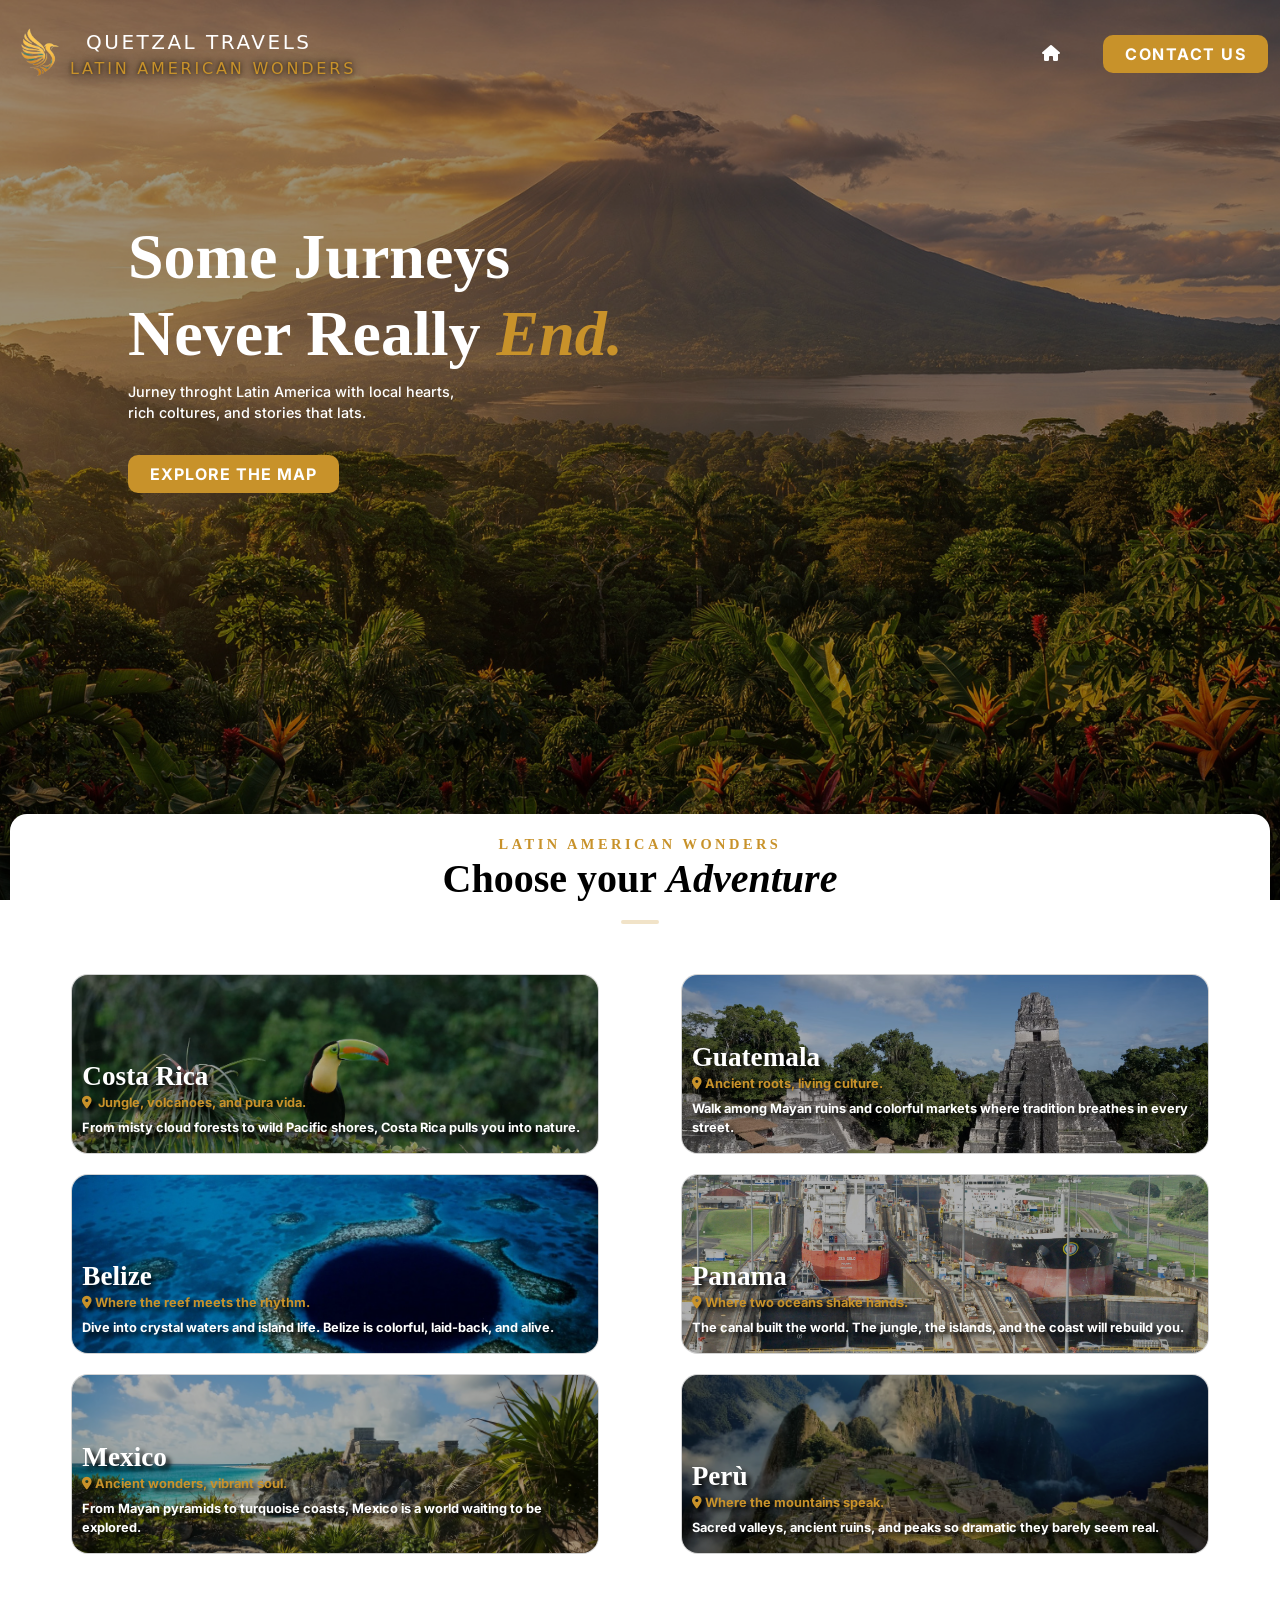
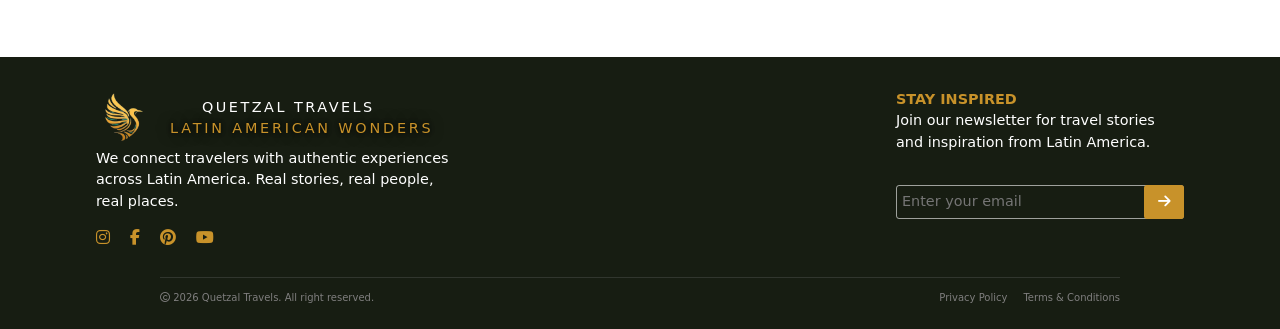
<file: index.html>
<!DOCTYPE html>
<html>

<head>
    <meta charset="UTF-8">
    <meta name="viewport" content="width=device-width, initial-scale=1.0">
    <title>Quetzal Travels</title>
    <link rel="stylesheet" href="css/styles.css">
    <link href="https://cdn.jsdelivr.net/npm/bootstrap@5.3.8/dist/css/bootstrap.min.css" rel="stylesheet"
        integrity="sha384-sRIl4kxILFvY47J16cr9ZwB07vP4J8+LH7qKQnuqkuIAvNWLzeN8tE5YBujZqJLB" crossorigin="anonymous">
    <link rel="stylesheet" href="https://cdnjs.cloudflare.com/ajax/libs/font-awesome/6.5.0/css/all.min.css">
</head>
</head>
<!-- Start Hero of Hero-Section -->
<section class="Hero-Section">
    <img src="images/Immagine Principale.jpg" alt="Immagine di background" class="BackImage">

    <div class="Oscurante">
    </div>

    <div class="Hero">
        <nav class="navbar navbar-expand-lg">
            <div class="container-fluid">

                <img src="images/Logo.png" alt="Logo" class="Logo">

                <div class="InterFont">
                    <p class="navbar-brand ms-3  m-0 p-0 text-white">QUETZAL TRAVELS</p>
                    <p class="text-center m-0 GoldText Shadow">LATIN AMERICAN WONDERS</p>
                </div>

                <div class="d-flex ms-auto">
                    <div class="d-flex align-items-center me-4 NavOptions">
                        <a href="#"><i class="fa-solid fa-house"></i></a>
                    </div>

                    <button class="navbar-toggler" type="button" data-bs-toggle="collapse"
                        data-bs-target="#navbarSupportedContent" aria-controls="navbarSupportedContent"
                        aria-expanded="false" aria-label="Toggle navigation">
                        <span class="navbar-toggler-icon"></span>
                    </button>

                    <div class="collapse navbar-collapse" id="navbarSupportedContent">
                        <button class="ContactButton"
                            onclick="alert('Non ho un agenzia, sono in terza superiore prof.\n(però sò le basi di javascript.)')">CONTACT
                            US</button>
                    </div>
                </div>
            </div>
        </nav>

        <div class="OverText">
            <h1>Some Jurneys <br> Never Really <i class="GoldText">End.</i> </h1>
            <p>Jurney throght Latin America with local hearts, <br> rich coltures, and stories that lats.</p>
            <a href="pages/Explore.html"><button class="ExploreButton">EXPLORE THE MAP</button></a>
        </div>
    </div>
</section>

<!--Start of Main Section-->
<section>
    <div class="Main">
        <div class="MainText">
            <p class="GoldText PlayfairFont">LATIN AMERICAN WONDERS</p>
            <h2>Choose your <i>Adventure</i></h2>
            <hr class="line GoldText">
        </div>

        <div class="grid-container">
            <div class="card item">
                <a href="pages/CostaRica.html">
                    <div class="Oscurante2">
                    </div>
                </a>
                <div class="OverCard">
                    <h5>Costa Rica</h5>
                    <p class="GoldText"> <i class="fa-solid fa-location-dot"> </i> Jungle, volcanoes, and pura vida.
                    </p>
                    <p>From misty cloud forests to wild Pacific shores, Costa Rica pulls you into nature.</p>
                </div>
                <img src="images/Costa Rica card index.jpeg" alt="Costa Rica" class="w-100 h-100">
            </div>

            <div class="card item">
                <a href="pages/Guatemala.html">
                    <div class="Oscurante2">
                    </div>
                </a>

                <img src="images/Guatemala card Index.avif" alt="Guatemala" class="w-100 h-100">
                <div class="OverCard">
                    <h5>Guatemala</h5>
                    <p class="GoldText "> <i class="fa-solid fa-location-dot"> </i>Ancient roots, living culture.</p>
                    <p>Walk among Mayan ruins and colorful markets where tradition breathes in every street.</p>
                </div>
            </div>

            <div class="card item">
                <a href="pages/Belize.html">
                    <div class="Oscurante2">
                    </div>
                </a>

                <img src="images/Belize card index.jpg" alt="Belize" class="w-100 h-100">
                <div class="OverCard">
                    <h5>Belize</h5>
                    <p class="GoldText"> <i class="fa-solid fa-location-dot"></i>Where the reef meets the rhythm.</p>
                    <p>Dive into crystal waters and island life. Belize is colorful, laid-back, and alive.</p>
                </div>
            </div>

            <div class="card item">
                <a href="pages/Panama.html">
                    <div class="Oscurante2">
                    </div>
                </a>

                <img src="images/Panama card index.jpg" alt="Panama" class="w-100 h-100">
                <div class="OverCard">
                    <h5>Panama</h5>
                    <p class="GoldText"> <i class="fa-solid fa-location-dot"></i>Where two oceans shake hands.</p>
                    <p>The canal built the world. The jungle, the islands, and the coast will rebuild you.</p>
                </div>
            </div>

            <div class="card item">
                <a href="pages/Mexico.html">
                    <div class="Oscurante2">
                    </div>
                </a>

                <img src="images/Mexico card index.jpg" alt="Mexico" class="w-100 h-100">
                <div class="OverCard">
                    <h5>Mexico</h5>
                    <p class="GoldText"> <i class="fa-solid fa-location-dot"></i>Ancient wonders, vibrant soul.</p>
                    <p>From Mayan pyramids to turquoise coasts, Mexico is a world waiting to be explored.</p>
                </div>
            </div>

            <div class="card item">
                <a href="pages/Peru.html">
                    <div class="Oscurante2">
                    </div>
                </a>

                <img src="images/Perù card index.jpg" alt="Perù" class="w-100 h-100">
                <div class="OverCard">
                    <h5>Perù</h5>
                    <p class="GoldText"> <i class="fa-solid fa-location-dot"></i>Where the mountains speak.</p>
                    <p>Sacred valleys, ancient ruins, and peaks so dramatic they barely seem real.</p>
                </div>
            </div>
        </div>
    </div>
</section>

<!--Start of Footer Section-->
<section>

    <div class="GreenDiv">
        <p></p>
    </div>

    <div class="Footer">
        <div class="Fleft">
            <div class="d-flex">
                <img src="images/Logo.png" alt="Logo" class="Logo">
                <div class="InterFont SocialSide">
                    <p class="navbar-brand ms-5 m-0 p-0 text-white">QUETZAL TRAVELS</p>
                    <p class="text-center ms-3 m-0 GoldText Shadow">LATIN AMERICAN WONDERS</p>
                </div>
            </div>

            <p class="text-white">We connect travelers with authentic experiences <br> across Latin America. Real
                stories, real people, <br> real places.</p>

            <div class="Socials">
                <a href="https://www.instagram.com/costarica/" target="_blank">
                    <i class="fa-brands fa-instagram">

                    </i>
                </a>

                <a href="https://www.facebook.com/CostaRicaViews?locale=it_IT" target="_blank">
                    <i class="fa-brands fa-facebook-f">

                    </i>
                </a>

                <a href="https://it.pinterest.com/search/pins/?q=America%20Latina%20natura&rs=typed" target="_blank">
                    <i class="fa-brands fa-pinterest">

                    </i>
                </a>

                <a href="https://www.youtube.com/results?search_query=Latin+America+nature" target="_blank">
                    <i class="fa-brands fa-youtube">
                    </i>
                </a>
            </div>
        </div>

        <div class="Fright">
            <p class="GoldText InterFont fw-semibold m-0">STAY INSPIRED</p>

            <div class="mb-3">
                <p class="text-white">Join our newsletter for travel stories <br> and inspiration from Latin America.
                </p>
            </div>

            <div class="EnterEmail">
                <input type="email" placeholder="Enter your email">
                <button onclick="alert('Thank you for joining Quetzal Travels.\nAdventure awaits.')"><i
                        class="fa-solid fa-arrow-right"></i></button>
            </div>
        </div>

        <hr class="hr">

        <div class="d-flex justify-content-between w-100 Copiright">
            <div>
                <p><i class="fa-regular fa-copyright"></i> 2026 Quetzal Travels. All right reserved.</p>
            </div>
            <div class="d-flex gap-3">
                <p>Privacy Policy</p>
                <p>Terms & Conditions</p>
            </div>
        </div>
    </div>
</section>

<body>
    <script src="https://cdn.jsdelivr.net/npm/bootstrap@5.3.8/dist/js/bootstrap.bundle.min.js"
        integrity="sha384-FKyoEForCGlyvwx9Hj09JcYn3nv7wiPVlz7YYwJrWVcXK/BmnVDxM+D2scQbITxI"
        crossorigin="anonymous"></script>
</body>

</html>
</file>
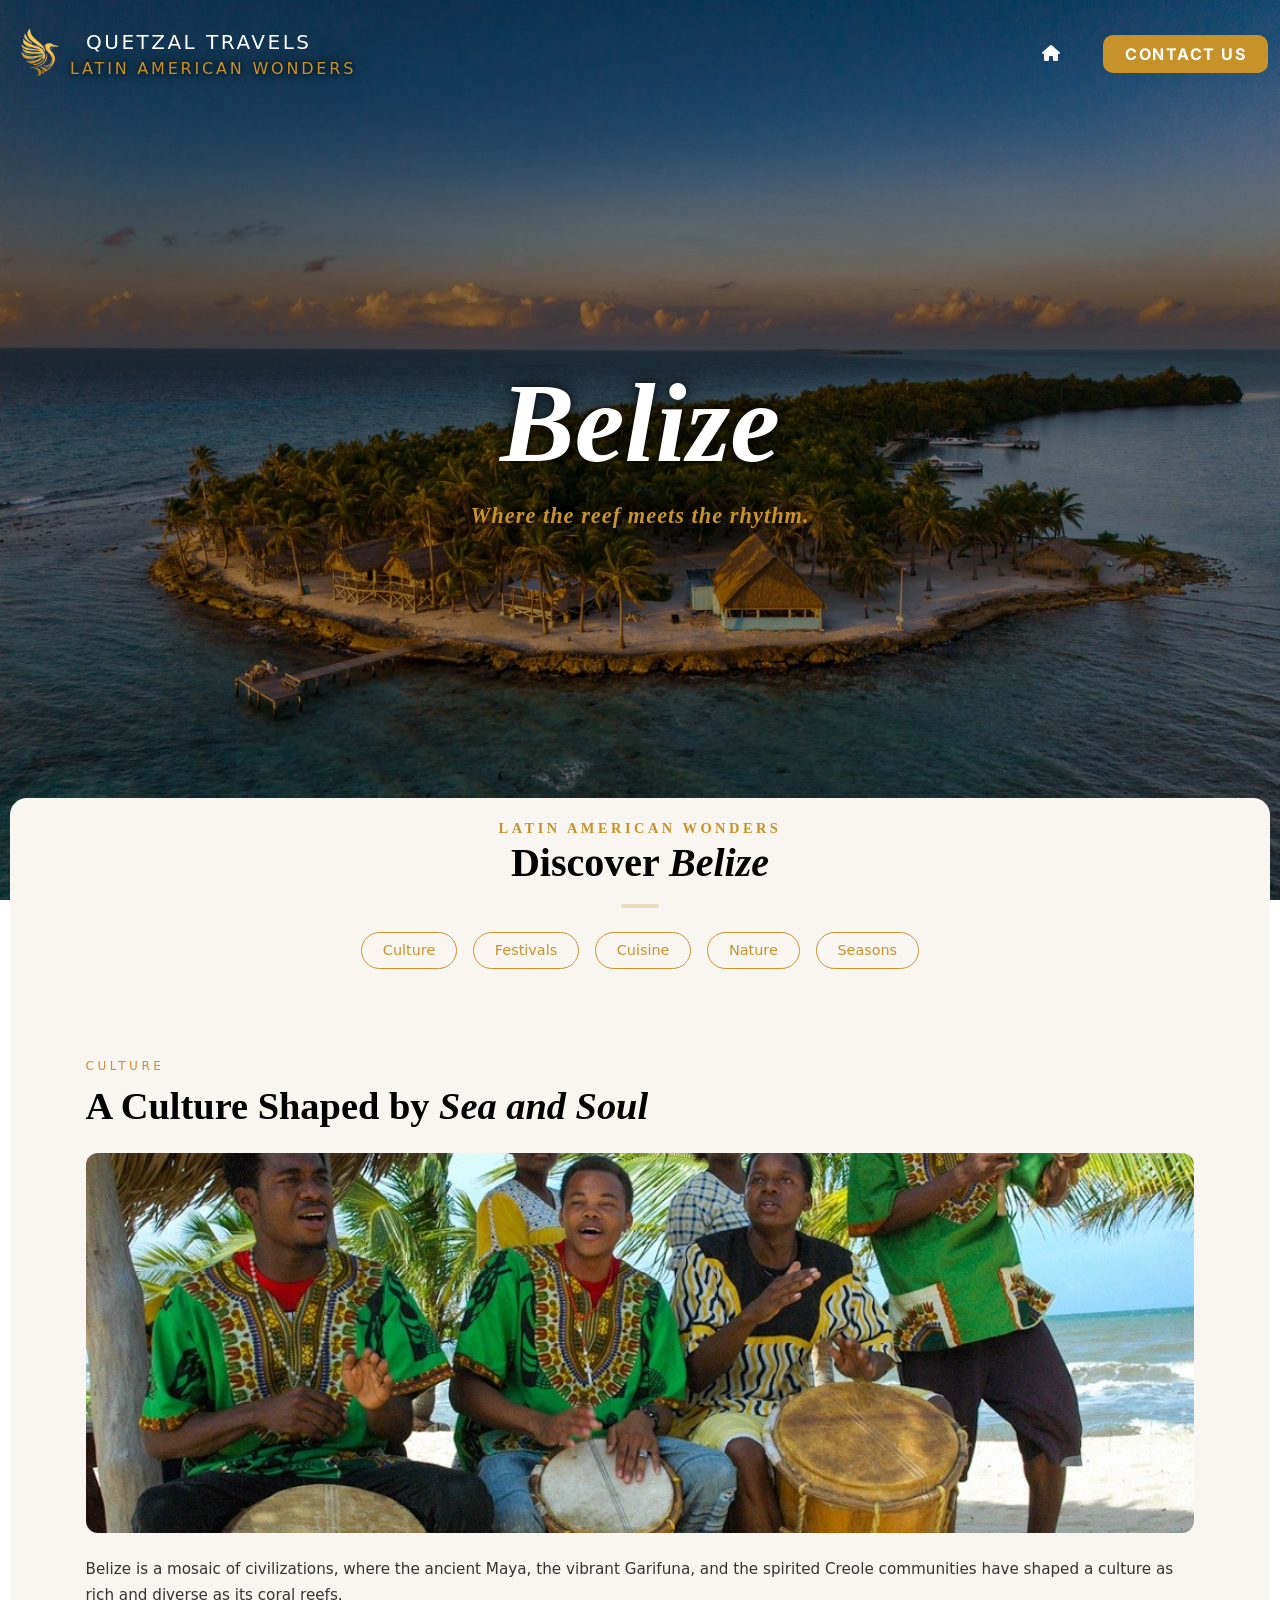
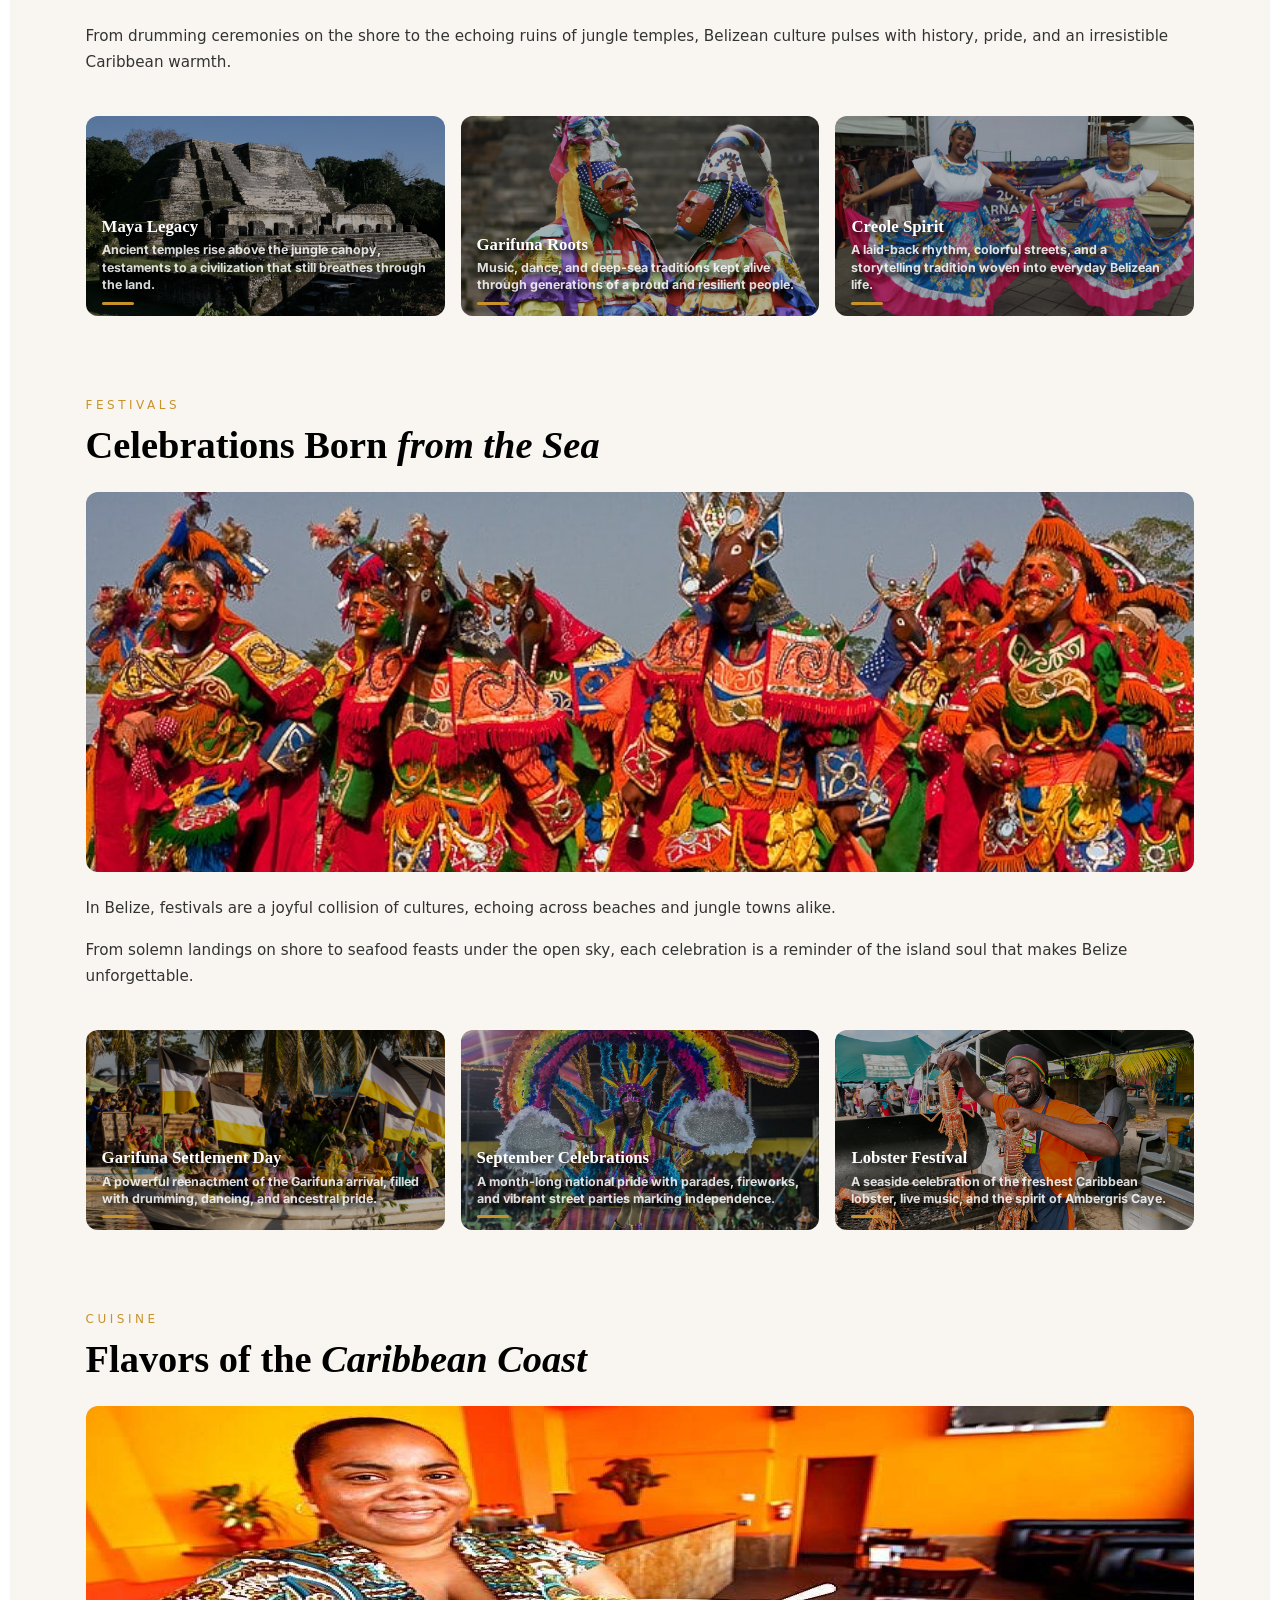
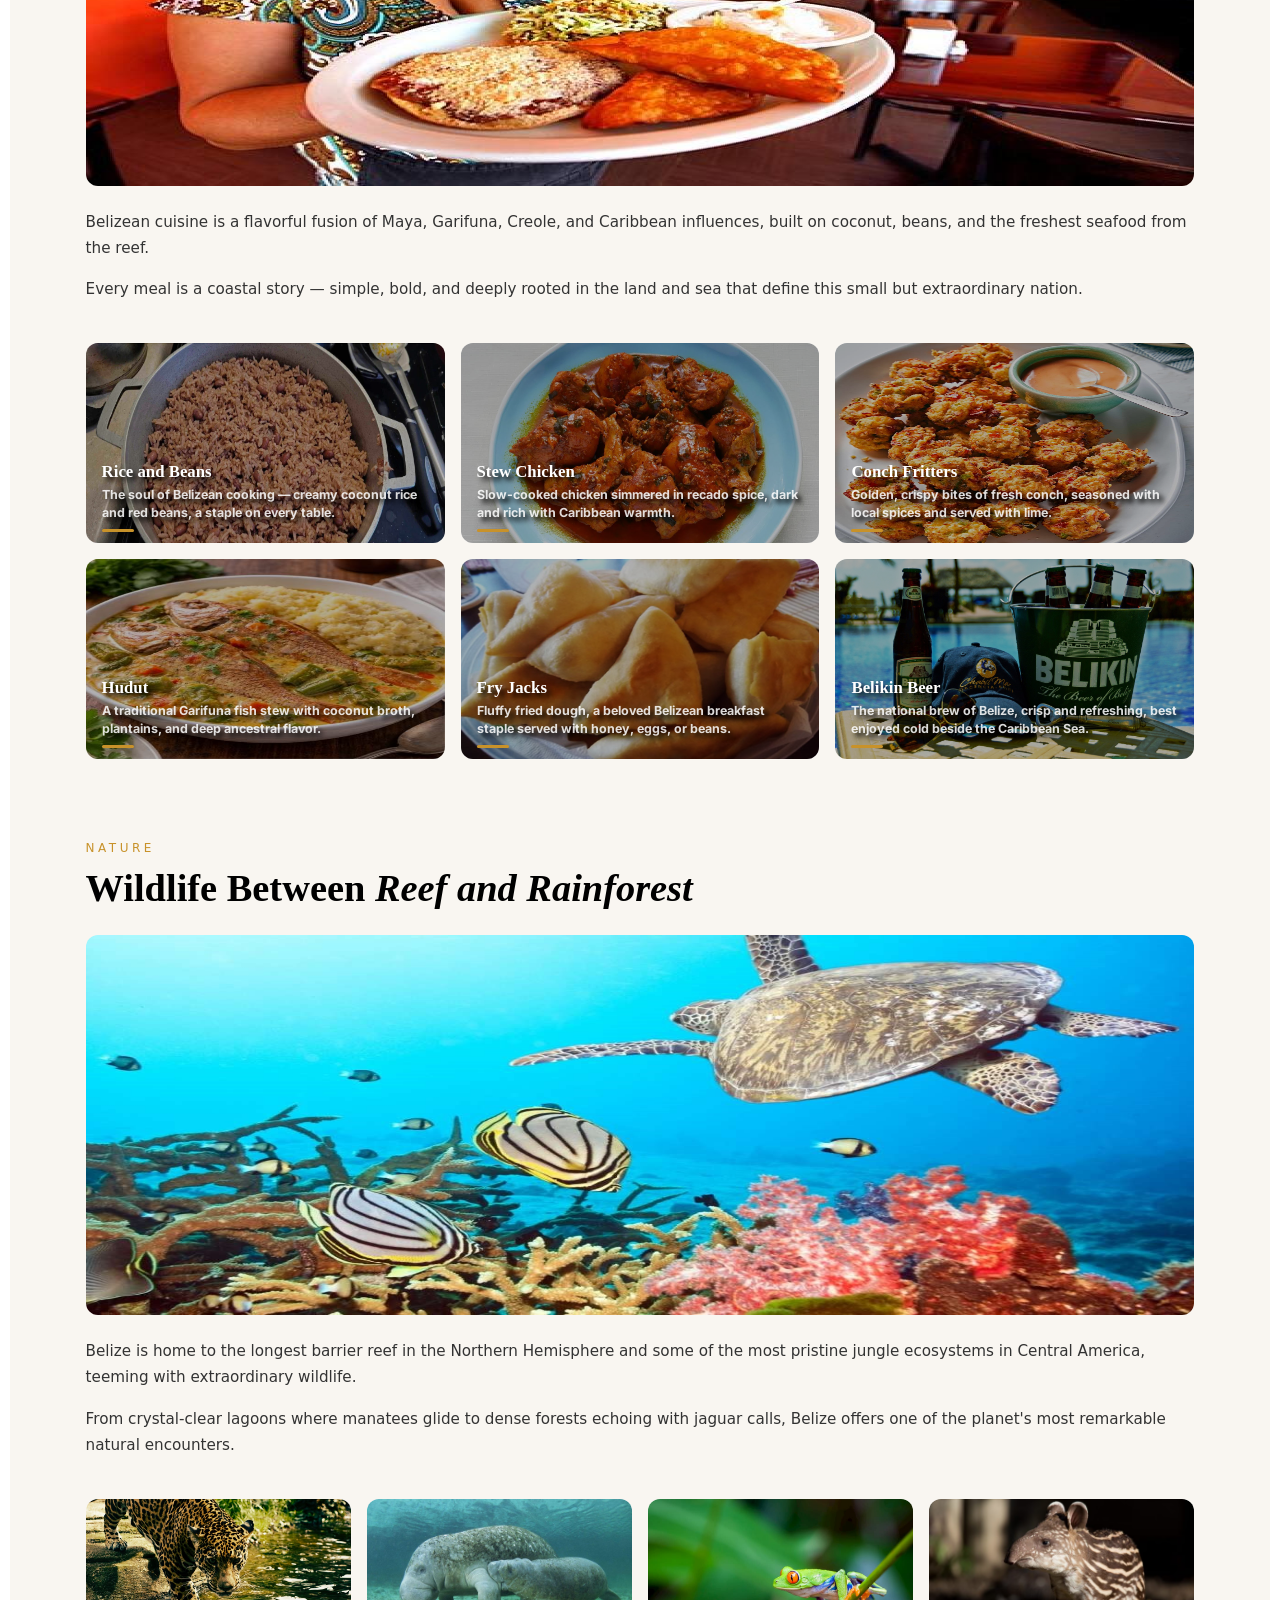
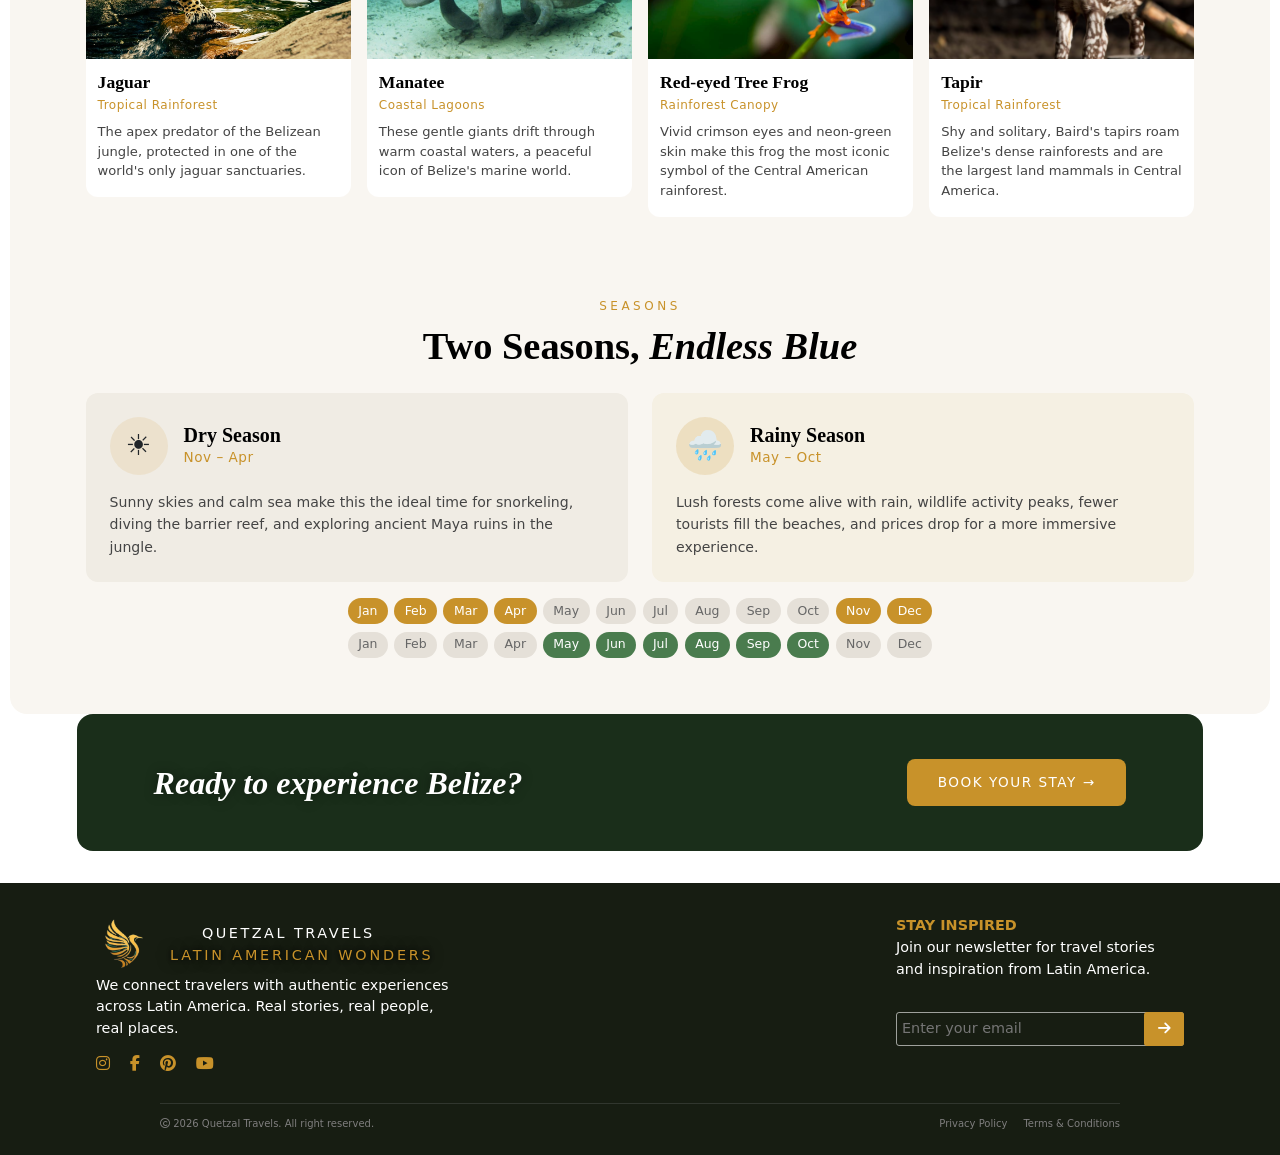
<file: pages/Belize.html>
<!DOCTYPE html>
<html>

<head>
    <meta charset="UTF-8">
    <meta name="viewport" content="width=device-width, initial-scale=1.0">
    <title>Belize — Quetzal Travels</title>
    <link href="https://cdn.jsdelivr.net/npm/bootstrap@5.3.8/dist/css/bootstrap.min.css" rel="stylesheet"
        integrity="sha384-sRIl4kxILFvY47J16cr9ZwB07vP4J8+LH7qKQnuqkuIAvNWLzeN8tE5YBujZqJLB" crossorigin="anonymous">
    <link rel="stylesheet" href="https://cdnjs.cloudflare.com/ajax/libs/font-awesome/6.5.0/css/all.min.css">
    <link rel="stylesheet" href="../css/styles.css">
    <link rel="stylesheet" href="../css/CostaRica.css">
</head>

<body>
    <!-- Start Hero of Hero-Section -->
    <section class="Hero-Section">
        <img src="../images/Belize header (paese) (principale).jpg" alt="Belize panorama" class="BackImage">

        <div class="Oscurante"></div>

        <div class="Hero">
            <nav class="navbar navbar-expand-lg">
                <div class="container-fluid">

                    <img src="../images/Logo.png" alt="Logo" class="Logo">

                    <div class="InterFont">
                        <p class="navbar-brand ms-3 m-0 p-0 text-white">QUETZAL TRAVELS</p>
                        <p class="text-center m-0 GoldText Shadow">LATIN AMERICAN WONDERS</p>
                    </div>

                    <div class="d-flex ms-auto">
                        <div class="d-flex align-items-center me-4 NavOptions">
                            <a href="../index.html"><i class="fa-solid fa-house"></i></a>
                        </div>

                        <button class="navbar-toggler" type="button" data-bs-toggle="collapse"
                            data-bs-target="#navbarSupportedContent" aria-controls="navbarSupportedContent"
                            aria-expanded="false" aria-label="Toggle navigation">
                            <span class="navbar-toggler-icon"></span>
                        </button>

                        <div class="collapse navbar-collapse" id="navbarSupportedContent">
                            <button class="ContactButton"
                                onclick="alert('Non ho un agenzia, sono in terza superiore prof.\n(però sò le basi di javascript.)')">CONTACT
                                US</button>
                        </div>
                    </div>
                </div>
            </nav>
        </div>

        <div class="HeroCenter">
            <h1 class="HeroTitle PlayfairFont"><i>Belize</i></h1>
            <p class="HeroSubtitle GoldText PlayfairFont"><i>Where the reef meets the rhythm.</i></p>
        </div>
    </section>

    <!--Start of Main Section-->
    <section>
        <div class="Main">

            <div class="MainText">
                <p class="GoldText PlayfairFont">LATIN AMERICAN WONDERS</p>
                <h2>Discover <i>Belize</i></h2>
                <hr class="line GoldText">
            </div>

            <div class="NavPills">
                <a href="#culture" class="Pill">Culture</a>
                <a href="#festivals" class="Pill">Festivals</a>
                <a href="#cuisine" class="Pill">Cuisine</a>
                <a href="#nature" class="Pill">Nature</a>
                <a href="#seasons" class="Pill">Seasons</a>
            </div>

            <!-- SEZIONE CULTURA -->
            <div class="Section" id="culture">
                <p class="Label GoldText InterFont">CULTURE</p>
                <h2 class="SectionTitle PlayfairFont">A Culture Shaped by <i>Sea and Soul</i></h2>
                <img src="../images/Belize culture (paese) (principale).jpg" alt="Belizean culture" class="SectionImg">
                <p class="SectionText InterFont">Belize is a mosaic of civilizations, where the ancient Maya, the
                    vibrant
                    Garifuna, and the spirited Creole communities have shaped a culture as rich and diverse as its
                    coral reefs.</p>
                <p class="SectionText InterFont">From drumming ceremonies on the shore to the echoing ruins of jungle
                    temples, Belizean culture pulses with history, pride, and an irresistible Caribbean warmth.</p>

                <div class="row g-3 Cards3">
                    <div class="col-12 col-md-6 col-lg-4">
                        <div class="card ImgCard">
                            <img src="../images/Belize culture (paese).jpg" alt="Maya Legacy" class="card-img">
                            <div class="Oscurante2"></div>
                            <div class="card-img-overlay OverCard d-flex flex-column justify-content-end">
                                <h5 class="PlayfairFont">Maya Legacy</h5>
                                <p class="InterFont">Ancient temples rise above the jungle canopy, testaments to a
                                    civilization that still breathes through the land.</p>
                                <div class="CardAccent"></div>
                            </div>
                        </div>
                    </div>

                    <div class="col-12 col-md-6 col-lg-4">
                        <div class="card ImgCard">
                            <img src="../images/Belize culture (paese).webp" alt="Garifuna Roots" class="card-img">
                            <div class="Oscurante2"></div>
                            <div class="card-img-overlay OverCard d-flex flex-column justify-content-end">
                                <h5 class="PlayfairFont">Garifuna Roots</h5>
                                <p class="InterFont">Music, dance, and deep-sea traditions kept alive through
                                    generations
                                    of a proud and resilient people.</p>
                                <div class="CardAccent"></div>
                            </div>
                        </div>
                    </div>

                    <div class="col-12 col-md-6 col-lg-4">
                        <div class="card ImgCard">
                            <img src="../images/Belize culture creol (paese).jpg" alt="Creole Spirit" class="card-img">
                            <div class="Oscurante2"></div>
                            <div class="card-img-overlay OverCard d-flex flex-column justify-content-end">
                                <h5 class="PlayfairFont">Creole Spirit</h5>
                                <p class="InterFont">A laid-back rhythm, colorful streets, and a storytelling tradition
                                    woven into everyday Belizean life.</p>
                                <div class="CardAccent"></div>
                            </div>
                        </div>
                    </div>
                </div>
            </div>

            <!-- SEZIONE FESTE -->
            <div class="Section" id="festivals">
                <p class="Label GoldText InterFont">FESTIVALS</p>
                <h2 class="SectionTitle PlayfairFont">Celebrations Born <i>from the Sea</i></h2>

                <img src="../images/Belize celebrations (paese) (principale).jpg" alt="Belizean festivals"
                    class="SectionImg">

                <p class="SectionText InterFont">In Belize, festivals are a joyful collision of cultures, echoing
                    across beaches and jungle towns alike.</p>
                <p class="SectionText InterFont">From solemn landings on shore to seafood feasts under the open sky,
                    each celebration is a reminder of the island soul that makes Belize unforgettable.</p>

                <div class="row g-3 Cards3">
                    <div class="col-12 col-md-6 col-lg-4">
                        <div class="card ImgCard">
                            <img src="../images/belize settlment day (paese).jpg" alt="Garifuna Settlement Day"
                                class="card-img">
                            <div class="Oscurante2"></div>
                            <div class="card-img-overlay OverCard d-flex flex-column justify-content-end">
                                <h5 class="PlayfairFont">Garifuna Settlement Day</h5>
                                <p class="InterFont">A powerful reenactment of the Garifuna arrival, filled with
                                    drumming,
                                    dancing, and ancestral pride.</p>
                                <div class="CardAccent"></div>
                            </div>
                        </div>
                    </div>

                    <div class="col-12 col-md-6 col-lg-4">
                        <div class="card ImgCard">
                            <img src="../images/Belize celebrations september (paese).jpeg" alt="September Celebrations"
                                class="card-img">
                            <div class="Oscurante2"></div>
                            <div class="card-img-overlay OverCard d-flex flex-column justify-content-end">
                                <h5 class="PlayfairFont">September Celebrations</h5>
                                <p class="InterFont">A month-long national pride with parades, fireworks, and vibrant
                                    street parties marking independence.</p>
                                <div class="CardAccent"></div>
                            </div>
                        </div>
                    </div>

                    <div class="col-12 col-md-6 col-lg-4">
                        <div class="card ImgCard">
                            <img src="../images/Belize lobster (paese).jpg" alt="Lobster Festival" class="card-img">
                            <div class="Oscurante2"></div>
                            <div class="card-img-overlay OverCard d-flex flex-column justify-content-end">
                                <h5 class="PlayfairFont">Lobster Festival</h5>
                                <p class="InterFont">A seaside celebration of the freshest Caribbean lobster, live
                                    music,
                                    and the spirit of Ambergris Caye.</p>
                                <div class="CardAccent"></div>
                            </div>
                        </div>
                    </div>
                </div>
            </div>

            <!-- SEZIONE CUCINA -->
            <div class="Section fill" id="cuisine">
                <p class="Label GoldText InterFont">CUISINE</p>
                <h2 class="SectionTitle PlayfairFont">Flavors of the <i>Caribbean Coast</i></h2>
                <div class="fill">
                    <img src="../images/Belize food (paese) (principale).jpg" alt="Belizean cuisine" class="SectionImg">
                </div>
                <p class="SectionText InterFont">Belizean cuisine is a flavorful fusion of Maya, Garifuna, Creole, and
                    Caribbean influences, built on coconut, beans, and the freshest seafood from the reef.</p>
                <p class="SectionText InterFont">Every meal is a coastal story — simple, bold, and deeply rooted in the
                    land and sea that define this small but extraordinary nation.</p>

                <div class="row g-3 Cards6">
                    <div class="col-12 col-md-6 col-lg-4">
                        <div class="card ImgCard">
                            <img src="../images/Belize food rice and beans (paese).jpg" alt="Rice and Beans"
                                class="card-img">
                            <div class="Oscurante2"></div>
                            <div class="card-img-overlay OverCard d-flex flex-column justify-content-end">
                                <h5 class="PlayfairFont">Rice and Beans</h5>
                                <p class="InterFont">The soul of Belizean cooking — creamy coconut rice and red beans,
                                    a staple on every table.</p>
                                <div class="CardAccent"></div>
                            </div>
                        </div>
                    </div>

                    <div class="col-12 col-md-6 col-lg-4">
                        <div class="card ImgCard">
                            <img src="../images/Belize stew (paese).jpg" alt="Stew Chicken" class="card-img">
                            <div class="Oscurante2"></div>
                            <div class="card-img-overlay OverCard d-flex flex-column justify-content-end">
                                <h5 class="PlayfairFont">Stew Chicken</h5>
                                <p class="InterFont">Slow-cooked chicken simmered in recado spice, dark and rich with
                                    Caribbean warmth.</p>
                                <div class="CardAccent"></div>
                            </div>
                        </div>
                    </div>

                    <div class="col-12 col-md-6 col-lg-4">
                        <div class="card ImgCard">
                            <img src="../images/Belize conch fritters (paese).jpg" alt="Conch Fritters" class="card-img">
                            <div class="Oscurante2"></div>
                            <div class="card-img-overlay OverCard d-flex flex-column justify-content-end">
                                <h5 class="PlayfairFont">Conch Fritters</h5>
                                <p class="InterFont">Golden, crispy bites of fresh conch, seasoned with local spices
                                    and served with lime.</p>
                                <div class="CardAccent"></div>
                            </div>
                        </div>
                    </div>

                    <div class="col-12 col-md-6 col-lg-4">
                        <div class="card ImgCard">
                            <img src="../images/Belize hudut (paese).jpg" alt="Hudut" class="card-img">
                            <div class="Oscurante2"></div>
                            <div class="card-img-overlay OverCard d-flex flex-column justify-content-end">
                                <h5 class="PlayfairFont">Hudut</h5>
                                <p class="InterFont">A traditional Garifuna fish stew with coconut broth, plantains,
                                    and deep ancestral flavor.</p>
                                <div class="CardAccent"></div>
                            </div>
                        </div>
                    </div>

                    <div class="col-12 col-md-6 col-lg-4">
                        <div class="card ImgCard">
                            <img src="../images/Belizie fry jacks (paese).jpg" alt="Fry Jacks" class="card-img">
                            <div class="Oscurante2"></div>
                            <div class="card-img-overlay OverCard d-flex flex-column justify-content-end">
                                <h5 class="PlayfairFont">Fry Jacks</h5>
                                <p class="InterFont">Fluffy fried dough, a beloved Belizean breakfast staple served
                                    with honey, eggs, or beans.</p>
                                <div class="CardAccent"></div>
                            </div>
                        </div>
                    </div>

                    <div class="col-12 col-md-6 col-lg-4">
                        <div class="card ImgCard">
                            <img src="../images/Belize belikin beer (paese).jpg" alt="Belikin Beer" class="card-img">
                            <div class="Oscurante2"></div>
                            <div class="card-img-overlay OverCard d-flex flex-column justify-content-end">
                                <h5 class="PlayfairFont">Belikin Beer</h5>
                                <p class="InterFont">The national brew of Belize, crisp and refreshing, best enjoyed
                                    cold beside the Caribbean Sea.</p>
                                <div class="CardAccent"></div>
                            </div>
                        </div>
                    </div>
                </div>
            </div>

            <!-- SEZIONE NATURA -->
            <div class="Section" id="nature">
                <p class="Label GoldText InterFont">NATURE</p>
                <h2 class="SectionTitle PlayfairFont">Wildlife Between <i>Reef and Rainforest</i></h2>
                <div class="fill">
                    <img src="../images/Belize animali (paese) (principale).jpg" alt="Belizean rainforest"
                        class="SectionImg">
                </div>
                <p class="SectionText InterFont">Belize is home to the longest barrier reef in the Northern Hemisphere
                    and some of the most pristine jungle ecosystems in Central America, teeming with extraordinary
                    wildlife.</p>
                <p class="SectionText InterFont">From crystal-clear lagoons where manatees glide to dense forests
                    echoing with jaguar calls, Belize offers one of the planet's most remarkable natural encounters.</p>

                <div class="row g-3 Cards4">
                    <div class="col-12 col-sm-6 col-lg-3">
                        <div class="AnimalCard">
                            <img src="../images/Belize nature jaguar (paese).jpg" alt="Jaguar" class="AnimalImg">
                            <div class="AnimalInfo">
                                <h5 class="AnimalName PlayfairFont">Jaguar</h5>
                                <p class="AnimalHabitat GoldText InterFont">Tropical Rainforest</p>
                                <p class="AnimalDesc InterFont">The apex predator of the Belizean jungle, protected in
                                    one of the world's only jaguar sanctuaries.</p>
                            </div>
                        </div>
                    </div>

                    <div class="col-12 col-sm-6 col-lg-3">
                        <div class="AnimalCard">
                            <img src="../images/Belize manetee (paese).jpg" alt="Manatee" class="AnimalImg">
                            <div class="AnimalInfo">
                                <h5 class="AnimalName PlayfairFont">Manatee</h5>
                                <p class="AnimalHabitat GoldText InterFont">Coastal Lagoons</p>
                                <p class="AnimalDesc InterFont">These gentle giants drift through warm coastal waters,
                                    a peaceful icon of Belize's marine world.</p>
                            </div>
                        </div>
                    </div>

                    <div class="col-12 col-sm-6 col-lg-3">
                        <div class="AnimalCard">
                            <img src="../images/Beliize raganella (paese).jpg" alt="Red-eyed Tree Frog" class="AnimalImg">
                            <div class="AnimalInfo">
                                <h5 class="AnimalName PlayfairFont">Red-eyed Tree Frog</h5>
                                <p class="AnimalHabitat GoldText InterFont">Rainforest Canopy</p>
                                <p class="AnimalDesc InterFont">Vivid crimson eyes and neon-green skin make this frog
                                    the most iconic symbol of the Central American rainforest.</p>
                            </div>
                        </div>
                    </div>

                    <div class="col-12 col-sm-6 col-lg-3">
                        <div class="AnimalCard">
                            <img src="../images/Belize tapiro (paese).avif" alt="Tapiro" class="AnimalImg">
                            <div class="AnimalInfo">
                                <h5 class="AnimalName PlayfairFont">Tapir</h5>
                                <p class="AnimalHabitat GoldText InterFont">Tropical Rainforest</p>
                                <p class="AnimalDesc InterFont">Shy and solitary, Baird's tapirs roam Belize's dense
                                    rainforests and are the largest land mammals in Central America.</p>
                            </div>
                        </div>
                    </div>
                </div>
            </div>

            <!-- SEZIONE STAGIONI -->
            <div class="Section" id="seasons">
                <p class="Label GoldText InterFont text-center">SEASONS</p>
                <h2 class="SectionTitle PlayfairFont text-center">Two Seasons, <i>Endless Blue</i></h2>

                <div class="Stagioni">
                    <div class="SeasonCard">
                        <div class="d-flex align-items-center gap-3 mb-3">
                            <div class="SeasonIcon">☀️</div>
                            <div>
                                <h5 class="SeasonName PlayfairFont m-0">Dry Season</h5>
                                <p class="SeasonDates GoldText InterFont m-0">Nov – Apr</p>
                            </div>
                        </div>
                        <p class="SeasonDesc InterFont">Sunny skies and calm sea make this the ideal time for
                            snorkeling, diving the barrier reef, and exploring ancient Maya ruins in the jungle.</p>
                    </div>

                    <div class="SeasonCard SeasonCardDry">
                        <div class="d-flex align-items-center gap-3 mb-3">
                            <div class="SeasonIcon SeasonIconDry">🌧️</div>
                            <div>
                                <h5 class="SeasonName PlayfairFont m-0">Rainy Season</h5>
                                <p class="SeasonDates GoldText InterFont m-0">May – Oct</p>
                            </div>
                        </div>
                        <p class="SeasonDesc InterFont">Lush forests come alive with rain, wildlife activity peaks,
                            fewer tourists fill the beaches, and prices drop for a more immersive experience.</p>
                    </div>
                </div>

                <div class="MonthRow InterFont">
                    <span class="Month MonthGold">Jan</span>
                    <span class="Month MonthGold">Feb</span>
                    <span class="Month MonthGold">Mar</span>
                    <span class="Month MonthGold">Apr</span>
                    <span class="Month">May</span>
                    <span class="Month">Jun</span>
                    <span class="Month">Jul</span>
                    <span class="Month">Aug</span>
                    <span class="Month">Sep</span>
                    <span class="Month">Oct</span>
                    <span class="Month MonthGold">Nov</span>
                    <span class="Month MonthGold">Dec</span>
                </div>

                <div class="MonthRow InterFont">
                    <span class="Month">Jan</span>
                    <span class="Month">Feb</span>
                    <span class="Month">Mar</span>
                    <span class="Month">Apr</span>
                    <span class="Month MonthGreen">May</span>
                    <span class="Month MonthGreen">Jun</span>
                    <span class="Month MonthGreen">Jul</span>
                    <span class="Month MonthGreen">Aug</span>
                    <span class="Month MonthGreen">Sep</span>
                    <span class="Month MonthGreen">Oct</span>
                    <span class="Month">Nov</span>
                    <span class="Month">Dec</span>
                </div>
            </div>

        </div>
    </section>

    <section>
        <div class="BookSection">
            <p class="BookText PlayfairFont"><i>Ready to experience Belize?</i></p>
            <a href="https://www.booking.com/country/bz.it.html" target="_blank">
                <button class="BookButton InterFont">BOOK YOUR STAY →</button>
            </a>
        </div>
    </section>

    <!--Start of Footer Section-->
    <section>
        <div class="Footer">
            <div class="Fleft">
                <div class="d-flex">
                    <img src="../images/Logo.png" alt="Logo" class="Logo">
                    <div class="InterFont SocialSide">
                        <p class="navbar-brand ms-5 m-0 p-0 text-white">QUETZAL TRAVELS</p>
                        <p class="text-center ms-3 m-0 GoldText Shadow">LATIN AMERICAN WONDERS</p>
                    </div>
                </div>

                <p class="text-white">We connect travelers with authentic experiences <br> across Latin America. Real
                    stories, real people, <br> real places.</p>

                <div class="Socials">
                    <a href="https://www.instagram.com/costarica/" target="_blank">
                        <i class="fa-brands fa-instagram"></i>
                    </a>
                    <a href="https://www.facebook.com/CostaRicaViews?locale=it_IT" target="_blank">
                        <i class="fa-brands fa-facebook-f"></i>
                    </a>
                    <a href="https://it.pinterest.com/search/pins/?q=America%20Latina%20natura&rs=typed"
                        target="_blank">
                        <i class="fa-brands fa-pinterest"></i>
                    </a>
                    <a href="https://www.youtube.com/results?search_query=Latin+America+nature" target="_blank">
                        <i class="fa-brands fa-youtube"></i>
                    </a>
                </div>
            </div>

            <div class="Fright">
                <p class="GoldText InterFont fw-semibold m-0">STAY INSPIRED</p>

                <div class="mb-3">
                    <p class="text-white">Join our newsletter for travel stories <br> and inspiration from Latin
                        America.</p>
                </div>

                <div class="EnterEmail">
                    <input type="email" placeholder="Enter your email">
                    <button onclick="alert('Thank you for joining Quetzal Travels.\nAdventure awaits.')"><i
                            class="fa-solid fa-arrow-right"></i></button>
                </div>
            </div>

            <hr class="hr">

            <div class="d-flex justify-content-between w-100 Copiright">
                <div>
                    <p><i class="fa-regular fa-copyright"></i> 2026 Quetzal Travels. All right reserved.</p>
                </div>
                <div class="d-flex gap-3">
                    <p>Privacy Policy</p>
                    <p>Terms & Conditions</p>
                </div>
            </div>
        </div>
    </section>

    <script src="https://cdn.jsdelivr.net/npm/bootstrap@5.3.8/dist/js/bootstrap.bundle.min.js"
        integrity="sha384-FKyoEForCGlyvwx9Hj09JcYn3nv7wiPVlz7YYwJrWVcXK/BmnVDxM+D2scQbITxI"
        crossorigin="anonymous"></script>
</body>

</html>
</file>
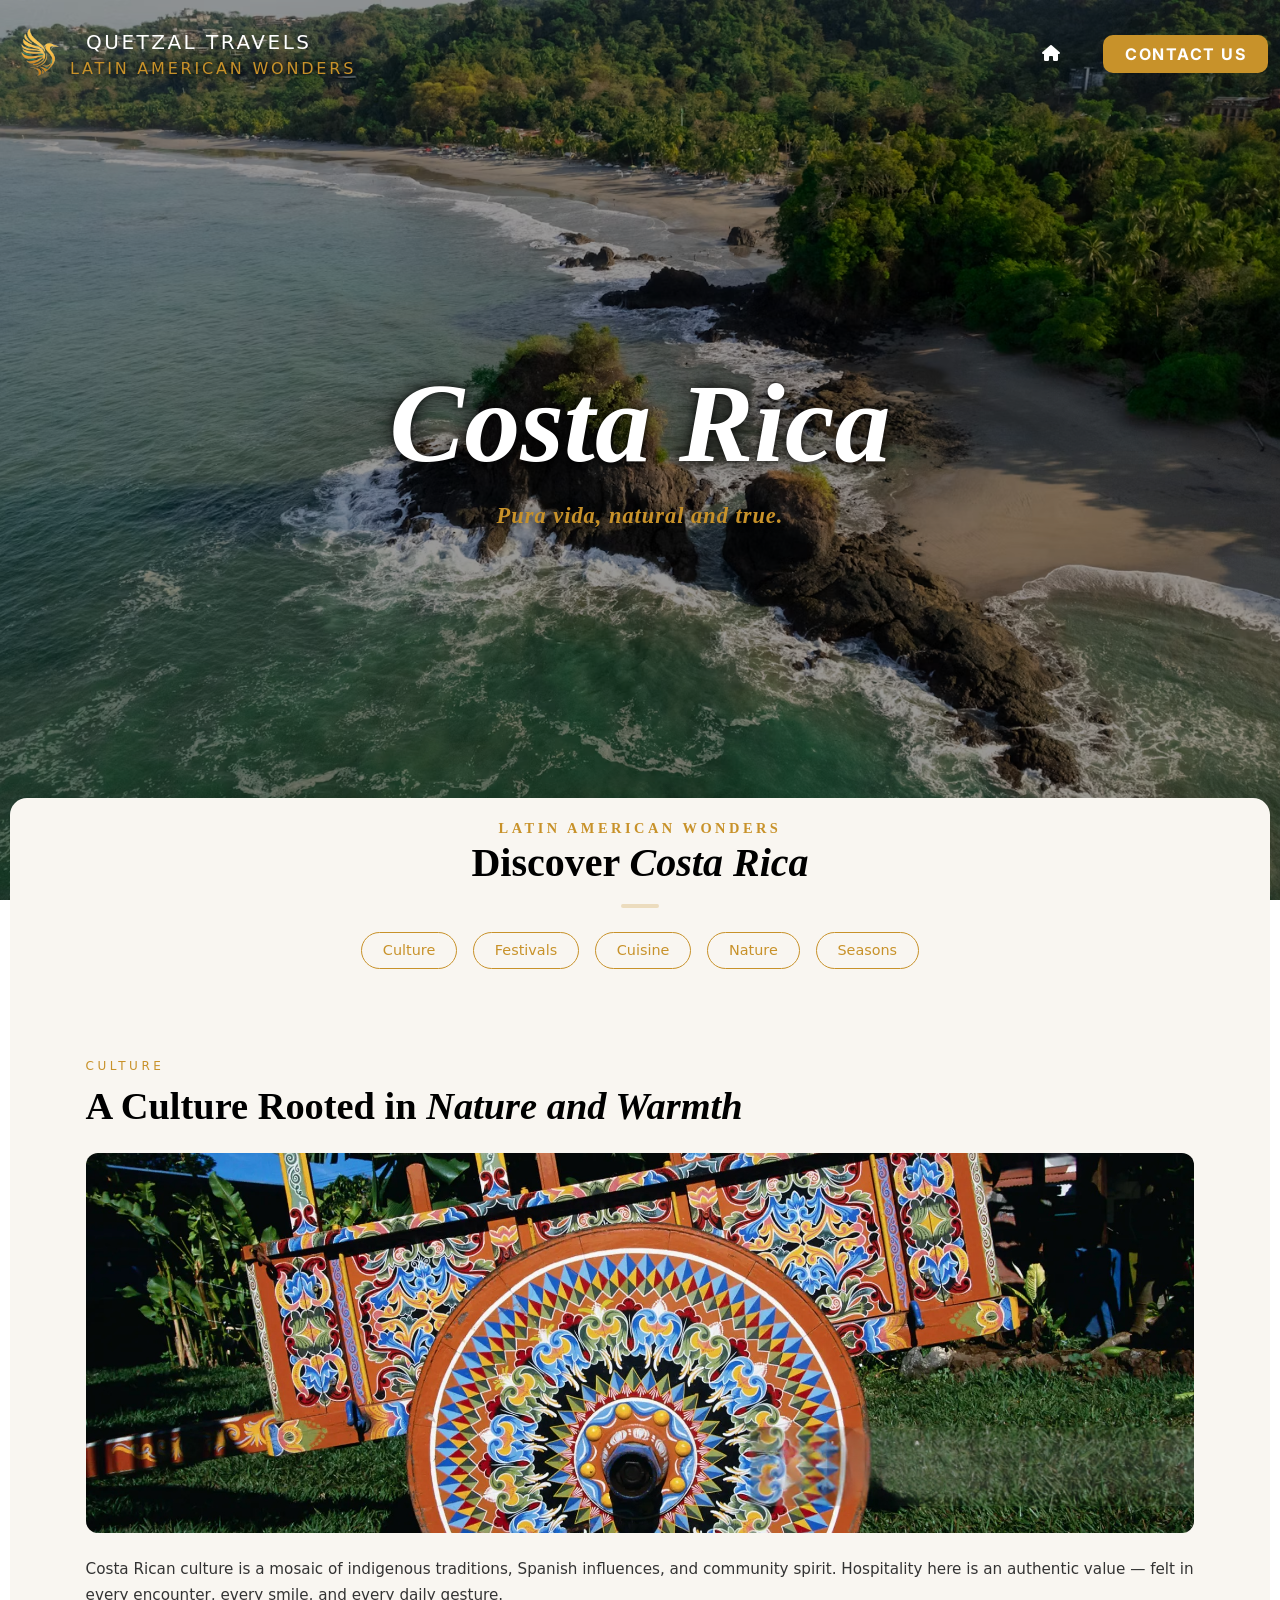
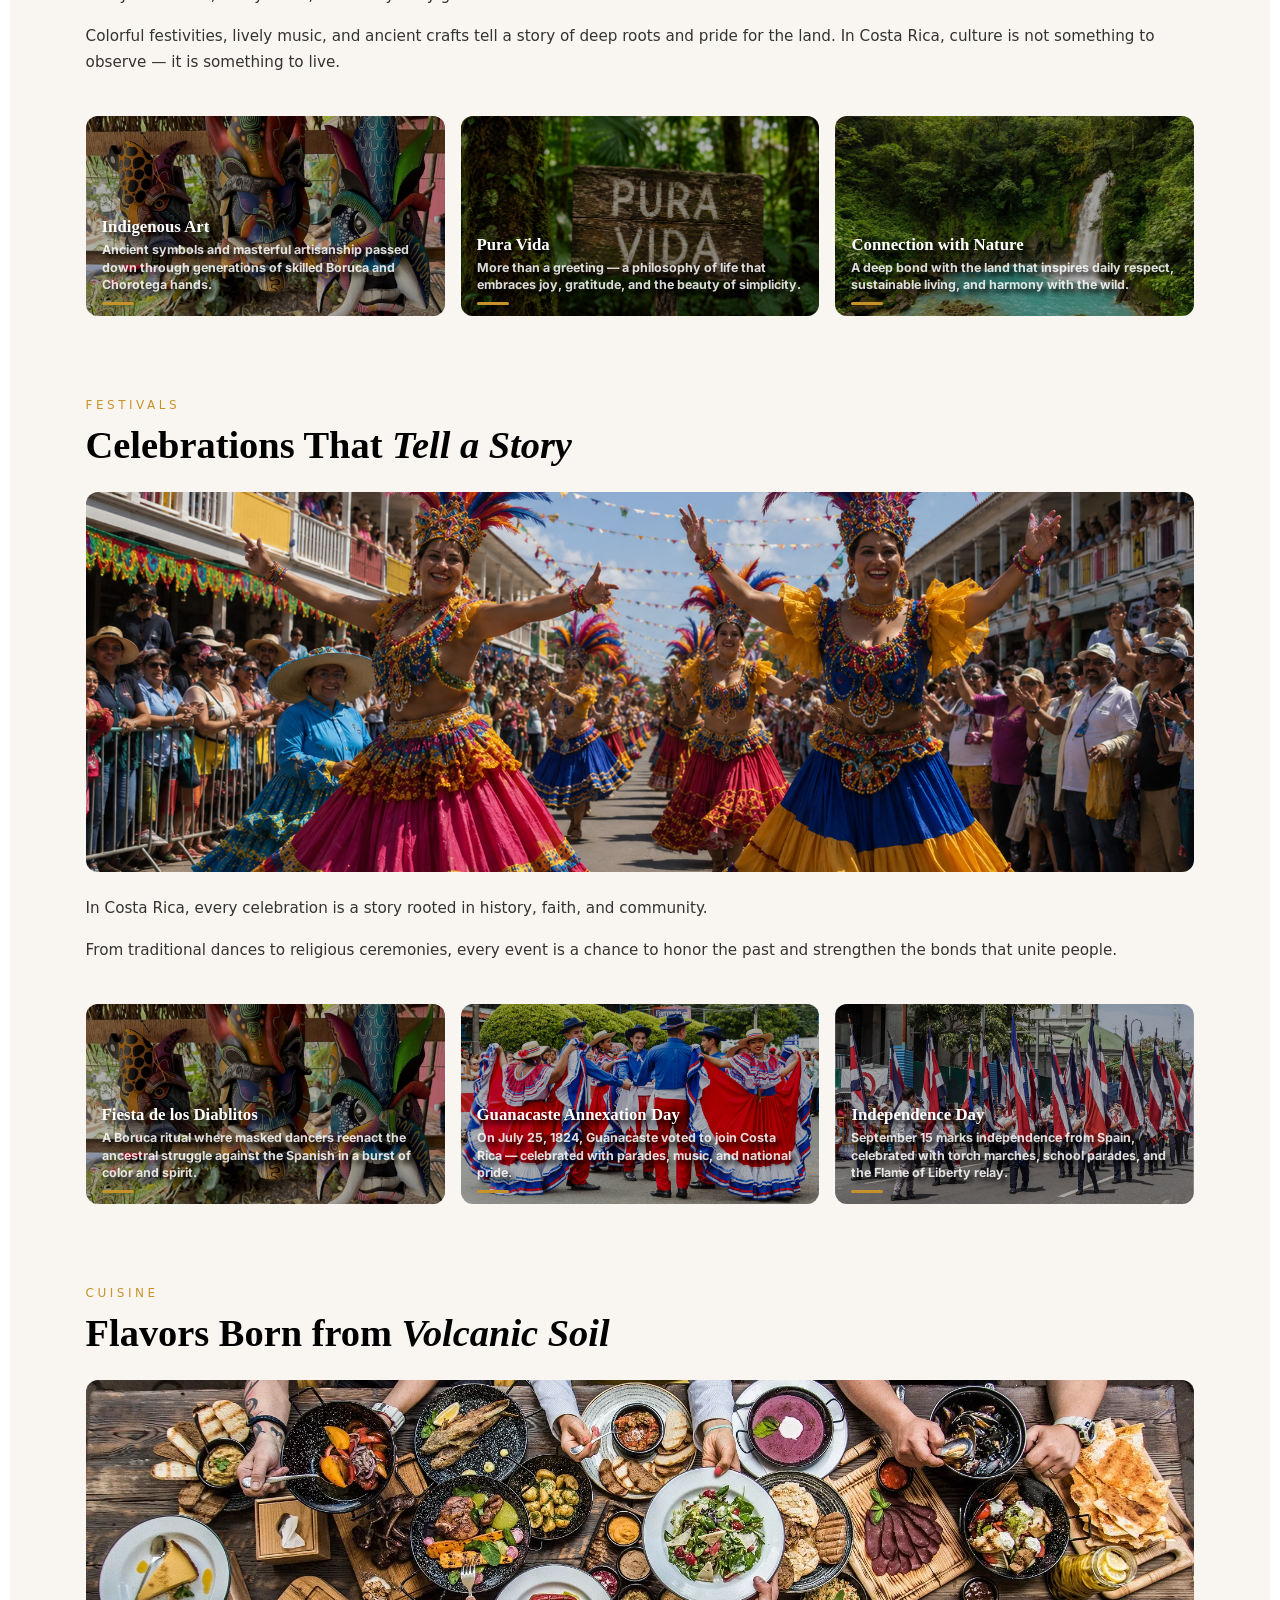
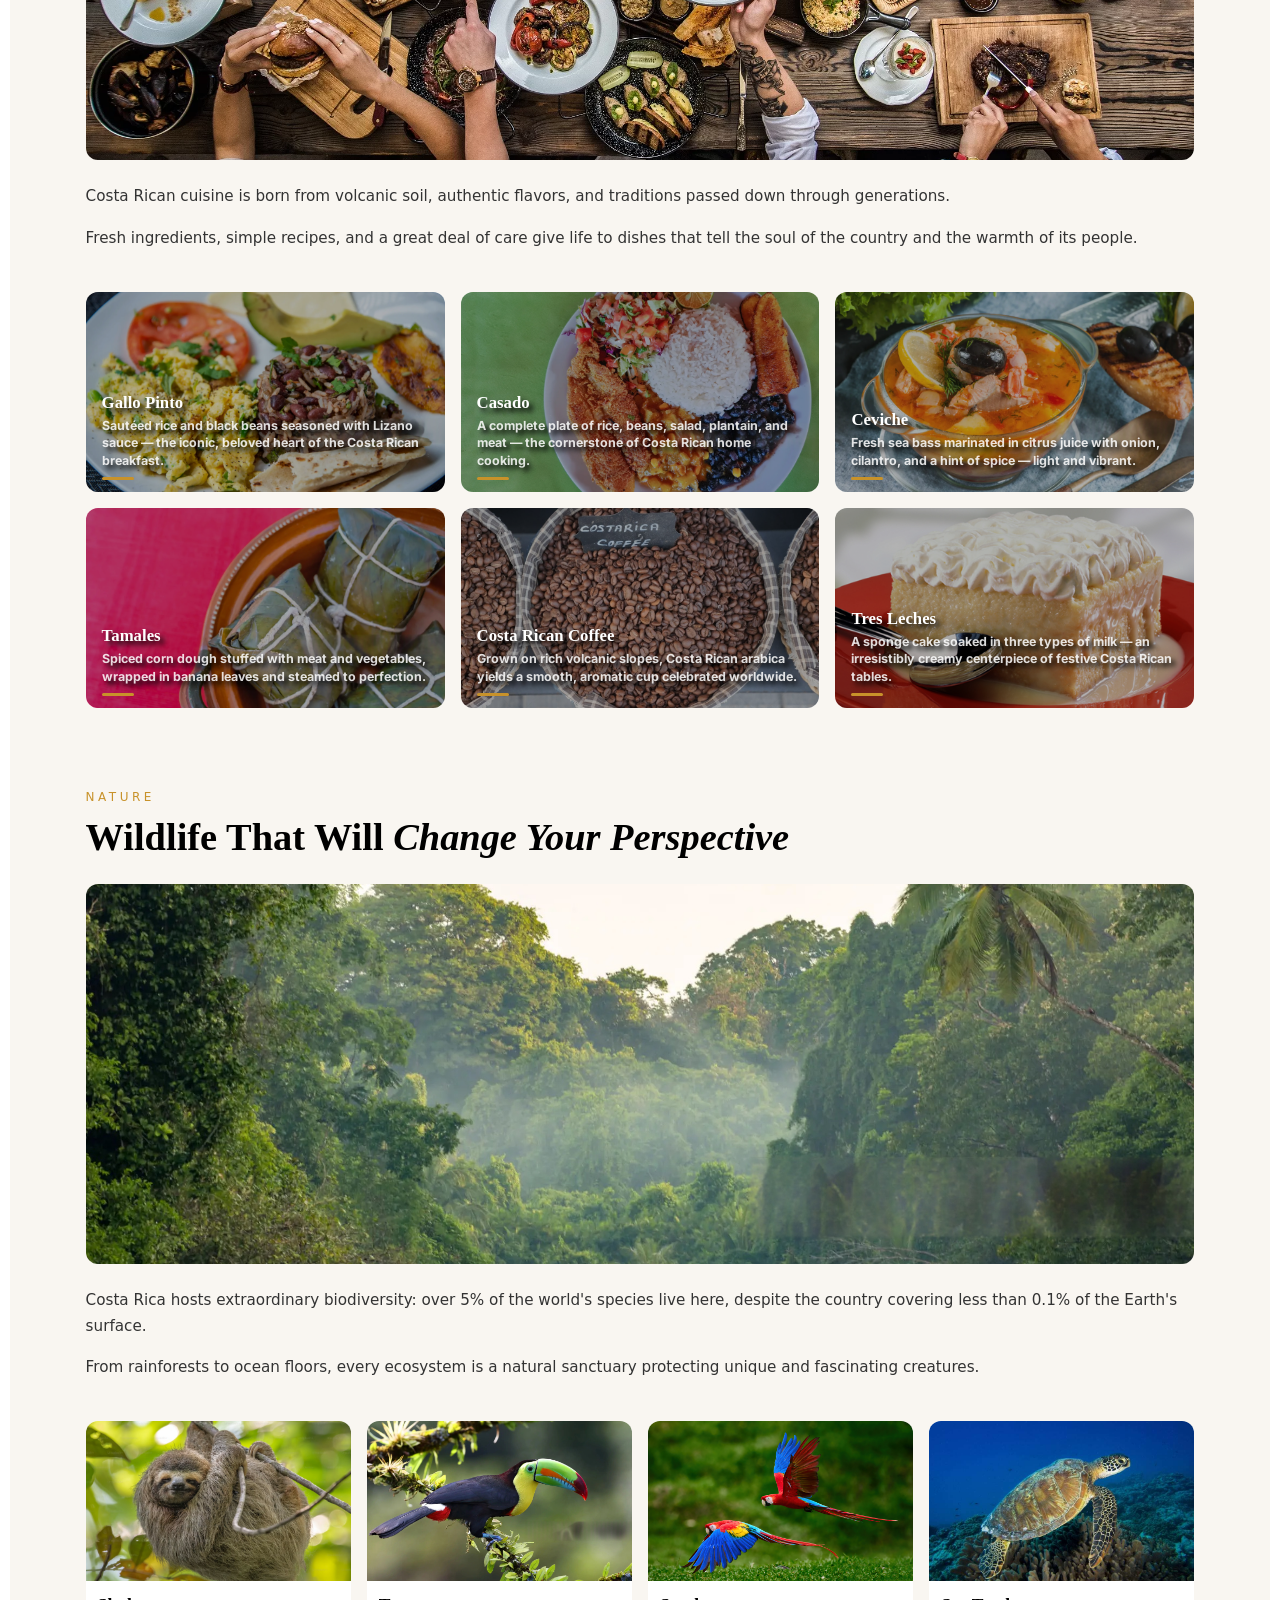
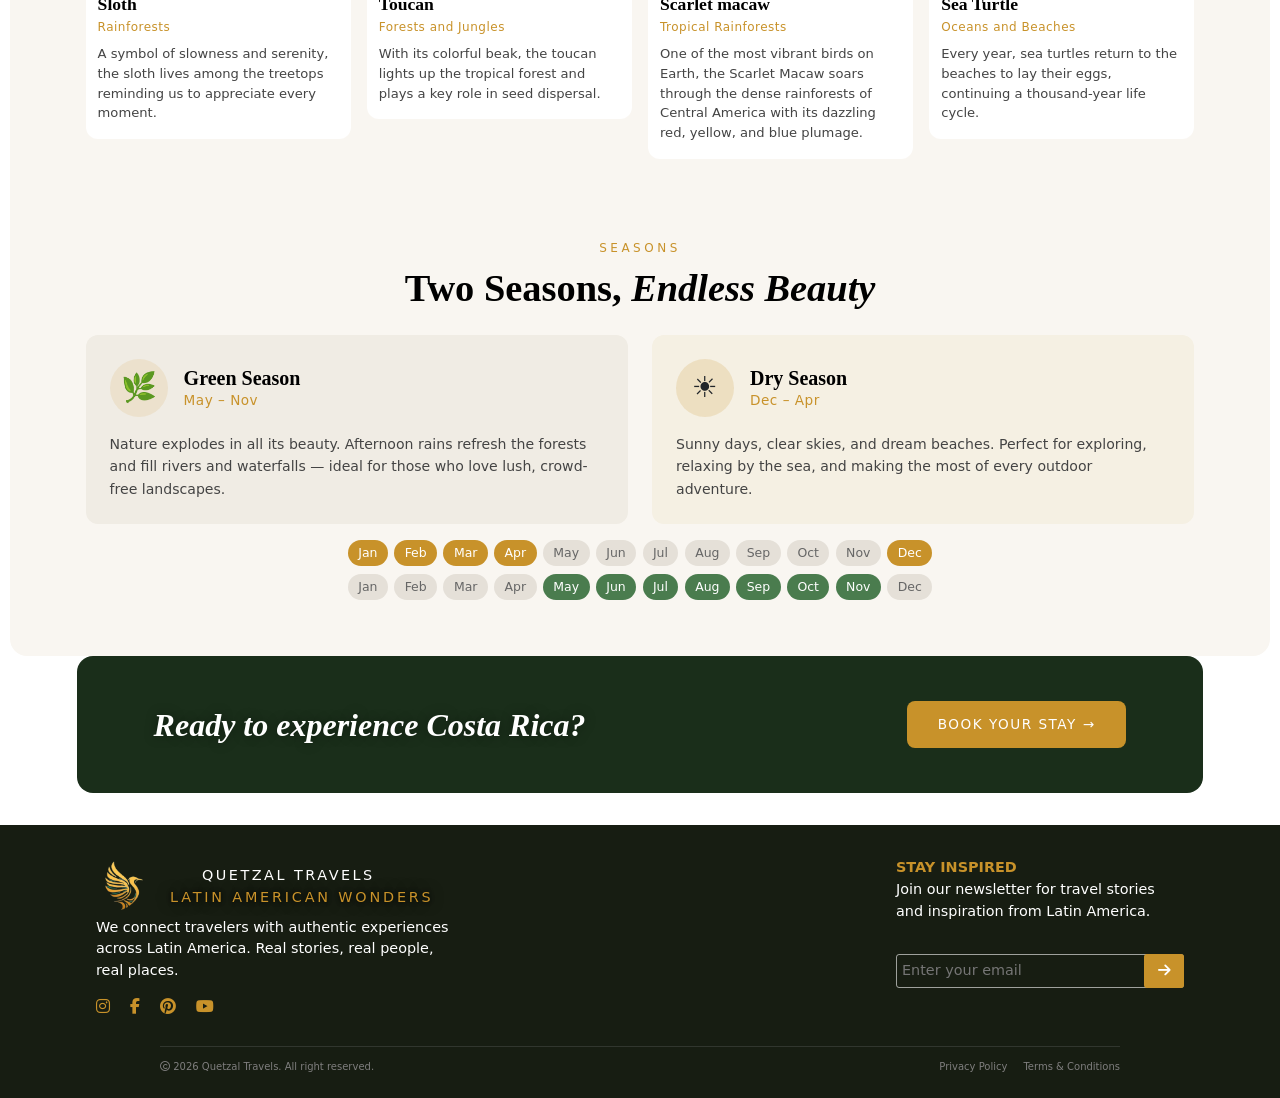
<file: pages/CostaRica.html>
<!DOCTYPE html>
<html>

<head>
    <meta charset="UTF-8">
    <meta name="viewport" content="width=device-width, initial-scale=1.0">
    <title>Costa Rica — Quetzal Travels</title>
    <link href="https://cdn.jsdelivr.net/npm/bootstrap@5.3.8/dist/css/bootstrap.min.css" rel="stylesheet"
        integrity="sha384-sRIl4kxILFvY47J16cr9ZwB07vP4J8+LH7qKQnuqkuIAvNWLzeN8tE5YBujZqJLB" crossorigin="anonymous">
    <link rel="stylesheet" href="https://cdnjs.cloudflare.com/ajax/libs/font-awesome/6.5.0/css/all.min.css">
    <link rel="stylesheet" href="../css/styles.css">
    <link rel="stylesheet" href="../css/CostaRica.css">
</head>

<body>
    <!-- Start Hero of Hero-Section -->
    <section class="Hero-Section">
        <img src="../images/Costa Rica (paese) (principale).avif" alt="Costa Rica panorama" class="BackImage">

        <div class="Oscurante"></div>

        <div class="Hero">
            <nav class="navbar navbar-expand-lg">
                <div class="container-fluid">

                    <img src="../images/Logo.png" alt="Logo" class="Logo">

                    <div class="InterFont">
                        <p class="navbar-brand ms-3 m-0 p-0 text-white">QUETZAL TRAVELS</p>
                        <p class="text-center m-0 GoldText Shadow">LATIN AMERICAN WONDERS</p>
                    </div>

                    <div class="d-flex ms-auto">
                        <div class="d-flex align-items-center me-4 NavOptions">
                            <a href="../index.html"><i class="fa-solid fa-house"></i></a>
                        </div>

                        <button class="navbar-toggler" type="button" data-bs-toggle="collapse"
                            data-bs-target="#navbarSupportedContent" aria-controls="navbarSupportedContent"
                            aria-expanded="false" aria-label="Toggle navigation">
                            <span class="navbar-toggler-icon"></span>
                        </button>

                        <div class="collapse navbar-collapse" id="navbarSupportedContent">
                            <button class="ContactButton"
                                onclick="alert('Non ho un agenzia, sono in terza superiore prof.\n(però sò le basi di javascript.)')">CONTACT
                                US</button>
                        </div>
                    </div>
                </div>
            </nav>
        </div>

        <div class="HeroCenter">
            <h1 class="HeroTitle PlayfairFont"><i>Costa Rica</i></h1>
            <p class="HeroSubtitle GoldText PlayfairFont"><i>Pura vida, natural and true.</i></p>
        </div>
    </section>

    <!--Start of Main Section-->
    <section>
        <div class="Main">

            <div class="MainText">
                <p class="GoldText PlayfairFont">LATIN AMERICAN WONDERS</p>
                <h2>Discover <i>Costa Rica</i></h2>
                <hr class="line GoldText">
            </div>

            <div class="NavPills">
                <a href="#culture" class="Pill">Culture</a>
                <a href="#festivals" class="Pill">Festivals</a>
                <a href="#cuisine" class="Pill">Cuisine</a>
                <a href="#nature" class="Pill">Nature</a>
                <a href="#seasons" class="Pill">Seasons</a>
            </div>

            <!-- SEZIONE CULTURA -->
            <div class="Section" id="culture">
                <p class="Label GoldText InterFont">CULTURE</p>
                <h2 class="SectionTitle PlayfairFont">A Culture Rooted in <i>Nature and Warmth</i></h2>
                <img src="../images/Carreta Costa Rica (paese).jpg" alt="Costa Rican culture" class="SectionImg">
                <p class="SectionText InterFont">Costa Rican culture is a mosaic of indigenous traditions, Spanish
                    influences, and community spirit. Hospitality here is an authentic value — felt in every encounter,
                    every smile, and every daily gesture.</p>
                <p class="SectionText InterFont">Colorful festivities, lively music, and ancient crafts tell a story of
                    deep roots and pride for the land. In Costa Rica, culture is not something to observe — it is
                    something to live.</p>

                <div class="row g-3 Cards3">
                    <div class="col-12 col-md-6 col-lg-4">
                        <div class="card ImgCard">
                            <img src="../images/Maschere Costa Rica (paese).png" alt="Indigenous Art" class="card-img">
                            <div class="Oscurante2"></div>
                            <div class="card-img-overlay OverCard d-flex flex-column justify-content-end">
                                <h5 class="PlayfairFont">Indigenous Art</h5>
                                <p class="InterFont">Ancient symbols and masterful artisanship passed down through
                                    generations of skilled Boruca and Chorotega hands.</p>
                                <div class="CardAccent"></div>
                            </div>
                        </div>
                    </div>

                    <div class="col-12 col-md-6 col-lg-4">
                        <div class="card ImgCard">
                            <img src="../images/Pura Vida Cartello (paese).png" alt="Pura Vida" class="card-img">
                            <div class="Oscurante2"></div>
                            <div class="card-img-overlay OverCard d-flex flex-column justify-content-end">
                                <h5 class="PlayfairFont">Pura Vida</h5>
                                <p class="InterFont">More than a greeting — a philosophy of life that embraces joy,
                                    gratitude, and the beauty of simplicity.</p>
                                <div class="CardAccent"></div>
                            </div>
                        </div>
                    </div>

                    <div class="col-12 col-md-6 col-lg-4">
                        <div class="card ImgCard">
                            <img src="../images/Cascata Costa Rica (paese).png" alt="Connection with Nature"
                                class="card-img">
                            <div class="Oscurante2"></div>
                            <div class="card-img-overlay OverCard d-flex flex-column justify-content-end">
                                <h5 class="PlayfairFont">Connection with Nature</h5>
                                <p class="InterFont">A deep bond with the land that inspires daily respect, sustainable
                                    living, and harmony with the wild.</p>
                                <div class="CardAccent"></div>
                            </div>
                        </div>
                    </div>
                </div>
            </div>

            <!-- SEZIONE FESTE -->
            <div class="Section" id="festivals">
                <p class="Label GoldText InterFont">FESTIVALS</p>
                <h2 class="SectionTitle PlayfairFont">Celebrations That <i>Tell a Story</i></h2>
                <img src="../images/Principale (paese).png" alt="Costa Rican festivals" class="SectionImg">
                <p class="SectionText InterFont">In Costa Rica, every celebration is a story rooted in history, faith,
                    and community.</p>
                <p class="SectionText InterFont">From traditional dances to religious ceremonies, every event is a
                    chance to honor the past and strengthen the bonds that unite people.</p>

                <div class="row g-3 Cards3">
                    <div class="col-12 col-md-6 col-lg-4">
                        <div class="card ImgCard">
                            <img src="../images/Maschere Costa Rica (paese).png" alt="Fiesta de los Diablitos"
                                class="card-img">
                            <div class="Oscurante2"></div>
                            <div class="card-img-overlay OverCard d-flex flex-column justify-content-end">
                                <h5 class="PlayfairFont">Fiesta de los Diablitos</h5>
                                <p class="InterFont">A Boruca ritual where masked dancers reenact the ancestral struggle
                                    against the Spanish in a burst of color and spirit.</p>
                                <div class="CardAccent"></div>
                            </div>
                        </div>
                    </div>

                    <div class="col-12 col-md-6 col-lg-4">
                        <div class="card ImgCard">
                            <img src="../images/Fiestas de Palmares (paese).jpg" alt="Guanacaste Annexation Day"
                                class="card-img">
                            <div class="Oscurante2"></div>
                            <div class="card-img-overlay OverCard d-flex flex-column justify-content-end">
                                <h5 class="PlayfairFont">Guanacaste Annexation Day</h5>
                                <p class="InterFont">On July 25, 1824, Guanacaste voted to join Costa Rica — celebrated
                                    with parades, music, and national pride.</p>
                                <div class="CardAccent"></div>

                            </div>
                        </div>
                    </div>

                    <div class="col-12 col-md-6 col-lg-4">
                        <div class="card ImgCard">
                            <img src="../images/Indipendenza(paese).jpeg" alt="Independence Day" class="card-img">
                            <div class="Oscurante2"></div>
                            <div class="card-img-overlay OverCard d-flex flex-column justify-content-end">
                                <h5 class="PlayfairFont">Independence Day</h5>
                                <p class="InterFont">September 15 marks independence from Spain, celebrated with torch
                                    marches, school parades, and the Flame of Liberty relay.</p>
                                <div class="CardAccent"></div>
                            </div>
                        </div>
                    </div>
                </div>
            </div>

            <!-- SEZIONE CUCINA -->
            <div class="Section" id="cuisine">
                <p class="Label GoldText InterFont">CUISINE</p>
                <h2 class="SectionTitle PlayfairFont">Flavors Born from <i>Volcanic Soil</i></h2>
                <img src="../images/piatti-strani(paese)(principale).jpg" alt="Costa Rican cuisine" class="SectionImg">
                <p class="SectionText InterFont">Costa Rican cuisine is born from volcanic soil, authentic flavors, and
                    traditions passed down through generations.</p>
                <p class="SectionText InterFont">Fresh ingredients, simple recipes, and a great deal of care give life
                    to dishes that tell the soul of the country and the warmth of its people.</p>

                <div class="row g-3 Cards6">
                    <div class="col-12 col-md-6 col-lg-4">
                        <div class="card ImgCard">
                            <img src="../images/Gallo Pinto (paese).jpg" alt="Gallo Pinto" class="card-img">
                            <div class="Oscurante2"></div>
                            <div class="card-img-overlay OverCard d-flex flex-column justify-content-end">
                                <h5 class="PlayfairFont">Gallo Pinto</h5>
                                <p class="InterFont">Sautéed rice and black beans seasoned with Lizano sauce — the
                                    iconic, beloved heart of the Costa Rican breakfast.</p>
                                <div class="CardAccent"></div>
                            </div>
                        </div>
                    </div>

                    <div class="col-12 col-md-6 col-lg-4">
                        <div class="card ImgCard">
                            <img src="../images/Casado (paese).jpg" alt="Casado" class="card-img">
                            <div class="Oscurante2"></div>
                            <div class="card-img-overlay OverCard d-flex flex-column justify-content-end">
                                <h5 class="PlayfairFont">Casado</h5>
                                <p class="InterFont">A complete plate of rice, beans, salad, plantain, and meat — the
                                    cornerstone of Costa Rican home cooking.</p>
                                <div class="CardAccent"></div>
                            </div>
                        </div>
                    </div>

                    <div class="col-12 col-md-6 col-lg-4">
                        <div class="card ImgCard">
                            <img src="../images/Cevice (paese).jpg" alt="Ceviche" class="card-img">
                            <div class="Oscurante2"></div>
                            <div class="card-img-overlay OverCard d-flex flex-column justify-content-end">
                                <h5 class="PlayfairFont">Ceviche</h5>
                                <p class="InterFont">Fresh sea bass marinated in citrus juice with onion, cilantro, and
                                    a hint of spice — light and vibrant.</p>
                                <div class="CardAccent"></div>
                            </div>
                        </div>
                    </div>

                    <div class="col-12 col-md-6 col-lg-4">
                        <div class="card ImgCard">
                            <img src="../images/Tamales (paese).jpg" alt="Tamales" class="card-img">
                            <div class="Oscurante2"></div>
                            <div class="card-img-overlay OverCard d-flex flex-column justify-content-end">
                                <h5 class="PlayfairFont">Tamales</h5>
                                <p class="InterFont">Spiced corn dough stuffed with meat and vegetables, wrapped in
                                    banana leaves and steamed to perfection.</p>
                                <div class="CardAccent"></div>
                            </div>
                        </div>
                    </div>

                    <div class="col-12 col-md-6 col-lg-4">
                        <div class="card ImgCard">
                            <img src="../images/Caffe (paese).png" alt="Costa Rican Coffee" class="card-img">
                            <div class="Oscurante2"></div>
                            <div class="card-img-overlay OverCard d-flex flex-column justify-content-end">
                                <h5 class="PlayfairFont">Costa Rican Coffee</h5>
                                <p class="InterFont">Grown on rich volcanic slopes, Costa Rican arabica yields a smooth,
                                    aromatic cup celebrated worldwide.</p>
                                <div class="CardAccent"></div>
                            </div>
                        </div>
                    </div>

                    <div class="col-12 col-md-6 col-lg-4">
                        <div class="card ImgCard">
                            <img src="../images/Tres Leches(paese).png" alt="Tres Leches" class="card-img">
                            <div class="Oscurante2"></div>
                            <div class="card-img-overlay OverCard d-flex flex-column justify-content-end">
                                <h5 class="PlayfairFont">Tres Leches</h5>
                                <p class="InterFont">A sponge cake soaked in three types of milk — an irresistibly
                                    creamy centerpiece of festive Costa Rican tables.</p>
                                <div class="CardAccent"></div>
                            </div>
                        </div>
                    </div>
                </div>
            </div>

            <!-- SEZIONE NATURA -->
            <div class="Section" id="nature">
                <p class="Label GoldText InterFont">NATURE</p>
                <h2 class="SectionTitle PlayfairFont">Wildlife That Will <i>Change Your Perspective</i></h2>
                <img src="../images/Natura Principale (paese).jpg" alt="Costa Rican rainforest" class="SectionImg">
                <p class="SectionText InterFont">Costa Rica hosts extraordinary biodiversity: over 5% of the world's
                    species live here, despite the country covering less than 0.1% of the Earth's surface.</p>
                <p class="SectionText InterFont">From rainforests to ocean floors, every ecosystem is a natural
                    sanctuary protecting unique and fascinating creatures.</p>

                <div class="row g-3 Cards4">
                    <div class="col-12 col-sm-6 col-lg-3">
                        <div class="AnimalCard">
                            <img src="../images/Bradipo (paese).avif" alt="Sloth" class="AnimalImg">
                            <div class="AnimalInfo">
                                <h5 class="AnimalName PlayfairFont">Sloth</h5>
                                <p class="AnimalHabitat GoldText InterFont">Rainforests</p>
                                <p class="AnimalDesc InterFont">A symbol of slowness and serenity, the sloth lives among
                                    the treetops reminding us to appreciate every moment.</p>
                            </div>
                        </div>
                    </div>

                    <div class="col-12 col-sm-6 col-lg-3">
                        <div class="AnimalCard">
                            <img src="../images/Tucano (paese).jpg" alt="Toucan" class="AnimalImg">
                            <div class="AnimalInfo">
                                <h5 class="AnimalName PlayfairFont">Toucan</h5>
                                <p class="AnimalHabitat GoldText InterFont">Forests and Jungles</p>
                                <p class="AnimalDesc InterFont">With its colorful beak, the toucan lights up the
                                    tropical forest and plays a key role in seed dispersal.</p>
                            </div>
                        </div>
                    </div>

                    <div class="col-12 col-sm-6 col-lg-3">
                        <div class="AnimalCard">
                            <img src="../images/Costa rica ara macav (paese).jpg" alt="Scarlet Macaw" class="AnimalImg">
                            <div class="AnimalInfo">
                                <h5 class="AnimalName PlayfairFont">Scarlet macaw</h5>
                                <p class="AnimalHabitat GoldText InterFont">Tropical Rainforests</p>
                                <p class="AnimalDesc InterFont">One of the most vibrant birds on Earth, the Scarlet
                                    Macaw soars through the dense rainforests of Central America with its dazzling red,
                                    yellow, and blue plumage.</p>
                            </div>
                        </div>
                    </div>

                    <div class="col-12 col-sm-6 col-lg-3">
                        <div class="AnimalCard">
                            <img src="../images/Green-turtle (paese).jpg" alt="Sea Turtle" class="AnimalImg">
                            <div class="AnimalInfo">
                                <h5 class="AnimalName PlayfairFont">Sea Turtle</h5>
                                <p class="AnimalHabitat GoldText InterFont">Oceans and Beaches</p>
                                <p class="AnimalDesc InterFont">Every year, sea turtles return to the beaches to lay
                                    their eggs, continuing a thousand-year life cycle.</p>
                            </div>
                        </div>
                    </div>
                </div>
            </div>

            <!-- SEZIONE STAGIONI -->
            <div class="Section" id="seasons">
                <p class="Label GoldText InterFont text-center">SEASONS</p>
                <h2 class="SectionTitle PlayfairFont text-center">Two Seasons, <i>Endless Beauty</i></h2>

                <div class="Stagioni">
                    <div class="SeasonCard">
                        <div class="d-flex align-items-center gap-3 mb-3">
                            <div class="SeasonIcon">🌿</div>
                            <div>
                                <h5 class="SeasonName PlayfairFont m-0">Green Season</h5>
                                <p class="SeasonDates GoldText InterFont m-0">May – Nov</p>
                            </div>
                        </div>
                        <p class="SeasonDesc InterFont">Nature explodes in all its beauty. Afternoon rains refresh the
                            forests and fill rivers and waterfalls — ideal for those who love lush, crowd-free
                            landscapes.</p>
                    </div>

                    <div class="SeasonCard SeasonCardDry">
                        <div class="d-flex align-items-center gap-3 mb-3">
                            <div class="SeasonIcon SeasonIconDry">☀️</div>
                            <div>
                                <h5 class="SeasonName PlayfairFont m-0">Dry Season</h5>
                                <p class="SeasonDates GoldText InterFont m-0">Dec – Apr</p>
                            </div>
                        </div>
                        <p class="SeasonDesc InterFont">Sunny days, clear skies, and dream beaches. Perfect for
                            exploring, relaxing by the sea, and making the most of every outdoor adventure.</p>
                    </div>
                </div>

                <div class="MonthRow InterFont">
                    <span class="Month MonthGold">Jan</span>
                    <span class="Month MonthGold">Feb</span>
                    <span class="Month MonthGold">Mar</span>
                    <span class="Month MonthGold">Apr</span>
                    <span class="Month">May</span>
                    <span class="Month">Jun</span>
                    <span class="Month">Jul</span>
                    <span class="Month">Aug</span>
                    <span class="Month">Sep</span>
                    <span class="Month">Oct</span>
                    <span class="Month">Nov</span>
                    <span class="Month MonthGold">Dec</span>
                </div>

                <div class="MonthRow InterFont">
                    <span class="Month">Jan</span>
                    <span class="Month">Feb</span>
                    <span class="Month">Mar</span>
                    <span class="Month">Apr</span>
                    <span class="Month MonthGreen">May</span>
                    <span class="Month MonthGreen">Jun</span>
                    <span class="Month MonthGreen">Jul</span>
                    <span class="Month MonthGreen">Aug</span>
                    <span class="Month MonthGreen">Sep</span>
                    <span class="Month MonthGreen">Oct</span>
                    <span class="Month MonthGreen">Nov</span>
                    <span class="Month">Dec</span>
                </div>
            </div>

        </div>
    </section>

    <section>
        <div class="BookSection">
            <p class="BookText PlayfairFont"><i>Ready to experience Costa Rica?</i></p>
            <a href="https://www.booking.com/country/cr.it.html" target="_blank">
                <button class="BookButton InterFont">BOOK YOUR STAY →</button>
            </a>
        </div>
    </section>

    <!--Start of Footer Section-->
    <section>
        <div class="Footer">
            <div class="Fleft">
                <div class="d-flex">
                    <img src="../images/Logo.png" alt="Logo" class="Logo">
                    <div class="InterFont SocialSide">
                        <p class="navbar-brand ms-5 m-0 p-0 text-white">QUETZAL TRAVELS</p>
                        <p class="text-center ms-3 m-0 GoldText Shadow">LATIN AMERICAN WONDERS</p>
                    </div>
                </div>

                <p class="text-white">We connect travelers with authentic experiences <br> across Latin America. Real
                    stories, real people, <br> real places.</p>

                <div class="Socials">
                    <a href="https://www.instagram.com/costarica/" target="_blank">
                        <i class="fa-brands fa-instagram"></i>
                    </a>
                    <a href="https://www.facebook.com/CostaRicaViews?locale=it_IT" target="_blank">
                        <i class="fa-brands fa-facebook-f"></i>
                    </a>
                    <a href="https://it.pinterest.com/search/pins/?q=America%20Latina%20natura&rs=typed"
                        target="_blank">
                        <i class="fa-brands fa-pinterest"></i>
                    </a>
                    <a href="https://www.youtube.com/results?search_query=Latin+America+nature" target="_blank">
                        <i class="fa-brands fa-youtube"></i>
                    </a>
                </div>
            </div>

            <div class="Fright">
                <p class="GoldText InterFont fw-semibold m-0">STAY INSPIRED</p>

                <div class="mb-3">
                    <p class="text-white">Join our newsletter for travel stories <br> and inspiration from Latin
                        America.</p>
                </div>

                <div class="EnterEmail">
                    <input type="email" placeholder="Enter your email">
                    <button onclick="alert('Thank you for joining Quetzal Travels.\nAdventure awaits.')"><i
                            class="fa-solid fa-arrow-right"></i></button>
                </div>
            </div>

            <hr class="hr">

            <div class="d-flex justify-content-between w-100 Copiright">
                <div>
                    <p><i class="fa-regular fa-copyright"></i> 2026 Quetzal Travels. All right reserved.</p>
                </div>
                <div class="d-flex gap-3">
                    <p>Privacy Policy</p>
                    <p>Terms & Conditions</p>
                </div>
            </div>
        </div>
    </section>

    <script src="https://cdn.jsdelivr.net/npm/bootstrap@5.3.8/dist/js/bootstrap.bundle.min.js"
        integrity="sha384-FKyoEForCGlyvwx9Hj09JcYn3nv7wiPVlz7YYwJrWVcXK/BmnVDxM+D2scQbITxI"
        crossorigin="anonymous"></script>
</body>

</html>
</file>
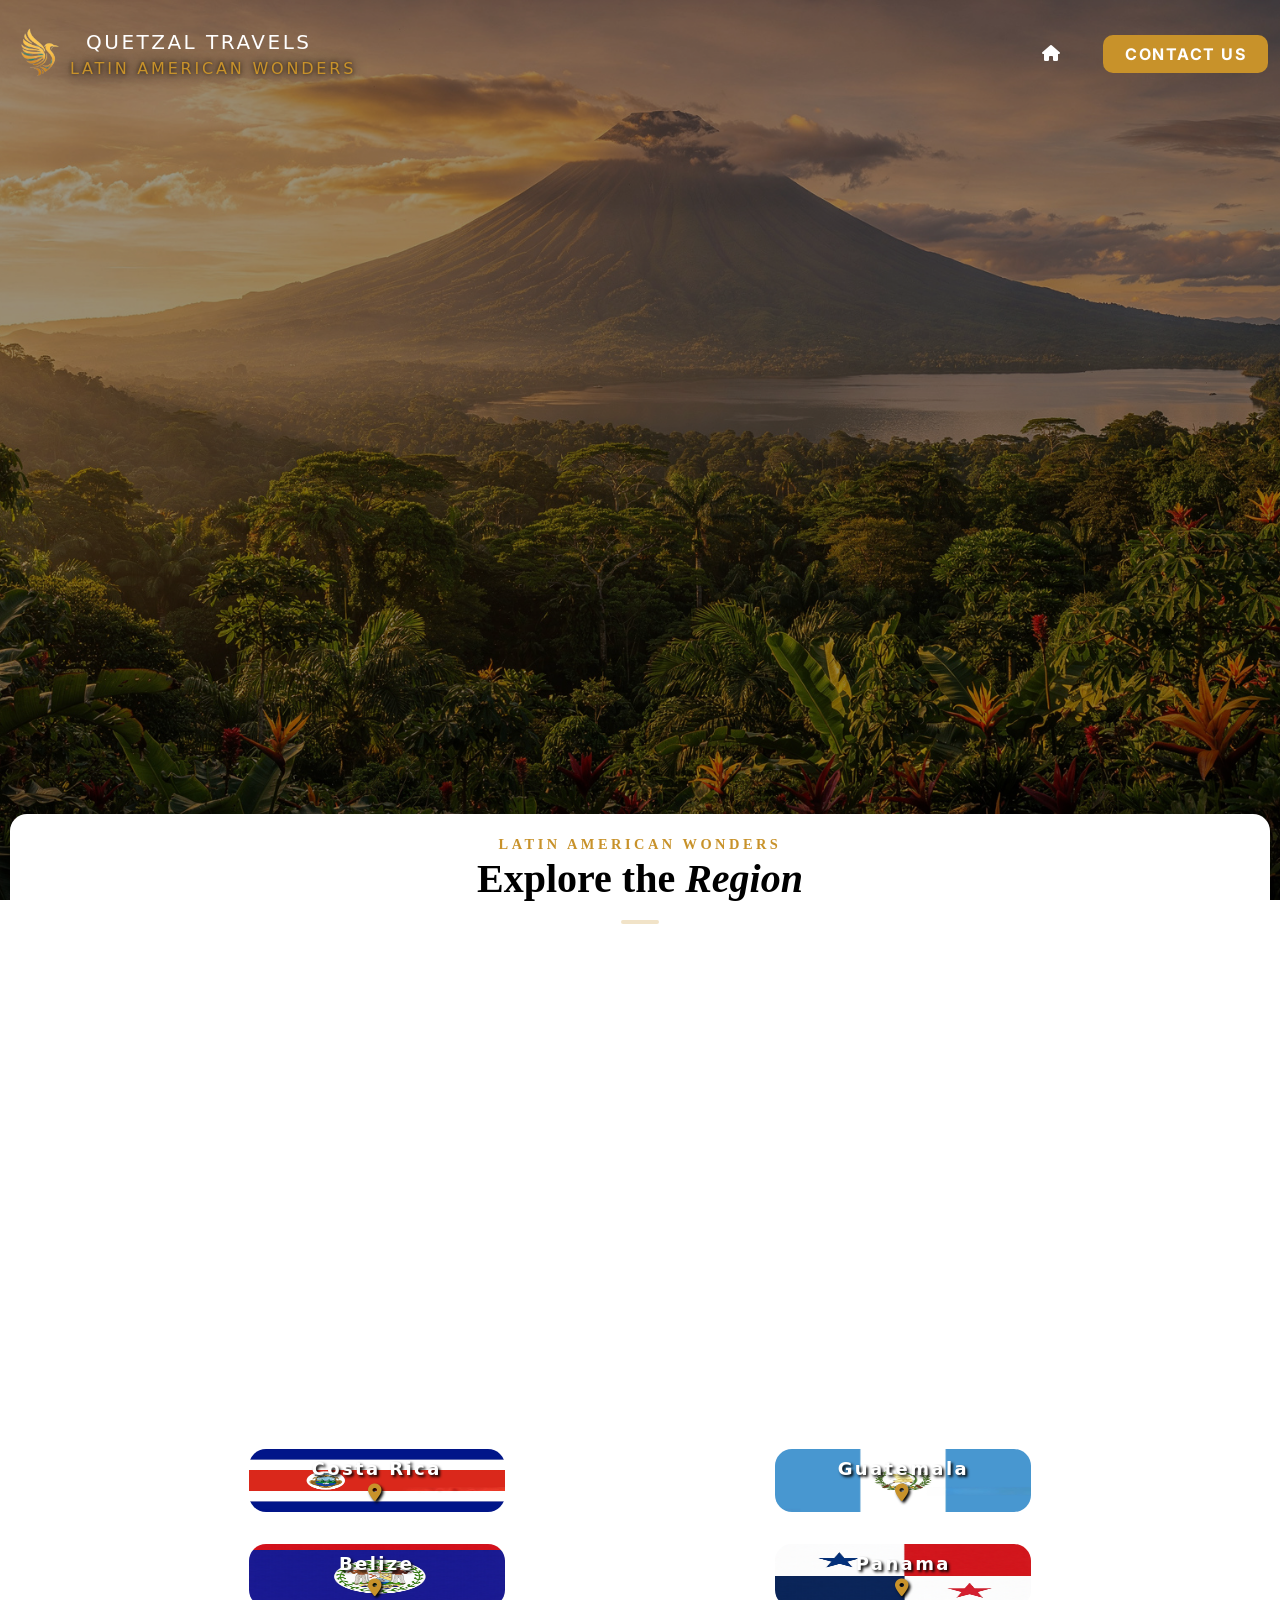
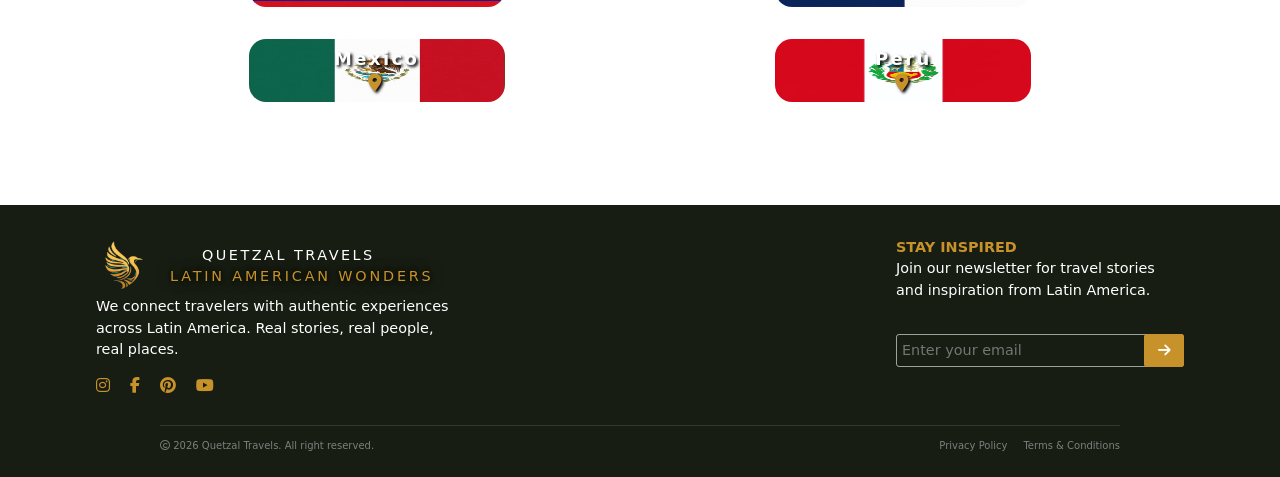
<file: pages/Explore.html>
<!DOCTYPE html>
<html>

<head>
    <meta charset="UTF-8">
    <meta name="viewport" content="width=device-width, initial-scale=1.0">
    <title>Explore the map</title>
    <link rel="stylesheet" href="../css/styles.css">
    <link rel="stylesheet" href="../css/Explore.css">
    <link href="https://cdn.jsdelivr.net/npm/bootstrap@5.3.8/dist/css/bootstrap.min.css" rel="stylesheet"
        integrity="sha384-sRIl4kxILFvY47J16cr9ZwB07vP4J8+LH7qKQnuqkuIAvNWLzeN8tE5YBujZqJLB" crossorigin="anonymous">
    <link rel="stylesheet" href="https://cdnjs.cloudflare.com/ajax/libs/font-awesome/6.5.0/css/all.min.css">
</head>

<body>
    <!-- Start Hero of Hero-Section -->
    <section class="Hero-Section">
        <img src="../images/Immagine Principale.jpg" alt="Immagine di background" class="BackImage">

        <div class="Oscurante">
        </div>

        <div class="Hero">
            <nav class="navbar navbar-expand-lg">
                <div class="container-fluid">

                    <img src="../images/Logo.png" alt="Logo" class="Logo">

                    <div class="InterFont">
                        <p class="navbar-brand ms-3  m-0 p-0 text-white">QUETZAL TRAVELS</p>
                        <p class="text-center m-0 GoldText Shadow">LATIN AMERICAN WONDERS</p>
                    </div>

                    <div class="d-flex ms-auto">
                        <div class="d-flex align-items-center me-4 NavOptions">
                            <a href="../index.html"><i class="fa-solid fa-house"></i></a>
                        </div>

                        <button class="navbar-toggler" type="button" data-bs-toggle="collapse"
                            data-bs-target="#navbarSupportedContent" aria-controls="navbarSupportedContent"
                            aria-expanded="false" aria-label="Toggle navigation">
                            <span class="navbar-toggler-icon"></span>
                        </button>

                        <div class="collapse navbar-collapse" id="navbarSupportedContent">
                            <button class="ContactButton"
                                onclick="alert('Non ho un agenzia, sono in terza superiore prof.\n(però sò le basi di javascript.)')">CONTACT
                                US</button>
                        </div>
                    </div>
                </div>
            </nav>
        </div>
    </section>

    <!--Start of Main Section-->
    <section>
        <div class="Main">
            <div class="MainText">
                <p class="GoldText PlayfairFont">LATIN AMERICAN WONDERS</p>
                <h2>Explore the<i> Region</i></h2>
                <hr class="line GoldText">
            </div>

            <div class="Map-Wrapper">
                <iframe id="Mappa" src="https://maps.google.com/maps?q=15,-85&z=4&output=embed" allowfullscreen
                    class="Map">
                </iframe>
            </div>

            <div class="grid-container">
                <div class="item">
                    <button onclick="SpostaMappaA('CostaRica')">
                        <p class="InterFont fw-semibold">Costa Rica <br> <i class="fa-solid fa-location-dot"></i></p>
                    </button>
                </div>

                <div class="item">
                    <button onclick="SpostaMappaA('Guatemala')">
                        <p class="InterFont fw-semibold">Guatemala <br> <i class="fa-solid fa-location-dot"></i></p>
                    </button>
                </div>

                <div class="item">
                    <button onclick="SpostaMappaA('Belize')">
                        <p class="InterFont fw-semibold">Belize <br> <i class="fa-solid fa-location-dot"></i></p>
                    </button>
                </div>


                <div class="item">
                    <button onclick="SpostaMappaA('Panama')">
                        <p class="InterFont fw-semibold">Panama <br> <i class="fa-solid fa-location-dot"></i></p>
                    </button>
                </div>

                <div class="item">
                    <button onclick="SpostaMappaA('Mexico')">
                        <p class="InterFont fw-semibold">Mexico <br> <i class="fa-solid fa-location-dot"></i></p>
                    </button>
                </div>

                <div class="item">
                    <button class="item6" onclick="SpostaMappaA('Perù')">
                        <p class="InterFont fw-semibold">Perù <br> <i class="fa-solid fa-location-dot"></i></p>
                    </button>
                </div>

                <div class="CountryText">
                    <span class="GoldText InterFont fw-semibold"><!--Riempito da javascript--></span>
                    <span class="PlayfairFont"> — Top Attractions</span>
                </div>

                <div class="item">
                    <div class="d-flex flex-column h-100 justify-content-end text-white justify-content-end">
                        <div class="mb-4">
                            <p class="fw-semibold fs-4"> <!--Riempito da javascript--></p>
                            <p class="d-flex flex-row justify-content-start mt-1">
                                <small><!--Riempito da javascript--></small> <a href="" target="_blank"> <i
                                        class="fa-solid fa-arrow-up-right-from-square GoldText d-flex align-items-center mt-3 h-100 me-3"></i>
                                </a>
                            </p>
                        </div>
                    </div>
                </div>

                <div class="item position-relative">
                    <div class="d-flex flex-column h-100 justify-content-end text-white justify-content-end">
                        <div class="mb-4">
                            <p class="fw-semibold fs-4"> <!--Riempito da javascript--></p>
                            <p class="d-flex flex-row justify-content-start mt-1">
                                <small><!--Riempito da javascript--></small> <a href="" target="_blank"> <i
                                        class="fa-solid fa-arrow-up-right-from-square GoldText d-flex align-items-center mt-3 h-100 me-3"></i>
                                </a>
                            </p>
                        </div>
                    </div>
                </div>

                <div class="item">
                    <div class="d-flex flex-column h-100 justify-content-end text-white justify-content-end">
                        <div class="mb-4">
                            <p class="fw-semibold fs-4"> <!--Riempito da javascript--></p>
                            <p class="d-flex flex-row justify-content-start mt-1">
                                <small><!--Riempito da javascript--></small> <a href="" target="_blank"> <i
                                        class="fa-solid fa-arrow-up-right-from-square GoldText d-flex align-items-center mt-3  h-100 me-3"></i>
                                </a>
                            </p>
                        </div>
                    </div>
                </div>
            </div>
        </div>
        </div>
    </section>

    <!--Start of Footer Section-->
    <section>

        <div class="GreenDiv">
            <p></p>
        </div>

        <div class="Footer">
            <div class="Fleft">
                <div class="d-flex">
                    <img src="../images/Logo.png" alt="Logo" class="Logo">
                    <div class="InterFont SocialSide">
                        <p class="navbar-brand ms-5 m-0 p-0 text-white">QUETZAL TRAVELS</p>
                        <p class="text-center ms-3 m-0 GoldText Shadow">LATIN AMERICAN WONDERS</p>
                    </div>
                </div>

                <p class="text-white">We connect travelers with authentic experiences <br> across Latin America. Real
                    stories, real people, <br> real places.</p>

                <div class="Socials">
                    <a href="https://www.instagram.com/costarica/" target="_blank">
                        <i class="fa-brands fa-instagram"></i>
                    </a>

                    <a href="https://www.facebook.com/CostaRicaViews?locale=it_IT" target="_blank">
                        <i class="fa-brands fa-facebook-f"></i>
                    </a>

                    <a href="https://it.pinterest.com/search/pins/?q=America%20Latina%20natura&rs=typed"
                        target="_blank">
                        <i class="fa-brands fa-pinterest"></i>
                    </a>

                    <a href="https://www.youtube.com/results?search_query=Latin+America+nature" target="_blank">
                        <i class="fa-brands fa-youtube"></i>
                    </a>
                </div>
            </div>

            <div class="Fright">
                <p class="GoldText InterFont fw-semibold m-0">STAY INSPIRED</p>

                <div class="mb-3">
                    <p class="text-white">Join our newsletter for travel stories <br> and inspiration from Latin
                        America.
                    </p>
                </div>

                <div class="EnterEmail">
                    <input type="email" placeholder="Enter your email">
                    <button onclick="alert('Thank you for joining Quetzal Travels.\nAdventure awaits.')"><i
                            class="fa-solid fa-arrow-right"></i></button>
                </div>
            </div>

            <hr class="hr">

            <div class="d-flex justify-content-between w-100 Copiright">
                <div>
                    <p><i class="fa-regular fa-copyright"></i> 2026 Quetzal Travels. All right reserved.</p>
                </div>
                <div class="d-flex gap-3">
                    <p>Privacy Policy</p>
                    <p>Terms & Conditions</p>
                </div>
            </div>
        </div>
    </section>

    <script src="../Javascript/Explore.js"></script>
    <script src="https://cdn.jsdelivr.net/npm/bootstrap@5.3.8/dist/js/bootstrap.bundle.min.js"
        integrity="sha384-FKyoEForCGlyvwx9Hj09JcYn3nv7wiPVlz7YYwJrWVcXK/BmnVDxM+D2scQbITxI"
        crossorigin="anonymous"></script>
</body>

</html>
</file>
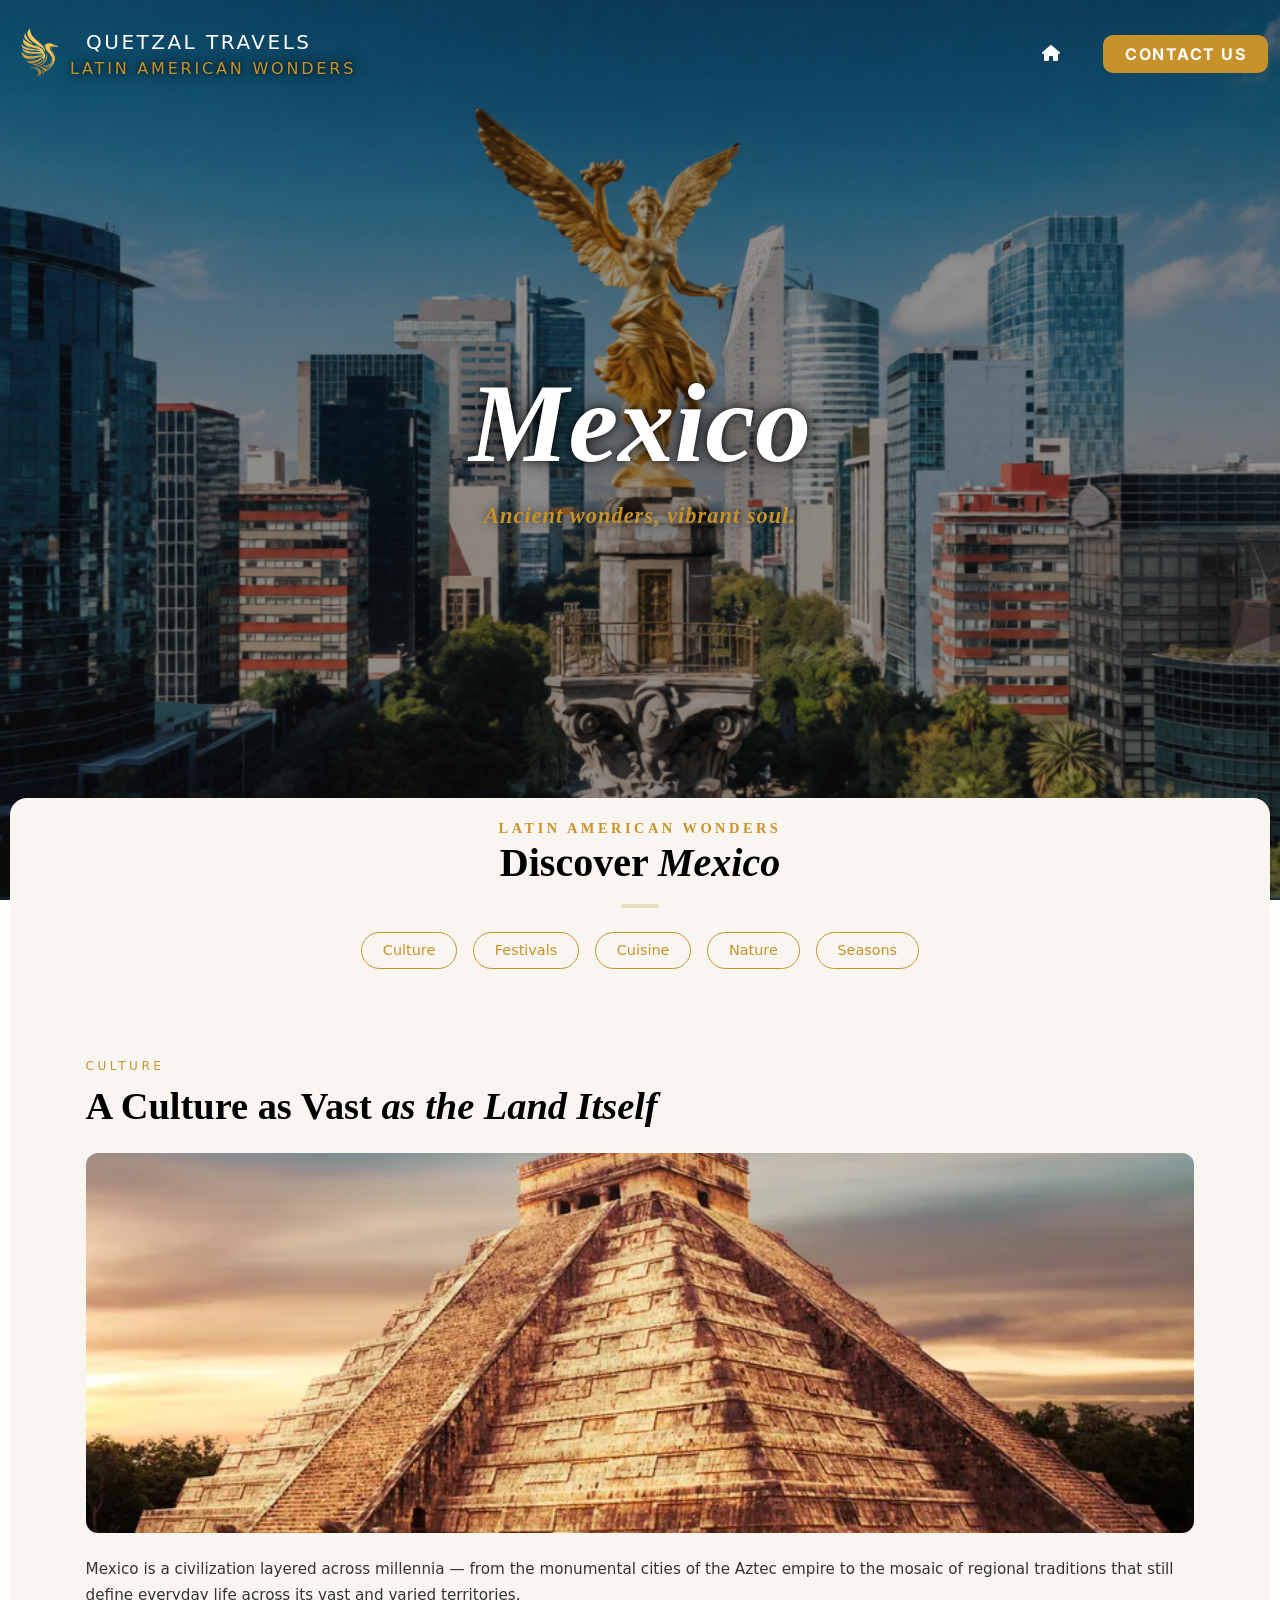
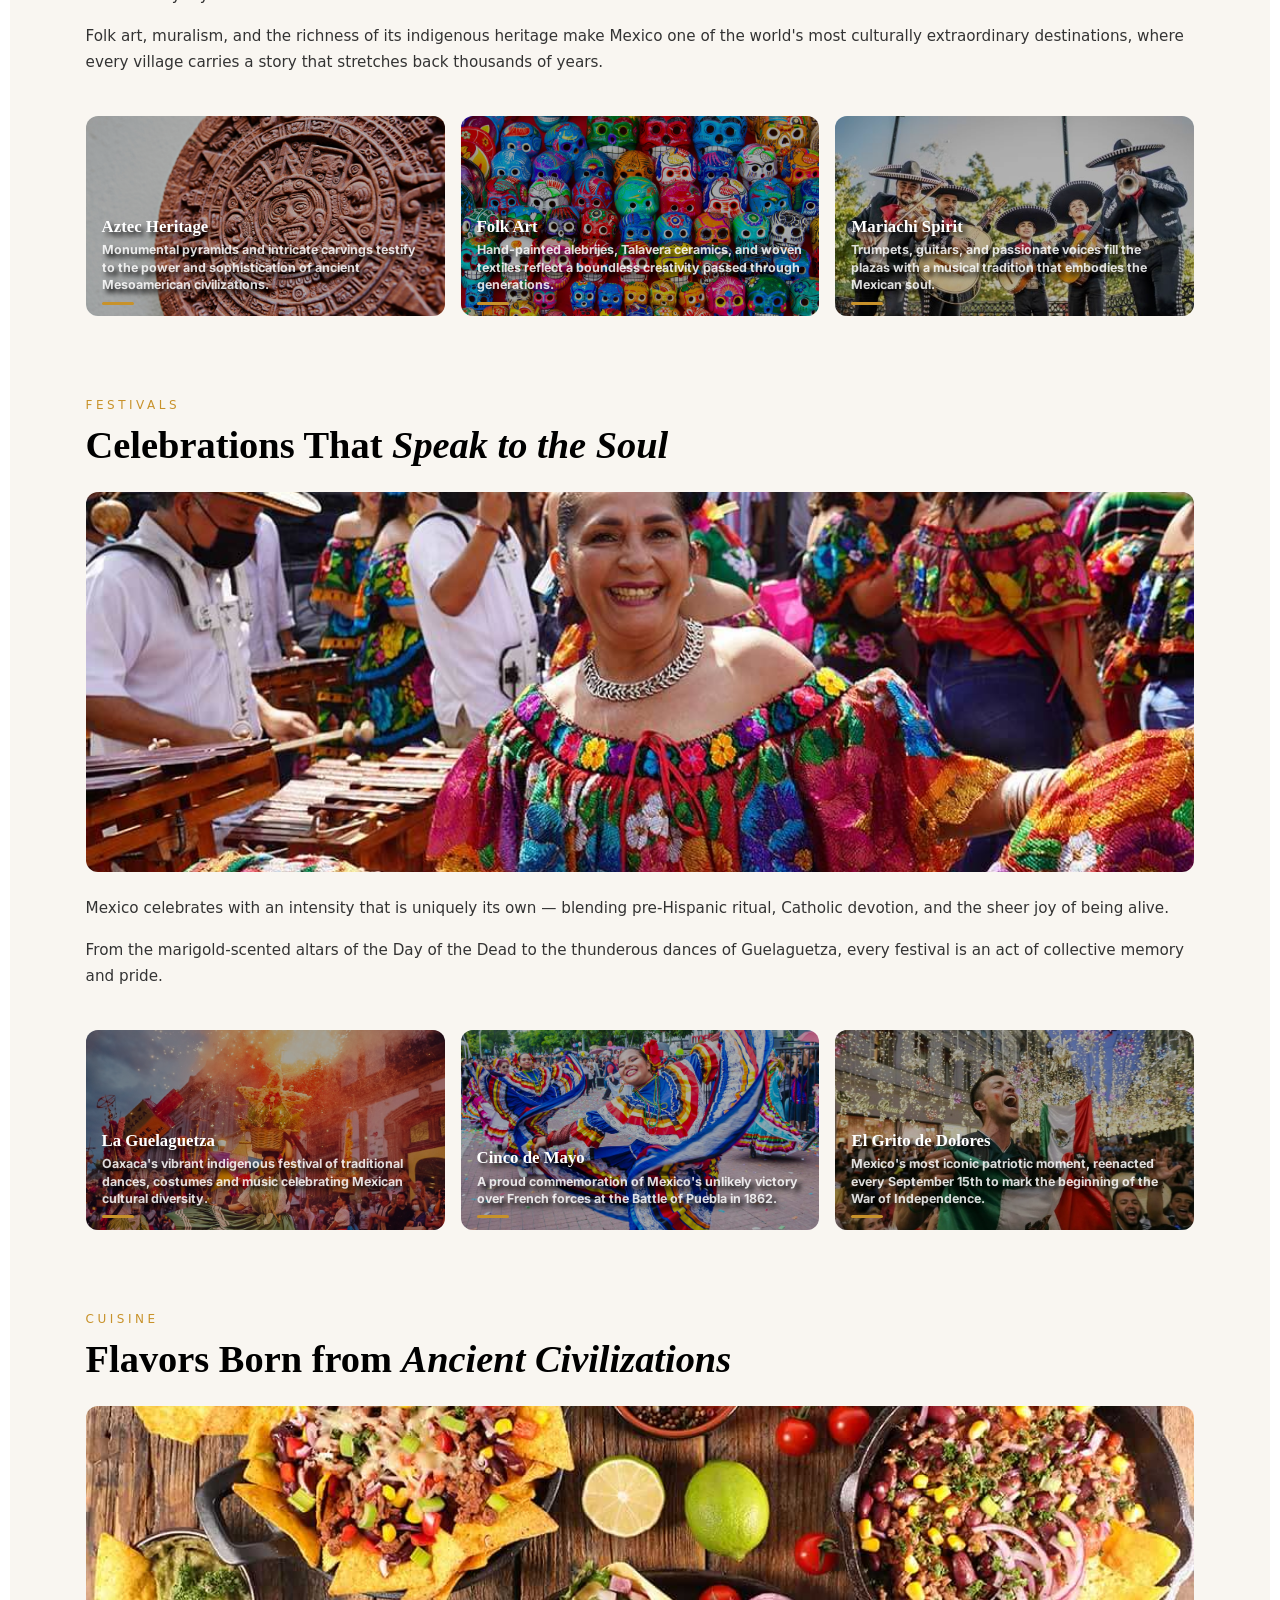
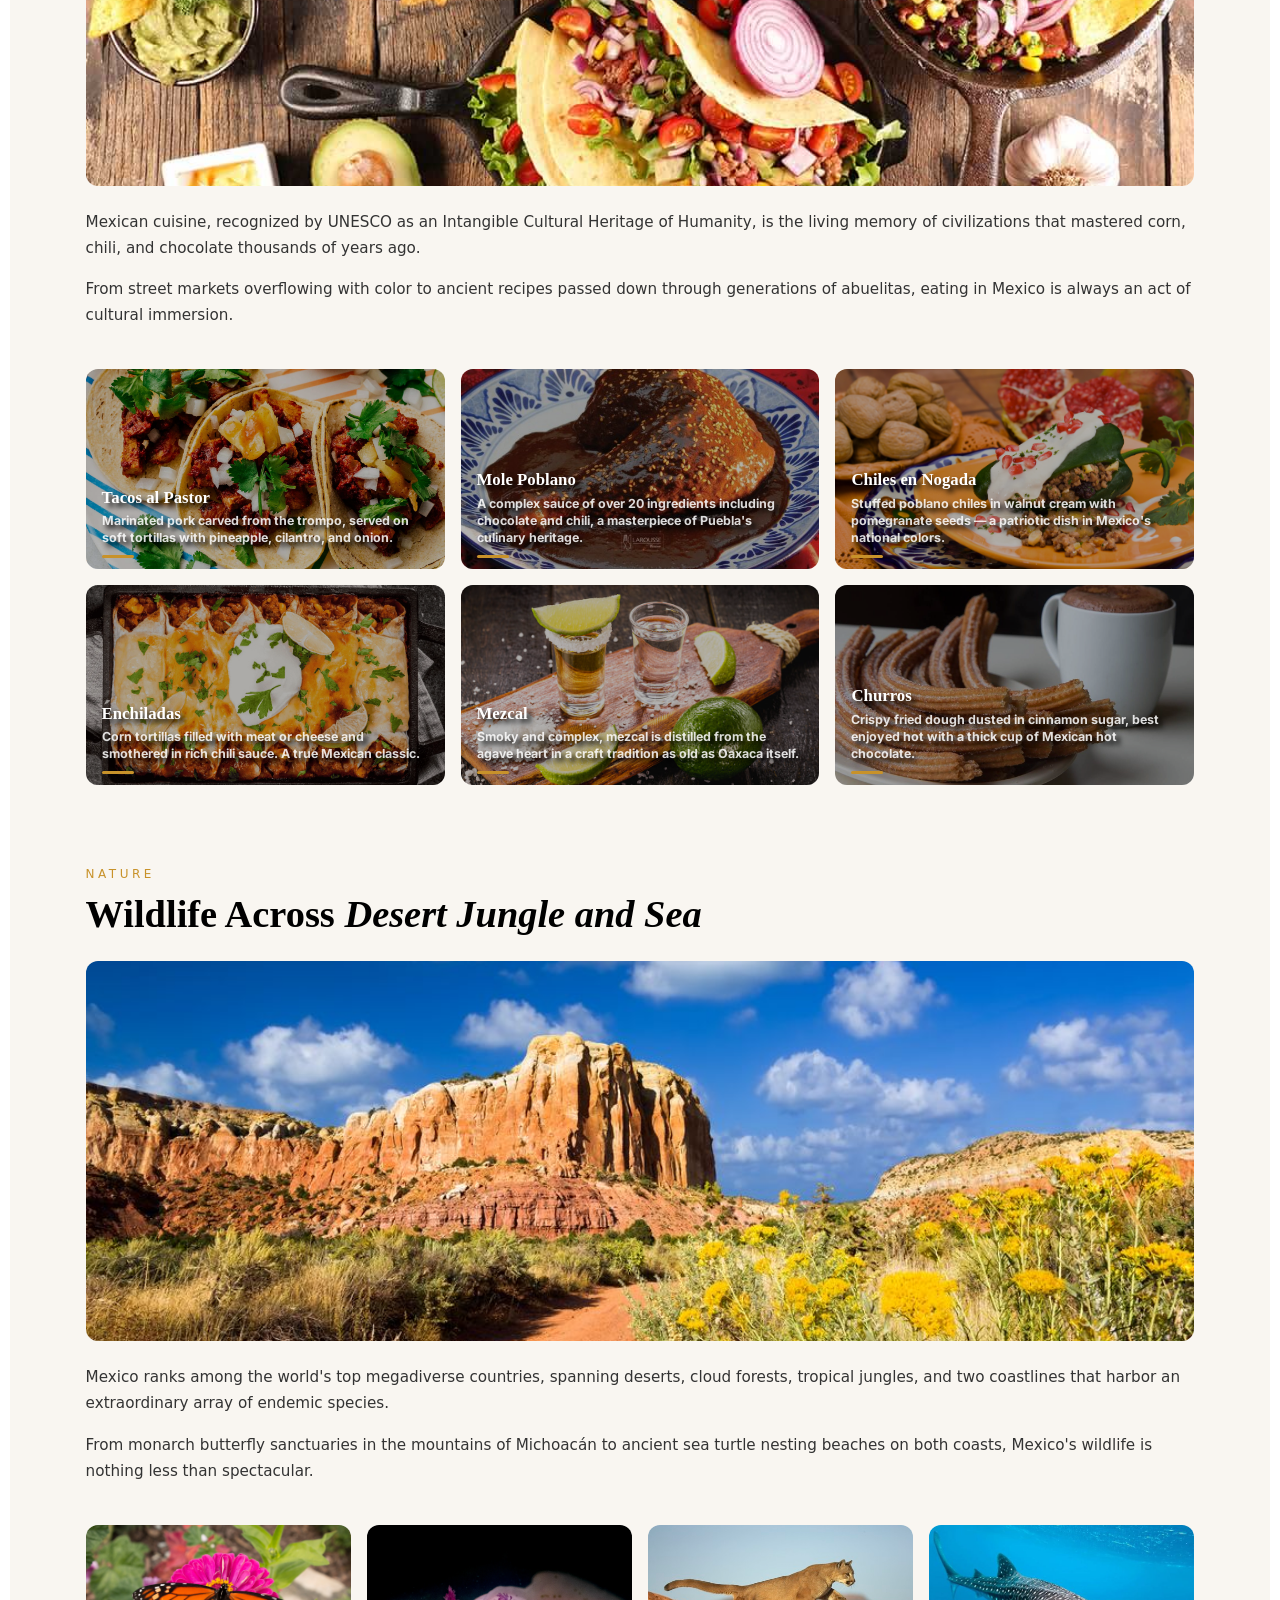
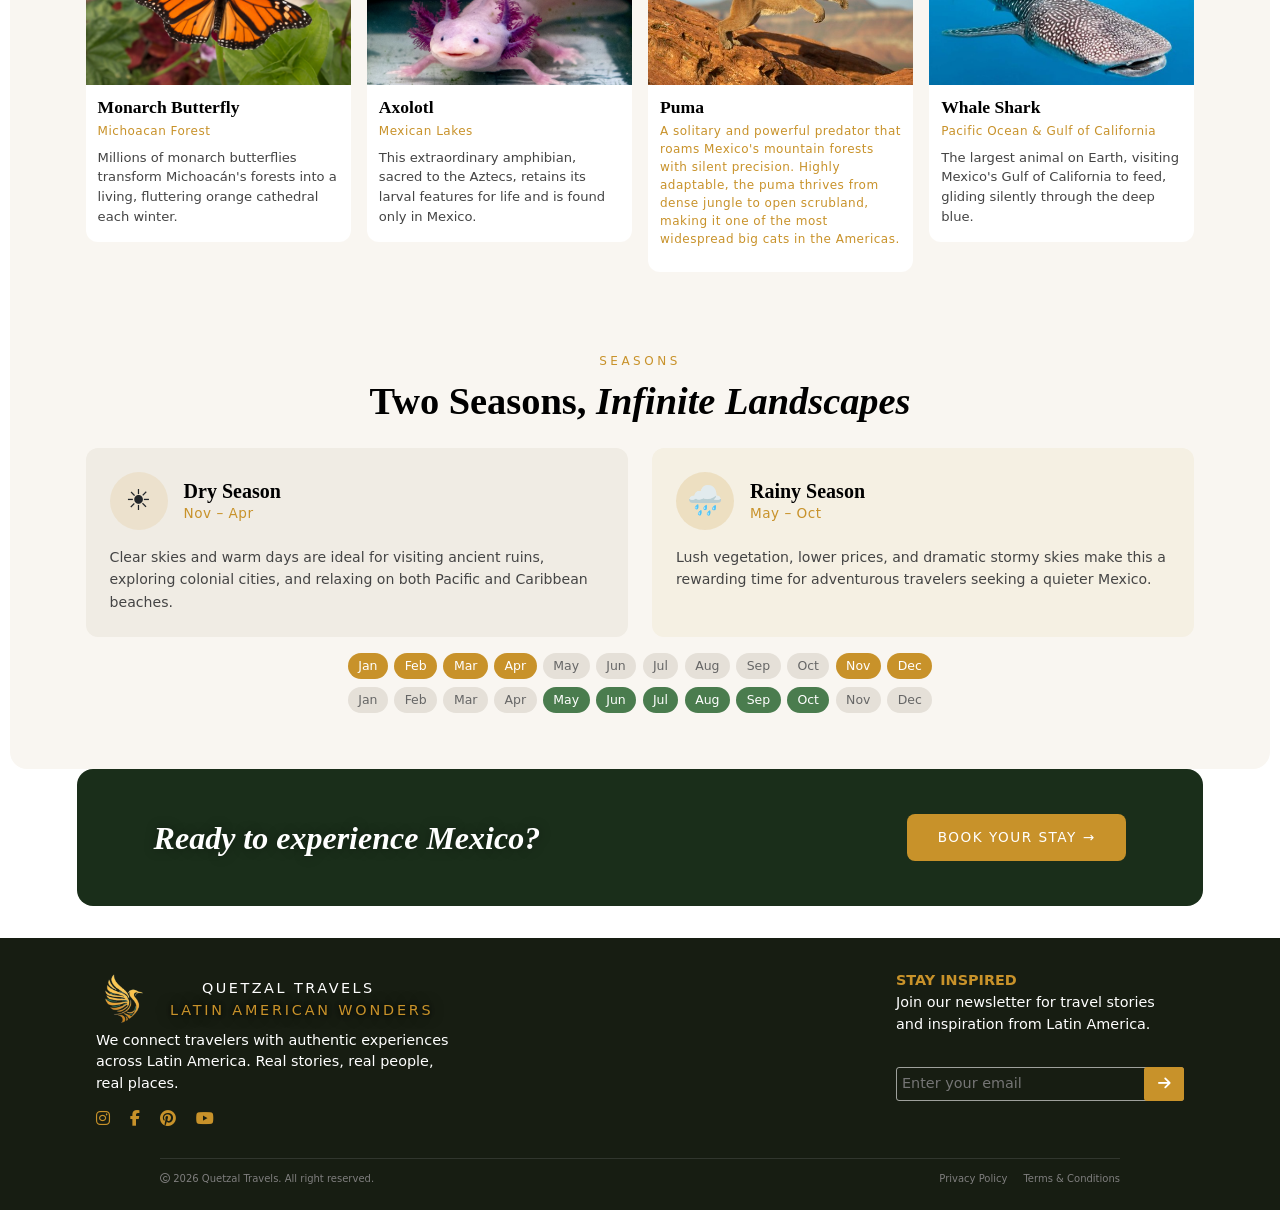
<file: pages/Mexico.html>
<!DOCTYPE html>
<html>

<head>
    <meta charset="UTF-8">
    <meta name="viewport" content="width=device-width, initial-scale=1.0">
    <title>Mexico — Quetzal Travels</title>
    <link href="https://cdn.jsdelivr.net/npm/bootstrap@5.3.8/dist/css/bootstrap.min.css" rel="stylesheet"
        integrity="sha384-sRIl4kxILFvY47J16cr9ZwB07vP4J8+LH7qKQnuqkuIAvNWLzeN8tE5YBujZqJLB" crossorigin="anonymous">
    <link rel="stylesheet" href="https://cdnjs.cloudflare.com/ajax/libs/font-awesome/6.5.0/css/all.min.css">
    <link rel="stylesheet" href="../css/styles.css">
    <link rel="stylesheet" href="../css/CostaRica.css">
</head>

<body>
    <!-- Start Hero of Hero-Section -->
    <section class="Hero-Section">
        <img src="../images/Messico header (paese).png" alt="Mexico panorama" class="BackImage">

        <div class="Oscurante"></div>

        <div class="Hero">
            <nav class="navbar navbar-expand-lg">
                <div class="container-fluid">

                    <img src="../images/Logo.png" alt="Logo" class="Logo">

                    <div class="InterFont">
                        <p class="navbar-brand ms-3 m-0 p-0 text-white">QUETZAL TRAVELS</p>
                        <p class="text-center m-0 GoldText Shadow">LATIN AMERICAN WONDERS</p>
                    </div>

                    <div class="d-flex ms-auto">
                        <div class="d-flex align-items-center me-4 NavOptions">
                            <a href="../index.html"><i class="fa-solid fa-house"></i></a>
                        </div>

                        <button class="navbar-toggler" type="button" data-bs-toggle="collapse"
                            data-bs-target="#navbarSupportedContent" aria-controls="navbarSupportedContent"
                            aria-expanded="false" aria-label="Toggle navigation">
                            <span class="navbar-toggler-icon"></span>
                        </button>

                        <div class="collapse navbar-collapse" id="navbarSupportedContent">
                            <button class="ContactButton"
                                onclick="alert('Non ho un agenzia, sono in terza superiore prof.\n(però sò le basi di javascript.)')">CONTACT
                                US</button>
                        </div>
                    </div>
                </div>
            </nav>
        </div>

        <div class="HeroCenter">
            <h1 class="HeroTitle PlayfairFont"><i>Mexico</i></h1>
            <p class="HeroSubtitle GoldText PlayfairFont"><i>Ancient wonders, vibrant soul.</i></p>
        </div>
    </section>

    <!--Start of Main Section-->
    <section>
        <div class="Main">

            <div class="MainText">
                <p class="GoldText PlayfairFont">LATIN AMERICAN WONDERS</p>
                <h2>Discover <i>Mexico</i></h2>
                <hr class="line GoldText">
            </div>

            <div class="NavPills">
                <a href="#culture" class="Pill">Culture</a>
                <a href="#festivals" class="Pill">Festivals</a>
                <a href="#cuisine" class="Pill">Cuisine</a>
                <a href="#nature" class="Pill">Nature</a>
                <a href="#seasons" class="Pill">Seasons</a>
            </div>

            <!-- SEZIONE CULTURA -->
            <div class="Section" id="culture">
                <p class="Label GoldText InterFont">CULTURE</p>
                <h2 class="SectionTitle PlayfairFont">A Culture as Vast <i>as the Land Itself</i></h2>
                <img src="../images/Mexico culture header  (paese).webp" alt="Mexican culture" class="SectionImg">
                <p class="SectionText InterFont">Mexico is a civilization layered across millennia — from the monumental
                    cities of the Aztec empire to the mosaic of regional traditions that still define everyday life
                    across its vast and varied territories.</p>
                <p class="SectionText InterFont">Folk art, muralism, and the richness of its indigenous heritage make
                    Mexico one of the world's most culturally extraordinary destinations, where every village
                    carries a story that stretches back thousands of years.</p>

                <div class="row g-3 Cards3">
                    <div class="col-12 col-md-6 col-lg-4">
                        <div class="card ImgCard">
                            <img src="../images/Mexico aztec (paese).jpg" alt="Aztec Heritage" class="card-img">
                            <div class="Oscurante2"></div>
                            <div class="card-img-overlay OverCard d-flex flex-column justify-content-end">
                                <h5 class="PlayfairFont">Aztec Heritage</h5>
                                <p class="InterFont">Monumental pyramids and intricate carvings testify to the power
                                    and sophistication of ancient Mesoamerican civilizations.</p>
                                <div class="CardAccent"></div>
                            </div>
                        </div>
                    </div>

                    <div class="col-12 col-md-6 col-lg-4">
                        <div class="card ImgCard">
                            <img src="../images/Mexico folk art (paese).jpeg" alt="Folk Art" class="card-img">
                            <div class="Oscurante2"></div>
                            <div class="card-img-overlay OverCard d-flex flex-column justify-content-end">
                                <h5 class="PlayfairFont">Folk Art</h5>
                                <p class="InterFont">Hand-painted alebrijes, Talavera ceramics, and woven textiles
                                    reflect a boundless creativity passed through generations.</p>
                                <div class="CardAccent"></div>
                            </div>
                        </div>
                    </div>

                    <div class="col-12 col-md-6 col-lg-4">
                        <div class="card ImgCard">
                            <img src="../images/Mexico mariachi (paese).jpeg" alt="Mariachi Spirit" class="card-img">
                            <div class="Oscurante2"></div>
                            <div class="card-img-overlay OverCard d-flex flex-column justify-content-end">
                                <h5 class="PlayfairFont">Mariachi Spirit</h5>
                                <p class="InterFont">Trumpets, guitars, and passionate voices fill the plazas with
                                    a musical tradition that embodies the Mexican soul.</p>
                                <div class="CardAccent"></div>
                            </div>
                        </div>
                    </div>
                </div>
            </div>

            <!-- SEZIONE FESTE -->
            <div class="Section" id="festivals">
                <p class="Label GoldText InterFont">FESTIVALS</p>
                <h2 class="SectionTitle PlayfairFont">Celebrations That <i>Speak to the Soul</i></h2>

                <img src="../images/Mexico festival header (paese).avif" alt="Mexican festivals" class="SectionImg">

                <p class="SectionText InterFont">Mexico celebrates with an intensity that is uniquely its own —
                    blending pre-Hispanic ritual, Catholic devotion, and the sheer joy of being alive.</p>
                <p class="SectionText InterFont">From the marigold-scented altars of the Day of the Dead to the
                    thunderous dances of Guelaguetza, every festival is an act of collective memory and pride.</p>

                <div class="row g-3 Cards3">
                    <div class="col-12 col-md-6 col-lg-4">
                        <div class="card ImgCard">
                            <img src="../images/Mexico Guelaguetza (paese).jpg" alt="La Guelaguetza" class="card-img">
                            <div class="Oscurante2"></div>
                            <div class="card-img-overlay OverCard d-flex flex-column justify-content-end">
                                <h5 class="PlayfairFont">La Guelaguetza</h5>
                                <p class="InterFont">Oaxaca's vibrant indigenous festival of traditional dances,
                                    costumes and music celebrating Mexican cultural diversity.</p>
                                <div class="CardAccent"></div>
                            </div>
                        </div>
                    </div>

                    <div class="col-12 col-md-6 col-lg-4">
                        <div class="card ImgCard">
                            <img src="../images/Mexico cinco de mayo (paese).jpg" alt="Cinco de Mayo" class="card-img">
                            <div class="Oscurante2"></div>
                            <div class="card-img-overlay OverCard d-flex flex-column justify-content-end">
                                <h5 class="PlayfairFont">Cinco de Mayo</h5>
                                <p class="InterFont">A proud commemoration of Mexico's unlikely victory over French
                                    forces at the Battle of Puebla in 1862.</p>
                                <div class="CardAccent"></div>
                            </div>
                        </div>
                    </div>

                    <div class="col-12 col-md-6 col-lg-4">
                        <div class="card ImgCard">
                            <img src="../images/Mexico gritos (paese).jpg" alt="El Grito de Dolores" class="card-img">
                            <div class="Oscurante2"></div>
                            <div class="card-img-overlay OverCard d-flex flex-column justify-content-end">
                                <h5 class="PlayfairFont">El Grito de Dolores</h5>
                                <p class="InterFont">Mexico's most iconic patriotic moment, reenacted every September
                                    15th to mark the beginning of the War of Independence.</p>
                                <div class="CardAccent"></div>
                            </div>
                        </div>
                    </div>
                </div>
            </div>

            <!-- SEZIONE CUCINA -->
            <div class="Section" id="cuisine">
                <p class="Label GoldText InterFont">CUISINE</p>
                <h2 class="SectionTitle PlayfairFont">Flavors Born from <i>Ancient Civilizations</i></h2>
                <img src="../images/Mexico cibo header (paese).jpg" alt="Mexican cuisine" class="SectionImg">
                <p class="SectionText InterFont">Mexican cuisine, recognized by UNESCO as an Intangible Cultural
                    Heritage of Humanity, is the living memory of civilizations that mastered corn, chili, and
                    chocolate thousands of years ago.</p>
                <p class="SectionText InterFont">From street markets overflowing with color to ancient recipes
                    passed down through generations of abuelitas, eating in Mexico is always an act of cultural
                    immersion.</p>

                <div class="row g-3 Cards6">
                    <div class="col-12 col-md-6 col-lg-4">
                        <div class="card ImgCard">
                            <img src="../images/Mexico cibo tacos (paese).jpg" alt="Tacos al Pastor" class="card-img">
                            <div class="Oscurante2"></div>
                            <div class="card-img-overlay OverCard d-flex flex-column justify-content-end">
                                <h5 class="PlayfairFont">Tacos al Pastor</h5>
                                <p class="InterFont">Marinated pork carved from the trompo, served on soft tortillas
                                    with pineapple, cilantro, and onion.</p>
                                <div class="CardAccent"></div>
                            </div>
                        </div>
                    </div>

                    <div class="col-12 col-md-6 col-lg-4">
                        <div class="card ImgCard">
                            <img src="../images/Mexico cibo mole  (paese).jpg" alt="Mole Poblano" class="card-img">
                            <div class="Oscurante2"></div>
                            <div class="card-img-overlay OverCard d-flex flex-column justify-content-end">
                                <h5 class="PlayfairFont">Mole Poblano</h5>
                                <p class="InterFont">A complex sauce of over 20 ingredients including chocolate and
                                    chili, a masterpiece of Puebla's culinary heritage.</p>
                                <div class="CardAccent"></div>
                            </div>
                        </div>
                    </div>

                    <div class="col-12 col-md-6 col-lg-4">
                        <div class="card ImgCard">
                            <img src="../images/Mexico cibo chiles (paese).jpg" alt="Chiles en Nogada" class="card-img">
                            <div class="Oscurante2"></div>
                            <div class="card-img-overlay OverCard d-flex flex-column justify-content-end">
                                <h5 class="PlayfairFont">Chiles en Nogada</h5>
                                <p class="InterFont">Stuffed poblano chiles in walnut cream with pomegranate seeds — a
                                    patriotic dish in Mexico's national colors.</p>
                                <div class="CardAccent"></div>
                            </div>
                        </div>
                    </div>

                    <div class="col-12 col-md-6 col-lg-4">
                        <div class="card ImgCard">
                            <img src="../images/Mexico enchiladas (paese).webp" alt="Enchiladas" class="card-img">
                            <div class="Oscurante2"></div>
                            <div class="card-img-overlay OverCard d-flex flex-column justify-content-end">
                                <h5 class="PlayfairFont">Enchiladas</h5>
                                <p class="InterFont">Corn tortillas filled with meat or cheese and smothered in rich
                                    chili sauce. A true Mexican classic.
                                </p>
                                <div class="CardAccent"></div>
                            </div>
                        </div>
                    </div>

                    <div class="col-12 col-md-6 col-lg-4">
                        <div class="card ImgCard">
                            <img src="../images/Mexico cibo tequila (paese).jpg" alt="Mezcal" class="card-img">
                            <div class="Oscurante2"></div>
                            <div class="card-img-overlay OverCard d-flex flex-column justify-content-end">
                                <h5 class="PlayfairFont">Mezcal</h5>
                                <p class="InterFont">Smoky and complex, mezcal is distilled from the agave heart
                                    in a craft tradition as old as Oaxaca itself.</p>
                                <div class="CardAccent"></div>
                            </div>
                        </div>
                    </div>

                    <div class="col-12 col-md-6 col-lg-4">
                        <div class="card ImgCard">
                            <img src="../images/Mexico churros (paese).jpg" alt="Churros" class="card-img">
                            <div class="Oscurante2"></div>
                            <div class="card-img-overlay OverCard d-flex flex-column justify-content-end">
                                <h5 class="PlayfairFont">Churros</h5>
                                <p class="InterFont">Crispy fried dough dusted in cinnamon sugar, best enjoyed hot
                                    with a thick cup of Mexican hot chocolate.</p>
                                <div class="CardAccent"></div>
                            </div>
                        </div>
                    </div>
                </div>
            </div>

            <!-- SEZIONE NATURA -->
            <div class="Section" id="nature">
                <p class="Label GoldText InterFont">NATURE</p>
                <h2 class="SectionTitle PlayfairFont">Wildlife Across <i>Desert Jungle and Sea</i></h2>
                <img src="../images/Messico nature header (paese).jpg" alt="Mexican nature" class="SectionImg">
                <p class="SectionText InterFont">Mexico ranks among the world's top megadiverse countries, spanning
                    deserts, cloud forests, tropical jungles, and two coastlines that harbor an extraordinary
                    array of endemic species.</p>
                <p class="SectionText InterFont">From monarch butterfly sanctuaries in the mountains of Michoacán
                    to ancient sea turtle nesting beaches on both coasts, Mexico's wildlife is nothing less
                    than spectacular.</p>

                <div class="row g-3 Cards4">
                    <div class="col-12 col-sm-6 col-lg-3">
                        <div class="AnimalCard">
                            <img src="../images/Mexico Monarch-Butterfly (paese).jpg" alt="Monarch Butterfly"
                                class="AnimalImg">
                            <div class="AnimalInfo">
                                <h5 class="AnimalName PlayfairFont">Monarch Butterfly</h5>
                                <p class="AnimalHabitat GoldText InterFont">Michoacan Forest</p>
                                <p class="AnimalDesc InterFont">Millions of monarch butterflies transform Michoacán's
                                    forests into a living, fluttering orange cathedral each winter.</p>
                            </div>
                        </div>
                    </div>

                    <div class="col-12 col-sm-6 col-lg-3">
                        <div class="AnimalCard">
                            <img src="../images/Mexico axolot (paese).webp" alt="Axolotl" class="AnimalImg">
                            <div class="AnimalInfo">
                                <h5 class="AnimalName PlayfairFont">Axolotl</h5>
                                <p class="AnimalHabitat GoldText InterFont">Mexican Lakes</p>
                                <p class="AnimalDesc InterFont">This extraordinary amphibian, sacred to the Aztecs,
                                    retains its larval features for life and is found only in Mexico.</p>
                            </div>
                        </div>
                    </div>

                    <div class="col-12 col-sm-6 col-lg-3">
                        <div class="AnimalCard">
                            <img src="../images/Messico puma (paese).jpg" alt="Puma" class="AnimalImg">
                            <div class="AnimalInfo">
                                <h5 class="AnimalName PlayfairFont">Puma</h5>
                                <p class="AnimalHabitat GoldText InterFont">A solitary and powerful predator that roams
                                    Mexico's mountain forests with silent precision. Highly adaptable, the puma thrives
                                    from dense jungle to open scrubland, making it one of the most widespread big cats
                                    in the Americas.</p>
                            </div>
                        </div>
                    </div>

                    <div class="col-12 col-sm-6 col-lg-3">
                        <div class="AnimalCard">
                            <img src="../images/Mexico squalo balena (paese).jpg" alt="c" class="AnimalImg">
                            <div class="AnimalInfo">
                                <h5 class="AnimalName PlayfairFont">Whale Shark</h5>
                                <p class="AnimalHabitat GoldText InterFont">Pacific Ocean & Gulf of California</p>
                                <p class="AnimalDesc InterFont">The largest animal on Earth, visiting Mexico's Gulf of
                                    California to feed, gliding silently through the deep blue.</p>
                            </div>
                        </div>
                    </div>
                </div>
            </div>

            <!-- SEZIONE STAGIONI -->
            <div class="Section" id="seasons">
                <p class="Label GoldText InterFont text-center">SEASONS</p>
                <h2 class="SectionTitle PlayfairFont text-center">Two Seasons, <i>Infinite Landscapes</i></h2>

                <div class="Stagioni">
                    <div class="SeasonCard">
                        <div class="d-flex align-items-center gap-3 mb-3">
                            <div class="SeasonIcon">☀️</div>
                            <div>
                                <h5 class="SeasonName PlayfairFont m-0">Dry Season</h5>
                                <p class="SeasonDates GoldText InterFont m-0">Nov – Apr</p>
                            </div>
                        </div>
                        <p class="SeasonDesc InterFont">Clear skies and warm days are ideal for visiting ancient ruins,
                            exploring colonial cities, and relaxing on both Pacific and Caribbean beaches.</p>
                    </div>

                    <div class="SeasonCard SeasonCardDry">
                        <div class="d-flex align-items-center gap-3 mb-3">
                            <div class="SeasonIcon SeasonIconDry">🌧️</div>
                            <div>
                                <h5 class="SeasonName PlayfairFont m-0">Rainy Season</h5>
                                <p class="SeasonDates GoldText InterFont m-0">May – Oct</p>
                            </div>
                        </div>
                        <p class="SeasonDesc InterFont">Lush vegetation, lower prices, and dramatic stormy skies make
                            this a rewarding time for adventurous travelers seeking a quieter Mexico.</p>
                    </div>
                </div>

                <div class="MonthRow InterFont">
                    <span class="Month MonthGold">Jan</span>
                    <span class="Month MonthGold">Feb</span>
                    <span class="Month MonthGold">Mar</span>
                    <span class="Month MonthGold">Apr</span>
                    <span class="Month">May</span>
                    <span class="Month">Jun</span>
                    <span class="Month">Jul</span>
                    <span class="Month">Aug</span>
                    <span class="Month">Sep</span>
                    <span class="Month">Oct</span>
                    <span class="Month MonthGold">Nov</span>
                    <span class="Month MonthGold">Dec</span>
                </div>

                <div class="MonthRow InterFont">
                    <span class="Month">Jan</span>
                    <span class="Month">Feb</span>
                    <span class="Month">Mar</span>
                    <span class="Month">Apr</span>
                    <span class="Month MonthGreen">May</span>
                    <span class="Month MonthGreen">Jun</span>
                    <span class="Month MonthGreen">Jul</span>
                    <span class="Month MonthGreen">Aug</span>
                    <span class="Month MonthGreen">Sep</span>
                    <span class="Month MonthGreen">Oct</span>
                    <span class="Month">Nov</span>
                    <span class="Month">Dec</span>
                </div>
            </div>

        </div>
    </section>

    <section>
        <div class="BookSection">
            <p class="BookText PlayfairFont"><i>Ready to experience Mexico?</i></p>
            <a href="https://www.booking.com/country/mx.it.html" target="_blank">
                <button class="BookButton InterFont">BOOK YOUR STAY →</button>
            </a>
        </div>
    </section>

    <!--Start of Footer Section-->
    <section>
        <div class="Footer">
            <div class="Fleft">
                <div class="d-flex">
                    <img src="../images/Logo.png" alt="Logo" class="Logo">
                    <div class="InterFont SocialSide">
                        <p class="navbar-brand ms-5 m-0 p-0 text-white">QUETZAL TRAVELS</p>
                        <p class="text-center ms-3 m-0 GoldText Shadow">LATIN AMERICAN WONDERS</p>
                    </div>
                </div>

                <p class="text-white">We connect travelers with authentic experiences <br> across Latin America. Real
                    stories, real people, <br> real places.</p>

                <div class="Socials">
                    <a href="https://www.instagram.com/costarica/" target="_blank">
                        <i class="fa-brands fa-instagram"></i>
                    </a>
                    <a href="https://www.facebook.com/CostaRicaViews?locale=it_IT" target="_blank">
                        <i class="fa-brands fa-facebook-f"></i>
                    </a>
                    <a href="https://it.pinterest.com/search/pins/?q=America%20Latina%20natura&rs=typed"
                        target="_blank">
                        <i class="fa-brands fa-pinterest"></i>
                    </a>
                    <a href="https://www.youtube.com/results?search_query=Latin+America+nature" target="_blank">
                        <i class="fa-brands fa-youtube"></i>
                    </a>
                </div>
            </div>

            <div class="Fright">
                <p class="GoldText InterFont fw-semibold m-0">STAY INSPIRED</p>

                <div class="mb-3">
                    <p class="text-white">Join our newsletter for travel stories <br> and inspiration from Latin
                        America.</p>
                </div>

                <div class="EnterEmail">
                    <input type="email" placeholder="Enter your email">
                    <button onclick="alert('Thank you for joining Quetzal Travels.\nAdventure awaits.')"><i
                            class="fa-solid fa-arrow-right"></i></button>
                </div>
            </div>

            <hr class="hr">

            <div class="d-flex justify-content-between w-100 Copiright">
                <div>
                    <p><i class="fa-regular fa-copyright"></i> 2026 Quetzal Travels. All right reserved.</p>
                </div>
                <div class="d-flex gap-3">
                    <p>Privacy Policy</p>
                    <p>Terms & Conditions</p>
                </div>
            </div>
        </div>
    </section>

    <script src="https://cdn.jsdelivr.net/npm/bootstrap@5.3.8/dist/js/bootstrap.bundle.min.js"
        integrity="sha384-FKyoEForCGlyvwx9Hj09JcYn3nv7wiPVlz7YYwJrWVcXK/BmnVDxM+D2scQbITxI"
        crossorigin="anonymous"></script>
</body>

</html>
</file>
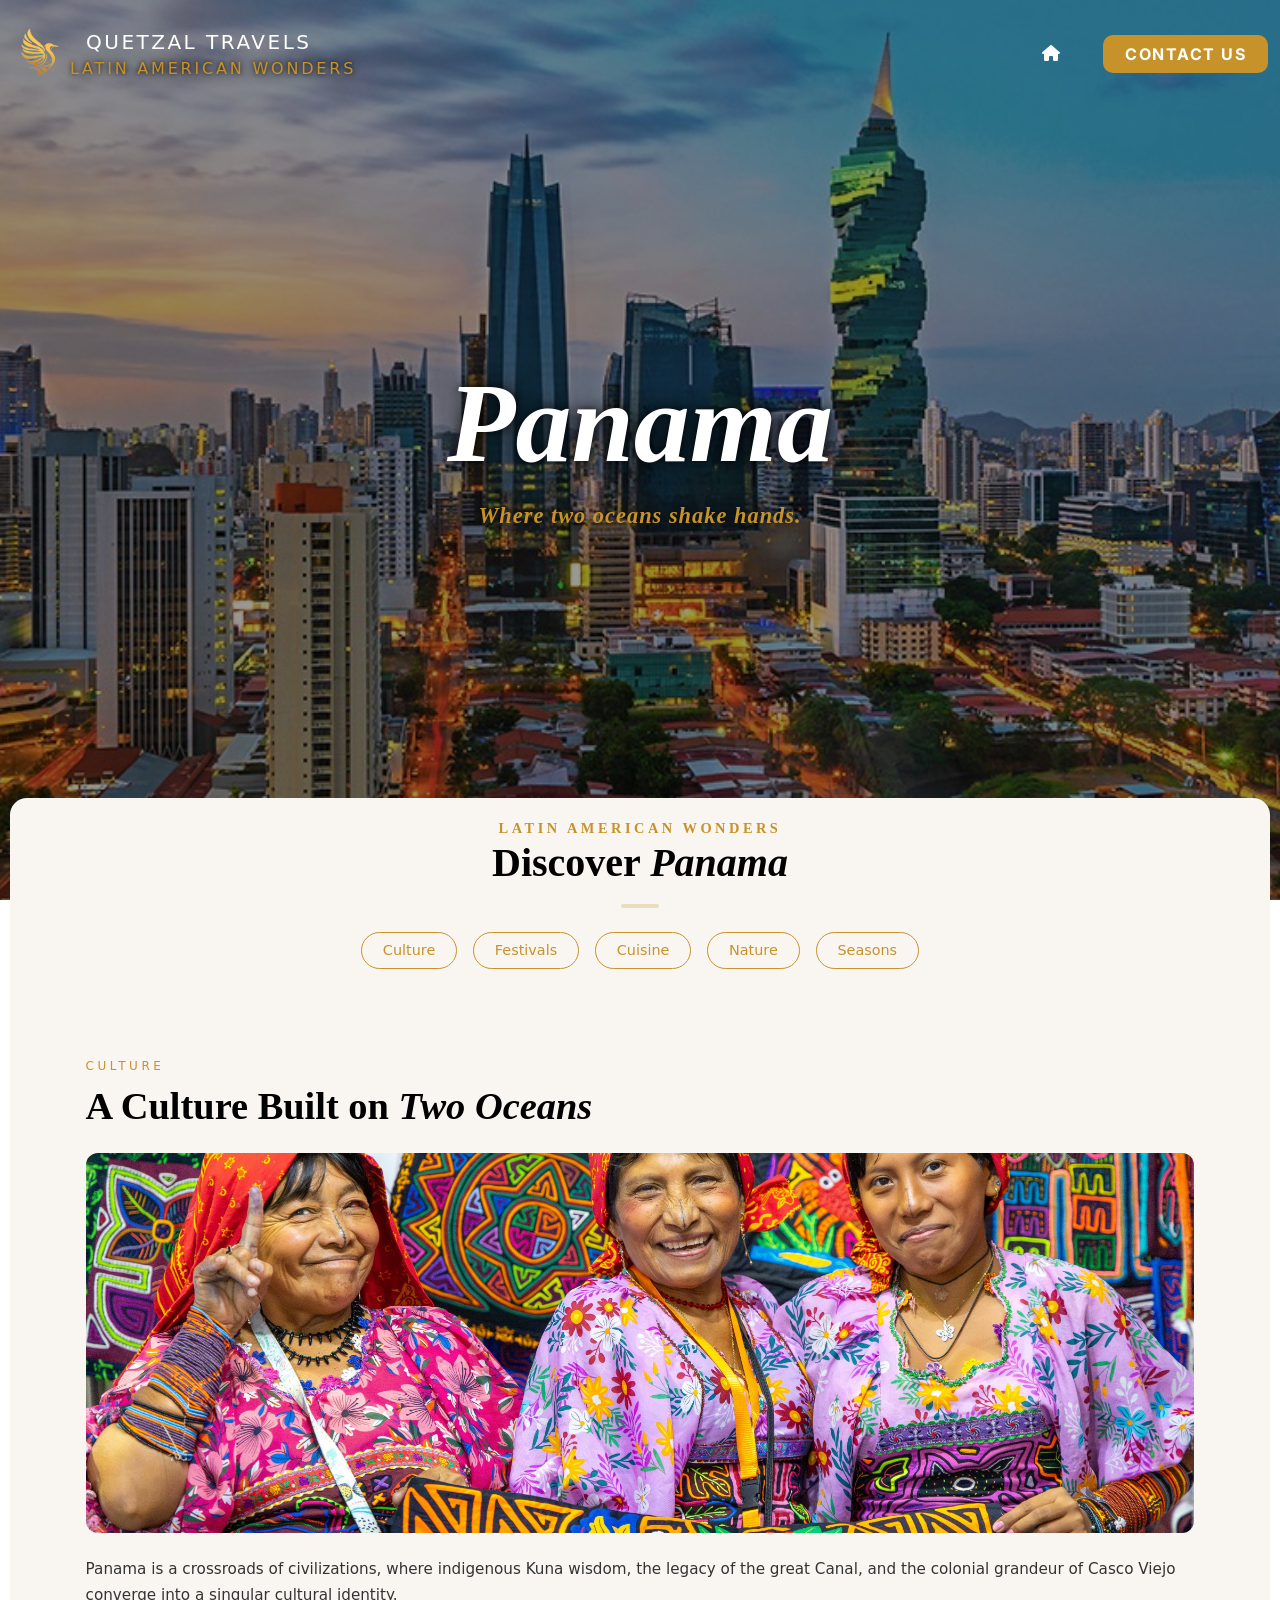
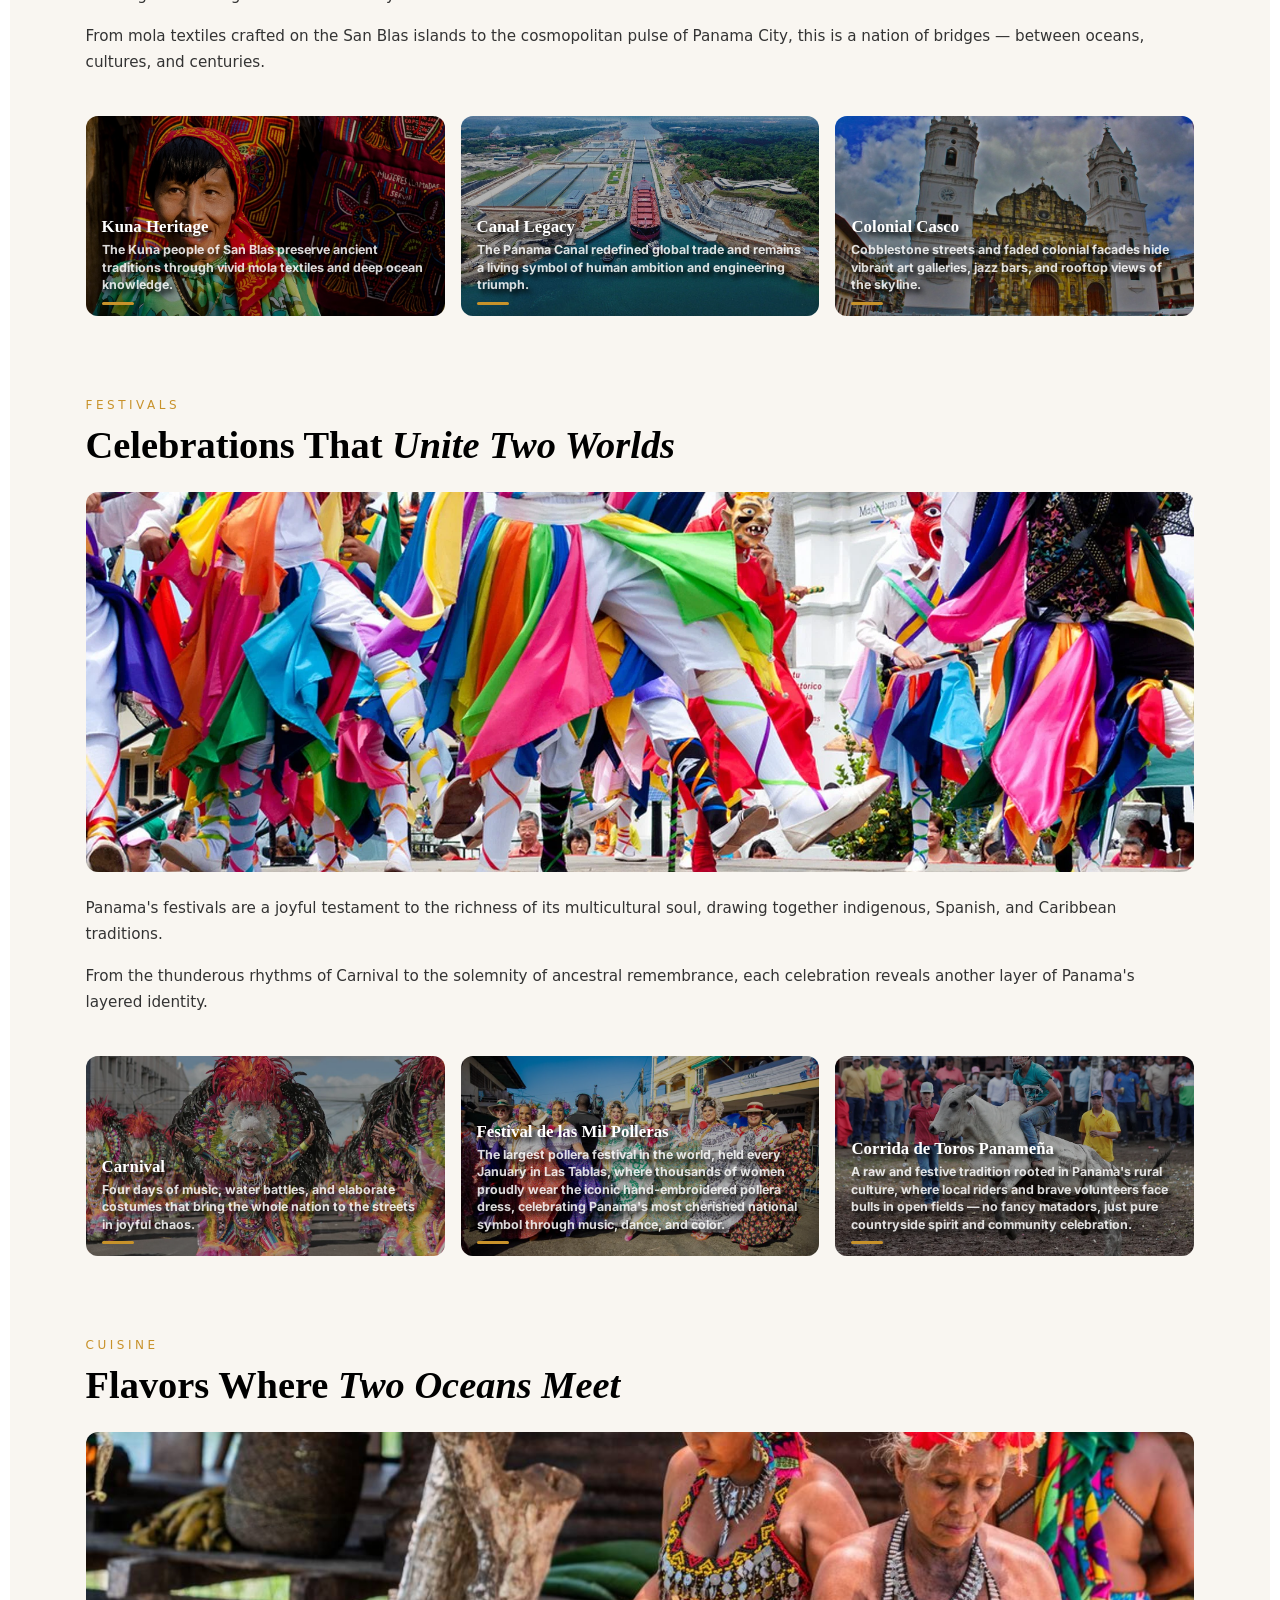
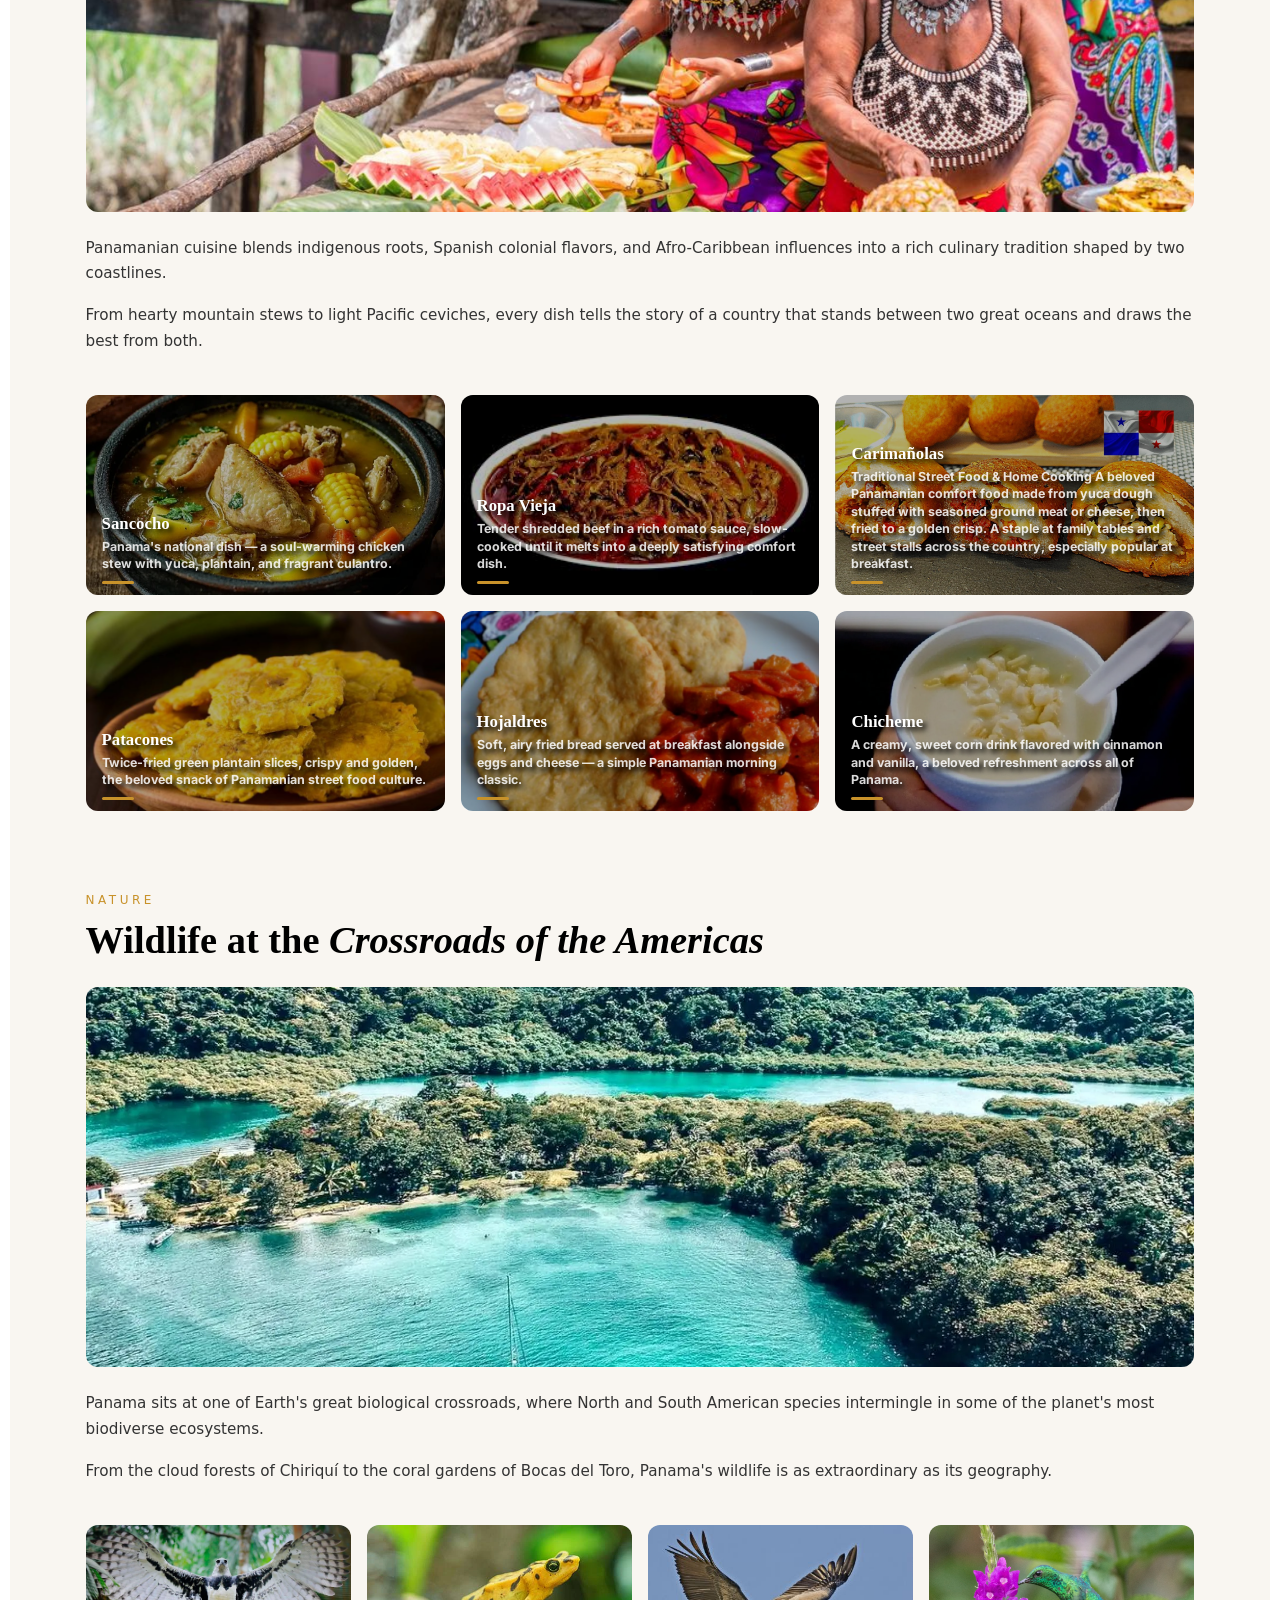
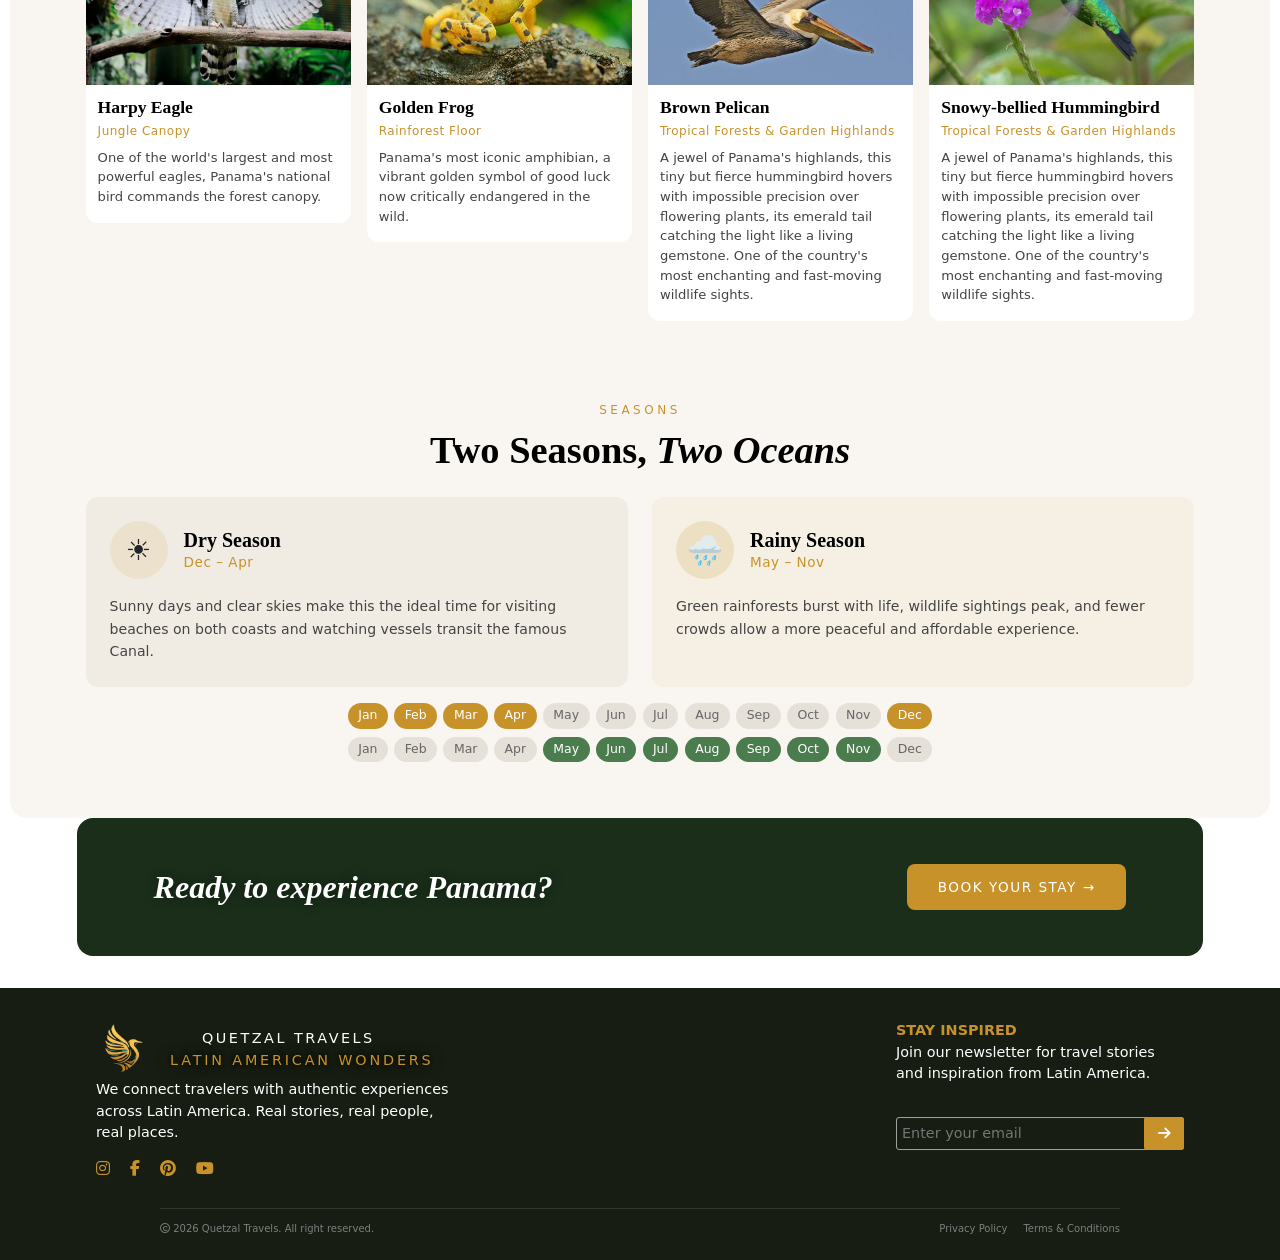
<file: pages/Panama.html>
<!DOCTYPE html>
<html>

<head>
    <meta charset="UTF-8">
    <meta name="viewport" content="width=device-width, initial-scale=1.0">
    <title>Panama — Quetzal Travels</title>
    <link href="https://cdn.jsdelivr.net/npm/bootstrap@5.3.8/dist/css/bootstrap.min.css" rel="stylesheet"
        integrity="sha384-sRIl4kxILFvY47J16cr9ZwB07vP4J8+LH7qKQnuqkuIAvNWLzeN8tE5YBujZqJLB" crossorigin="anonymous">
    <link rel="stylesheet" href="https://cdnjs.cloudflare.com/ajax/libs/font-awesome/6.5.0/css/all.min.css">
    <link rel="stylesheet" href="../css/styles.css">
    <link rel="stylesheet" href="../css/CostaRica.css">
</head>

<body>
    <!-- Start Hero of Hero-Section -->
    <section class="Hero-Section">
        <img src="../images/Panama city header (paese).jpg" alt="Panama panorama" class="BackImage">

        <div class="Oscurante"></div>

        <div class="Hero">
            <nav class="navbar navbar-expand-lg">
                <div class="container-fluid">

                    <img src="../images/Logo.png" alt="Logo" class="Logo">

                    <div class="InterFont">
                        <p class="navbar-brand ms-3 m-0 p-0 text-white">QUETZAL TRAVELS</p>
                        <p class="text-center m-0 GoldText Shadow">LATIN AMERICAN WONDERS</p>
                    </div>

                    <div class="d-flex ms-auto">
                        <div class="d-flex align-items-center me-4 NavOptions">
                            <a href="../index.html"><i class="fa-solid fa-house"></i></a>
                        </div>

                        <button class="navbar-toggler" type="button" data-bs-toggle="collapse"
                            data-bs-target="#navbarSupportedContent" aria-controls="navbarSupportedContent"
                            aria-expanded="false" aria-label="Toggle navigation">
                            <span class="navbar-toggler-icon"></span>
                        </button>

                        <div class="collapse navbar-collapse" id="navbarSupportedContent">
                            <button class="ContactButton"
                                onclick="alert('Non ho un agenzia, sono in terza superiore prof.\n(però sò le basi di javascript.)')">CONTACT
                                US</button>
                        </div>
                    </div>
                </div>
            </nav>
        </div>

        <div class="HeroCenter">
            <h1 class="HeroTitle PlayfairFont"><i>Panama</i></h1>
            <p class="HeroSubtitle GoldText PlayfairFont"><i>Where two oceans shake hands.</i></p>
        </div>
    </section>

    <!--Start of Main Section-->
    <section>
        <div class="Main">

            <div class="MainText">
                <p class="GoldText PlayfairFont">LATIN AMERICAN WONDERS</p>
                <h2>Discover <i>Panama</i></h2>
                <hr class="line GoldText">
            </div>

            <div class="NavPills">
                <a href="#culture" class="Pill">Culture</a>
                <a href="#festivals" class="Pill">Festivals</a>
                <a href="#cuisine" class="Pill">Cuisine</a>
                <a href="#nature" class="Pill">Nature</a>
                <a href="#seasons" class="Pill">Seasons</a>
            </div>

            <!-- SEZIONE CULTURA -->
            <div class="Section" id="culture">
                <p class="Label GoldText InterFont">CULTURE</p>
                <h2 class="SectionTitle PlayfairFont">A Culture Built on <i>Two Oceans</i></h2>
                <img src="../images/Panama culture header (paese).jpg" alt="Panamanian culture" class="SectionImg">
                <p class="SectionText InterFont">Panama is a crossroads of civilizations, where indigenous Kuna wisdom,
                    the legacy of the great Canal, and the colonial grandeur of Casco Viejo converge into a singular
                    cultural identity.</p>
                <p class="SectionText InterFont">From mola textiles crafted on the San Blas islands to the cosmopolitan
                    pulse of Panama City, this is a nation of bridges — between oceans, cultures, and centuries.</p>

                <div class="row g-3 Cards3">
                    <div class="col-12 col-md-6 col-lg-4">
                        <div class="card ImgCard">
                            <img src="../images/Panam culture kuna (paese).jpg" alt="Kuna Heritage" class="card-img">
                            <div class="Oscurante2"></div>
                            <div class="card-img-overlay OverCard d-flex flex-column justify-content-end">
                                <h5 class="PlayfairFont">Kuna Heritage</h5>
                                <p class="InterFont">The Kuna people of San Blas preserve ancient traditions through
                                    vivid mola textiles and deep ocean knowledge.</p>
                                <div class="CardAccent"></div>
                            </div>
                        </div>
                    </div>

                    <div class="col-12 col-md-6 col-lg-4">
                        <div class="card ImgCard">
                            <img src="../images/Panama culture canale (paese).jpg" alt="Canal Legacy" class="card-img">
                            <div class="Oscurante2"></div>
                            <div class="card-img-overlay OverCard d-flex flex-column justify-content-end">
                                <h5 class="PlayfairFont">Canal Legacy</h5>
                                <p class="InterFont">The Panama Canal redefined global trade and remains a living
                                    symbol of human ambition and engineering triumph.</p>
                                <div class="CardAccent"></div>
                            </div>
                        </div>
                    </div>

                    <div class="col-12 col-md-6 col-lg-4">
                        <div class="card ImgCard">
                            <img src="../images/Panama culture colonial (paese).jpg" alt="Colonial Casco"
                                class="card-img">
                            <div class="Oscurante2"></div>
                            <div class="card-img-overlay OverCard d-flex flex-column justify-content-end">
                                <h5 class="PlayfairFont">Colonial Casco</h5>
                                <p class="InterFont">Cobblestone streets and faded colonial facades hide vibrant art
                                    galleries, jazz bars, and rooftop views of the skyline.</p>
                                <div class="CardAccent"></div>
                            </div>
                        </div>
                    </div>
                </div>
            </div>

            <!-- SEZIONE FESTE -->
            <div class="Section" id="festivals">
                <p class="Label GoldText InterFont">FESTIVALS</p>
                <h2 class="SectionTitle PlayfairFont">Celebrations That <i>Unite Two Worlds</i></h2>

                <img src="../images/Panama festival (paese) (principale).webp" alt="Panamanian festivals"
                    class="SectionImg">

                <p class="SectionText InterFont">Panama's festivals are a joyful testament to the richness of its
                    multicultural soul, drawing together indigenous, Spanish, and Caribbean traditions.</p>
                <p class="SectionText InterFont">From the thunderous rhythms of Carnival to the solemnity of ancestral
                    remembrance, each celebration reveals another layer of Panama's layered identity.</p>

                <div class="row g-3 Cards3">
                    <div class="col-12 col-md-6 col-lg-4">
                        <div class="card ImgCard">
                            <img src="../images/Panama festival carnival (paese).jpg" alt="Carnival" class="card-img">
                            <div class="Oscurante2"></div>
                            <div class="card-img-overlay OverCard d-flex flex-column justify-content-end">
                                <h5 class="PlayfairFont">Carnival</h5>
                                <p class="InterFont">Four days of music, water battles, and elaborate costumes that
                                    bring the whole nation to the streets in joyful chaos.</p>
                                <div class="CardAccent"></div>
                            </div>
                        </div>
                    </div>

                    <div class="col-12 col-md-6 col-lg-4">
                        <div class="card ImgCard">
                            <img src="../images/Panama mill polleras (paese).jpg" alt="Festival de las Mil Polleras"
                                class="card-img">
                            <div class="Oscurante2"></div>
                            <div class="card-img-overlay OverCard d-flex flex-column justify-content-end">
                                <h5 class="PlayfairFont">Festival de las Mil Polleras</h5>
                                <p class="InterFont">The largest pollera festival in the world, held every January in
                                    Las Tablas, where thousands of women proudly wear the iconic hand-embroidered
                                    pollera dress, celebrating Panama's most cherished national symbol through music,
                                    dance, and color.</p>
                                <div class="CardAccent"></div>
                            </div>
                        </div>
                    </div>

                    <div class="col-12 col-md-6 col-lg-4">
                        <div class="card ImgCard">
                            <img src="../images/Panama festival toros (paese).webp" alt="Corrida de Toros Panameña"
                                class="card-img">
                            <div class="Oscurante2"></div>
                            <div class="card-img-overlay OverCard d-flex flex-column justify-content-end">
                                <h5 class="PlayfairFont">Corrida de Toros Panameña</h5>
                                <p class="InterFont">A raw and festive tradition rooted in Panama's rural culture, where
                                    local riders and brave volunteers face bulls in open fields — no fancy matadors,
                                    just pure countryside spirit and community celebration.
                                </p>
                                <div class="CardAccent"></div>
                            </div>
                        </div>
                    </div>
                </div>
            </div>

            <!-- SEZIONE CUCINA -->
            <div class="Section" id="cuisine">
                <p class="Label GoldText InterFont">CUISINE</p>
                <h2 class="SectionTitle PlayfairFont">Flavors Where <i>Two Oceans Meet</i></h2>
                <img src="../images/Panama cibo (paese) (principale).png" alt="Panamanian cuisine" class="SectionImg">
                <p class="SectionText InterFont">Panamanian cuisine blends indigenous roots, Spanish colonial flavors,
                    and Afro-Caribbean influences into a rich culinary tradition shaped by two coastlines.</p>
                <p class="SectionText InterFont">From hearty mountain stews to light Pacific ceviches, every dish
                    tells the story of a country that stands between two great oceans and draws the best from both.</p>

                <div class="row g-3 Cards6">
                    <div class="col-12 col-md-6 col-lg-4">
                        <div class="card ImgCard">
                            <img src="../images/Panama cibo sancocho (paese).webp" alt="Sancocho" class="card-img">
                            <div class="Oscurante2"></div>
                            <div class="card-img-overlay OverCard d-flex flex-column justify-content-end">
                                <h5 class="PlayfairFont">Sancocho</h5>
                                <p class="InterFont">Panama's national dish — a soul-warming chicken stew with yuca,
                                    plantain, and fragrant culantro.</p>
                                <div class="CardAccent"></div>
                            </div>
                        </div>
                    </div>

                    <div class="col-12 col-md-6 col-lg-4">
                        <div class="card ImgCard">
                            <img src="../images/Panama cibo ropa vieja (paese).jpg" alt="Ropa Vieja" class="card-img">
                            <div class="Oscurante2"></div>
                            <div class="card-img-overlay OverCard d-flex flex-column justify-content-end">
                                <h5 class="PlayfairFont">Ropa Vieja</h5>
                                <p class="InterFont">Tender shredded beef in a rich tomato sauce, slow-cooked until
                                    it melts into a deeply satisfying comfort dish.</p>
                                <div class="CardAccent"></div>
                            </div>
                        </div>
                    </div>

                    <div class="col-12 col-md-6 col-lg-4">
                        <div class="card ImgCard">
                            <img src="../images/Panama cibo carimanolas (paese).jpg" alt="Carimañolas" class="card-img">
                            <div class="Oscurante2"></div>
                            <div class="card-img-overlay OverCard d-flex flex-column justify-content-end">
                                <h5 class="PlayfairFont">Carimañolas</h5>
                                <p class="InterFont">Traditional Street Food & Home Cooking
                                    A beloved Panamanian comfort food made from yuca dough stuffed with seasoned ground
                                    meat or cheese, then fried to a golden crisp. A staple at family tables and street
                                    stalls across the country, especially popular at breakfast.</p>
                                <div class="CardAccent"></div>
                            </div>
                        </div>
                    </div>

                    <div class="col-12 col-md-6 col-lg-4">
                        <div class="card ImgCard">
                            <img src="../images/Panama cibo patacones (paese).jpg" alt="Patacones" class="card-img">
                            <div class="Oscurante2"></div>
                            <div class="card-img-overlay OverCard d-flex flex-column justify-content-end">
                                <h5 class="PlayfairFont">Patacones</h5>
                                <p class="InterFont">Twice-fried green plantain slices, crispy and golden, the
                                    beloved snack of Panamanian street food culture.</p>
                                <div class="CardAccent"></div>
                            </div>
                        </div>
                    </div>

                    <div class="col-12 col-md-6 col-lg-4">
                        <div class="card ImgCard">
                            <img src="../images/Panama cibo hojaldres (paese).png" alt="Hojaldres" class="card-img">
                            <div class="Oscurante2"></div>
                            <div class="card-img-overlay OverCard d-flex flex-column justify-content-end">
                                <h5 class="PlayfairFont">Hojaldres</h5>
                                <p class="InterFont">Soft, airy fried bread served at breakfast alongside eggs and
                                    cheese — a simple Panamanian morning classic.</p>
                                <div class="CardAccent"></div>
                            </div>
                        </div>
                    </div>

                    <div class="col-12 col-md-6 col-lg-4">
                        <div class="card ImgCard">
                            <img src="../images/Panama cibo chicheme (paese).webp" alt="Chicheme" class="card-img">
                            <div class="Oscurante2"></div>
                            <div class="card-img-overlay OverCard d-flex flex-column justify-content-end">
                                <h5 class="PlayfairFont">Chicheme</h5>
                                <p class="InterFont">A creamy, sweet corn drink flavored with cinnamon and vanilla,
                                    a beloved refreshment across all of Panama.</p>
                                <div class="CardAccent"></div>
                            </div>
                        </div>
                    </div>
                </div>
            </div>

            <!-- SEZIONE NATURA -->
            <div class="Section" id="nature">
                <p class="Label GoldText InterFont">NATURE</p>
                <h2 class="SectionTitle PlayfairFont">Wildlife at the <i>Crossroads of the Americas</i></h2>
                <img src="../images/Panama natura header (paese).jpg" alt="Panamanian rainforest" class="SectionImg">
                <p class="SectionText InterFont">Panama sits at one of Earth's great biological crossroads, where
                    North and South American species intermingle in some of the planet's most biodiverse ecosystems.</p>
                <p class="SectionText InterFont">From the cloud forests of Chiriquí to the coral gardens of Bocas
                    del Toro, Panama's wildlife is as extraordinary as its geography.</p>

                <div class="row g-3 Cards4">
                    <div class="col-12 col-sm-6 col-lg-3">
                        <div class="AnimalCard">
                            <img src="../images/Panama animali (paese).jpg" alt="Harpy Eagle" class="AnimalImg">
                            <div class="AnimalInfo">
                                <h5 class="AnimalName PlayfairFont">Harpy Eagle</h5>
                                <p class="AnimalHabitat GoldText InterFont">Jungle Canopy</p>
                                <p class="AnimalDesc InterFont">One of the world's largest and most powerful eagles,
                                    Panama's national bird commands the forest canopy.</p>
                            </div>
                        </div>
                    </div>

                    <div class="col-12 col-sm-6 col-lg-3">
                        <div class="AnimalCard">
                            <img src="../images/Panama animali golden frog (paese).webp" alt="Golden Frog"
                                class="AnimalImg">
                            <div class="AnimalInfo">
                                <h5 class="AnimalName PlayfairFont">Golden Frog</h5>
                                <p class="AnimalHabitat GoldText InterFont">Rainforest Floor</p>
                                <p class="AnimalDesc InterFont">Panama's most iconic amphibian, a vibrant golden
                                    symbol of good luck now critically endangered in the wild.</p>
                            </div>
                        </div>
                    </div>

                    <div class="col-12 col-sm-6 col-lg-3">
                        <div class="AnimalCard">
                            <img src="../images/Panama animali pellicano (paese).jpg" alt="Brown Pelican" class="AnimalImg">
                            <div class="AnimalInfo">
                                <h5 class="AnimalName PlayfairFont">Brown Pelican</h5>
                                <p class="AnimalHabitat GoldText InterFont">Tropical Forests & Garden Highlands</p>
                                <p class="AnimalDesc InterFont">A jewel of Panama's highlands, this tiny but fierce
                                    hummingbird hovers with impossible precision over flowering plants, its emerald tail
                                    catching the light like a living gemstone. One of the country's most enchanting and
                                    fast-moving wildlife sights.</p>
                            </div>
                        </div>
                    </div>

                    <div class="col-12 col-sm-6 col-lg-3">
                        <div class="AnimalCard">
                            <img src="../images/Panama animali colibri (paese).webp" alt="Snowy-bellied Hummingbird"
                                class="AnimalImg">
                            <div class="AnimalInfo">
                                <h5 class="AnimalName PlayfairFont">Snowy-bellied Hummingbird</h5>
                                <p class="AnimalHabitat GoldText InterFont">Tropical Forests & Garden Highlands</p>
                                <p class="AnimalDesc InterFont">A jewel of Panama's highlands, this tiny but fierce
                                    hummingbird hovers with impossible precision over flowering plants, its emerald tail
                                    catching the light like a living gemstone. One of the country's most enchanting and
                                    fast-moving wildlife sights.</p>
                            </div>
                        </div>
                    </div>
                </div>
            </div>

            <!-- SEZIONE STAGIONI -->
            <div class="Section" id="seasons">
                <p class="Label GoldText InterFont text-center">SEASONS</p>
                <h2 class="SectionTitle PlayfairFont text-center">Two Seasons, <i>Two Oceans</i></h2>

                <div class="Stagioni">
                    <div class="SeasonCard">
                        <div class="d-flex align-items-center gap-3 mb-3">
                            <div class="SeasonIcon">☀️</div>
                            <div>
                                <h5 class="SeasonName PlayfairFont m-0">Dry Season</h5>
                                <p class="SeasonDates GoldText InterFont m-0">Dec – Apr</p>
                            </div>
                        </div>
                        <p class="SeasonDesc InterFont">Sunny days and clear skies make this the ideal time for
                            visiting beaches on both coasts and watching vessels transit the famous Canal.</p>
                    </div>

                    <div class="SeasonCard SeasonCardDry">
                        <div class="d-flex align-items-center gap-3 mb-3">
                            <div class="SeasonIcon SeasonIconDry">🌧️</div>
                            <div>
                                <h5 class="SeasonName PlayfairFont m-0">Rainy Season</h5>
                                <p class="SeasonDates GoldText InterFont m-0">May – Nov</p>
                            </div>
                        </div>
                        <p class="SeasonDesc InterFont">Green rainforests burst with life, wildlife sightings peak,
                            and fewer crowds allow a more peaceful and affordable experience.</p>
                    </div>
                </div>

                <div class="MonthRow InterFont">
                    <span class="Month MonthGold">Jan</span>
                    <span class="Month MonthGold">Feb</span>
                    <span class="Month MonthGold">Mar</span>
                    <span class="Month MonthGold">Apr</span>
                    <span class="Month">May</span>
                    <span class="Month">Jun</span>
                    <span class="Month">Jul</span>
                    <span class="Month">Aug</span>
                    <span class="Month">Sep</span>
                    <span class="Month">Oct</span>
                    <span class="Month">Nov</span>
                    <span class="Month MonthGold">Dec</span>
                </div>

                <div class="MonthRow InterFont">
                    <span class="Month">Jan</span>
                    <span class="Month">Feb</span>
                    <span class="Month">Mar</span>
                    <span class="Month">Apr</span>
                    <span class="Month MonthGreen">May</span>
                    <span class="Month MonthGreen">Jun</span>
                    <span class="Month MonthGreen">Jul</span>
                    <span class="Month MonthGreen">Aug</span>
                    <span class="Month MonthGreen">Sep</span>
                    <span class="Month MonthGreen">Oct</span>
                    <span class="Month MonthGreen">Nov</span>
                    <span class="Month">Dec</span>
                </div>
            </div>

        </div>
    </section>

    <section>
        <div class="BookSection">
            <p class="BookText PlayfairFont"><i>Ready to experience Panama?</i></p>
            <a href="https://www.booking.com/country/pa.it.html" target="_blank">
                <button class="BookButton InterFont">BOOK YOUR STAY →</button>
            </a>
        </div>
    </section>

    <!--Start of Footer Section-->
    <section>
        <div class="Footer">
            <div class="Fleft">
                <div class="d-flex">
                    <img src="../images/Logo.png" alt="Logo" class="Logo">
                    <div class="InterFont SocialSide">
                        <p class="navbar-brand ms-5 m-0 p-0 text-white">QUETZAL TRAVELS</p>
                        <p class="text-center ms-3 m-0 GoldText Shadow">LATIN AMERICAN WONDERS</p>
                    </div>
                </div>

                <p class="text-white">We connect travelers with authentic experiences <br> across Latin America. Real
                    stories, real people, <br> real places.</p>

                <div class="Socials">
                    <a href="https://www.instagram.com/costarica/" target="_blank">
                        <i class="fa-brands fa-instagram"></i>
                    </a>
                    <a href="https://www.facebook.com/CostaRicaViews?locale=it_IT" target="_blank">
                        <i class="fa-brands fa-facebook-f"></i>
                    </a>
                    <a href="https://it.pinterest.com/search/pins/?q=America%20Latina%20natura&rs=typed"
                        target="_blank">
                        <i class="fa-brands fa-pinterest"></i>
                    </a>
                    <a href="https://www.youtube.com/results?search_query=Latin+America+nature" target="_blank">
                        <i class="fa-brands fa-youtube"></i>
                    </a>
                </div>
            </div>

            <div class="Fright">
                <p class="GoldText InterFont fw-semibold m-0">STAY INSPIRED</p>

                <div class="mb-3">
                    <p class="text-white">Join our newsletter for travel stories <br> and inspiration from Latin
                        America.</p>
                </div>

                <div class="EnterEmail">
                    <input type="email" placeholder="Enter your email">
                    <button onclick="alert('Thank you for joining Quetzal Travels.\nAdventure awaits.')"><i
                            class="fa-solid fa-arrow-right"></i></button>
                </div>
            </div>

            <hr class="hr">

            <div class="d-flex justify-content-between w-100 Copiright">
                <div>
                    <p><i class="fa-regular fa-copyright"></i> 2026 Quetzal Travels. All right reserved.</p>
                </div>
                <div class="d-flex gap-3">
                    <p>Privacy Policy</p>
                    <p>Terms & Conditions</p>
                </div>
            </div>
        </div>
    </section>

    <script src="https://cdn.jsdelivr.net/npm/bootstrap@5.3.8/dist/js/bootstrap.bundle.min.js"
        integrity="sha384-FKyoEForCGlyvwx9Hj09JcYn3nv7wiPVlz7YYwJrWVcXK/BmnVDxM+D2scQbITxI"
        crossorigin="anonymous"></script>
</body>

</html>
</file>
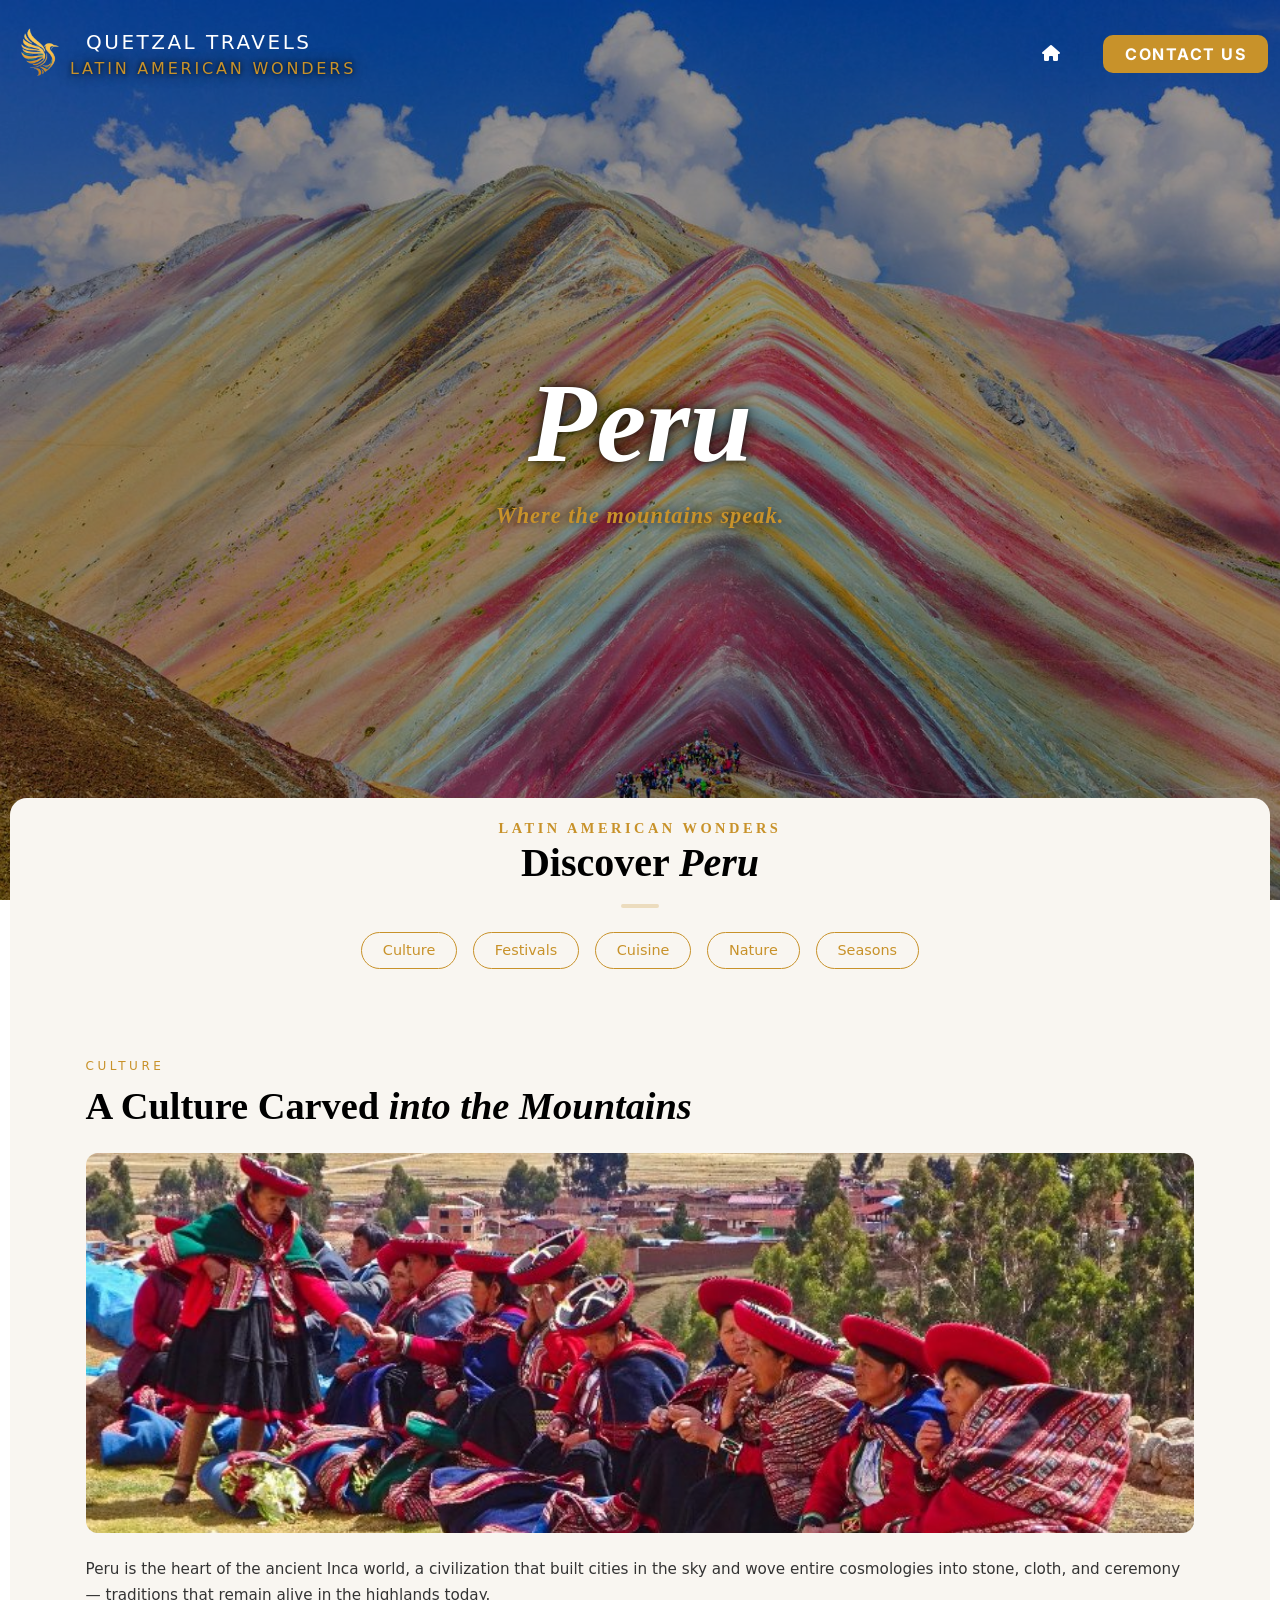
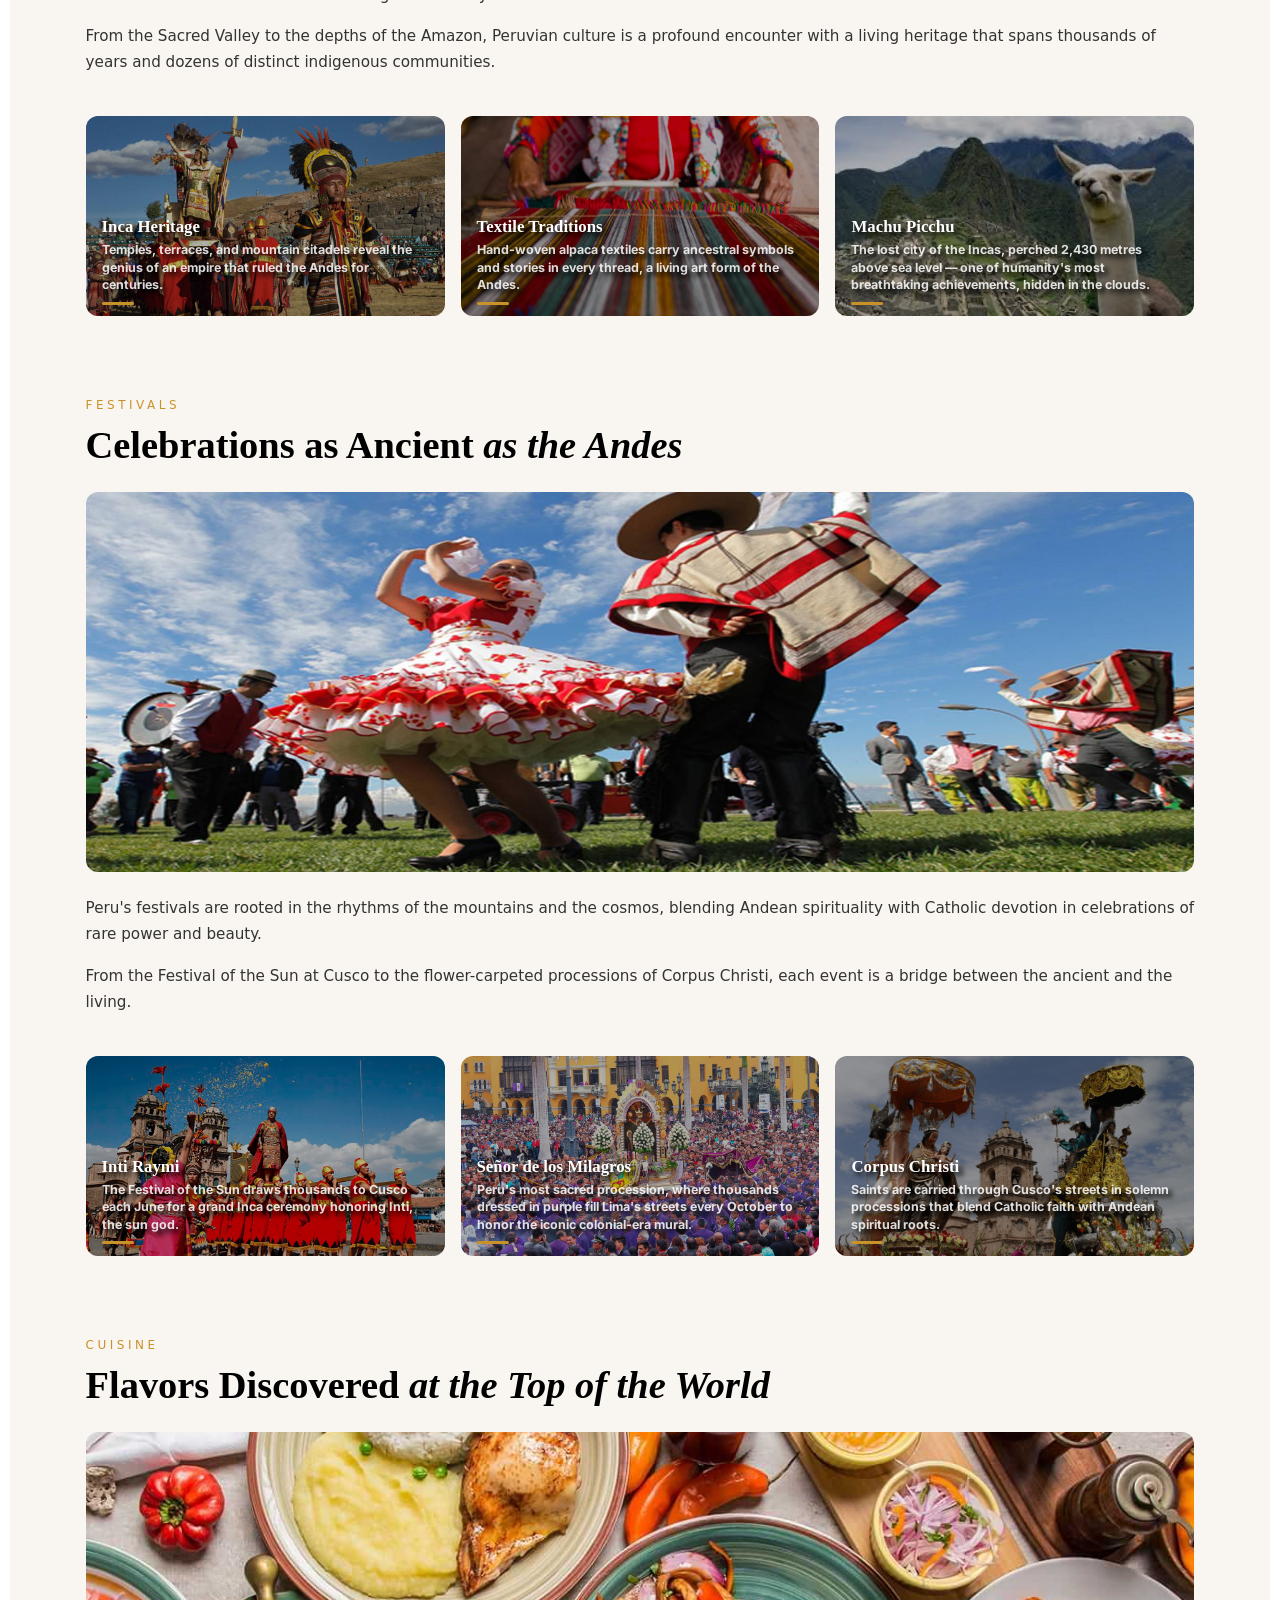
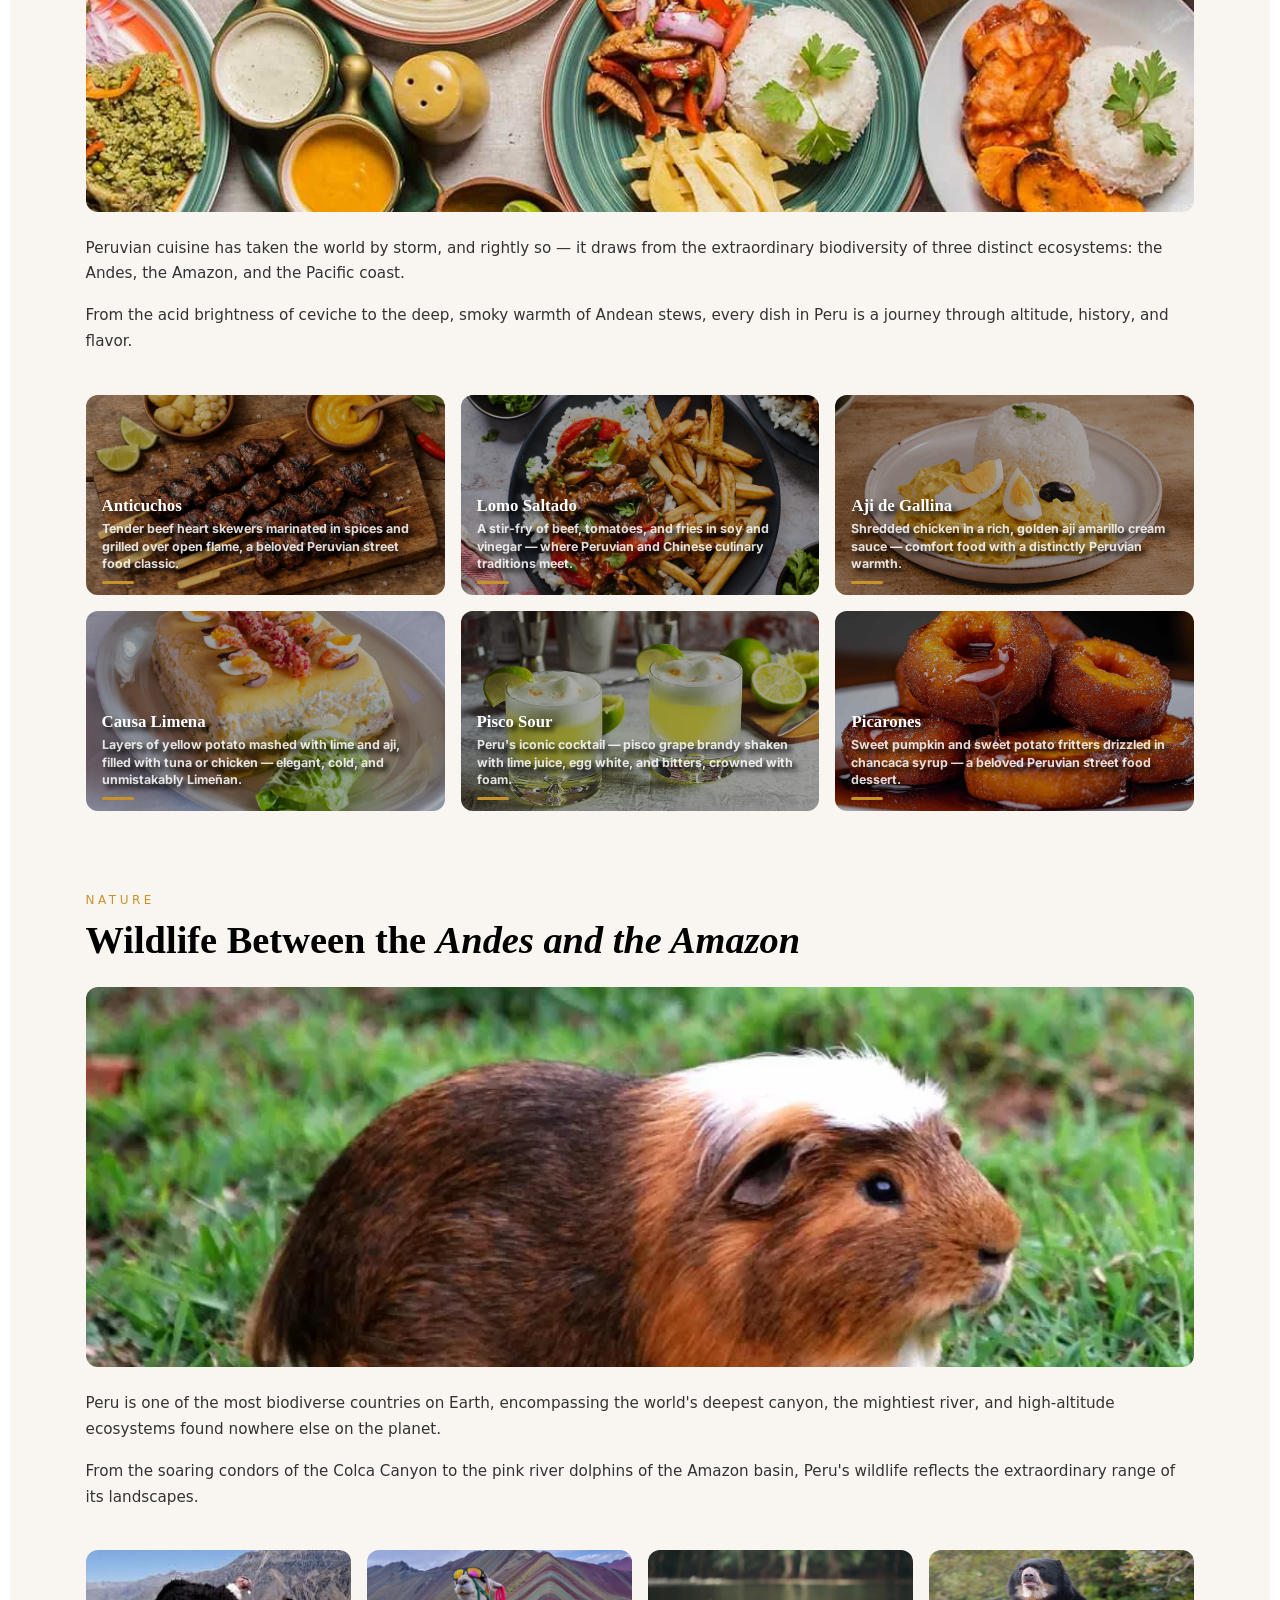
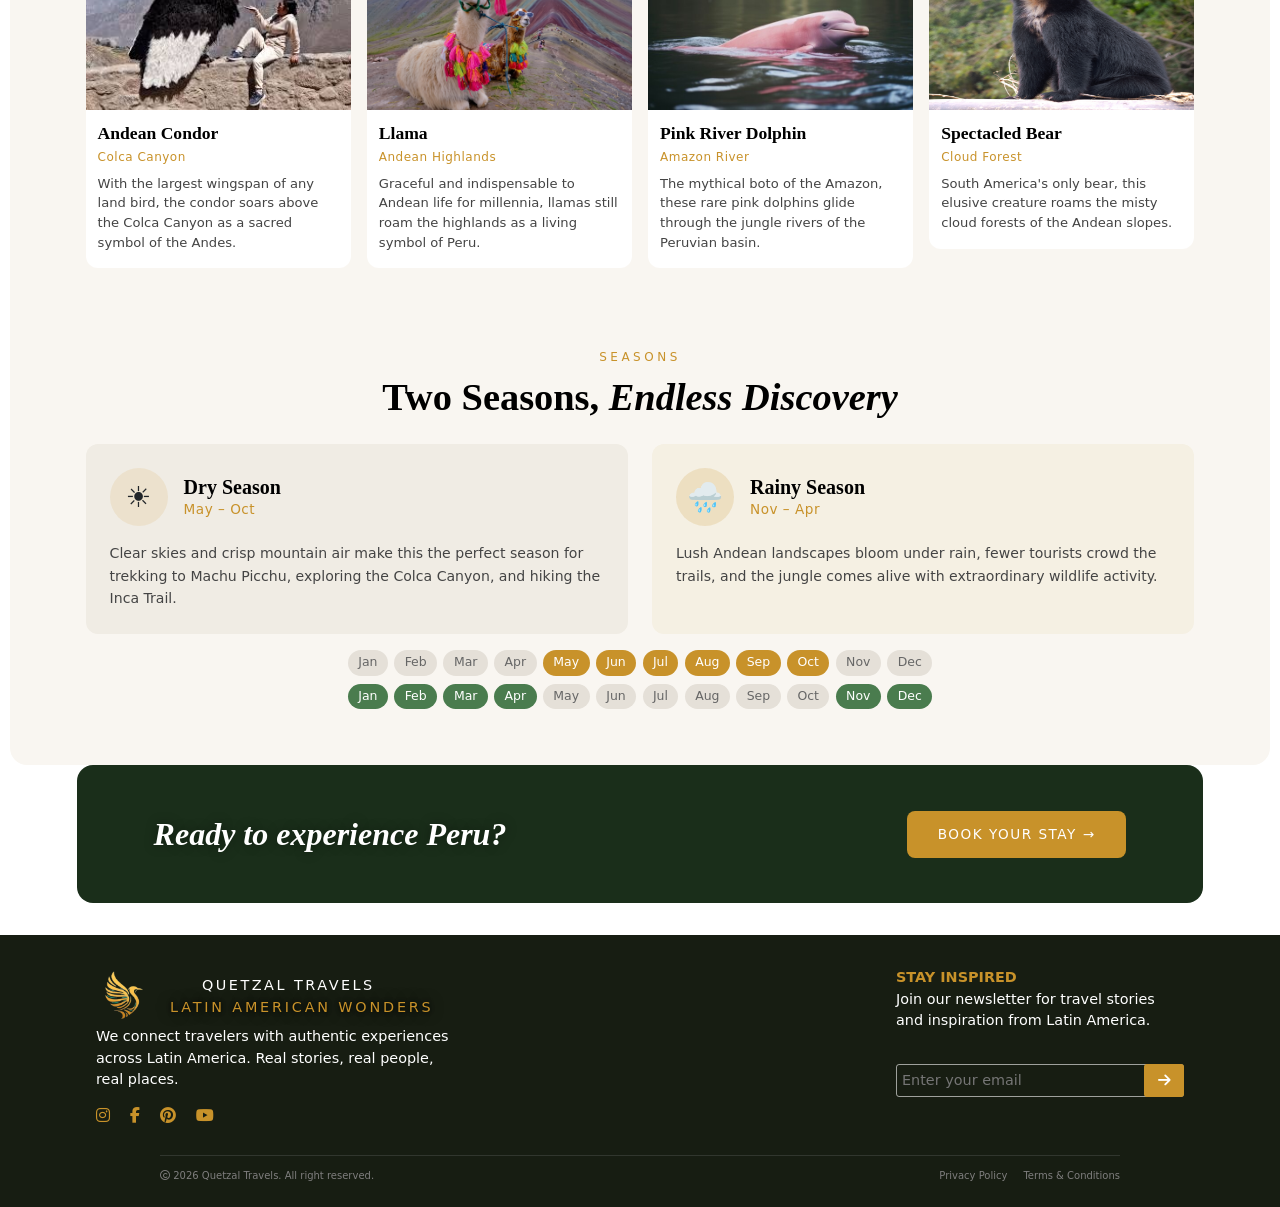
<file: pages/Peru.html>
<!DOCTYPE html>
<html>

<head>
    <meta charset="UTF-8">
    <meta name="viewport" content="width=device-width, initial-scale=1.0">
    <title>Peru — Quetzal Travels</title>
    <link href="https://cdn.jsdelivr.net/npm/bootstrap@5.3.8/dist/css/bootstrap.min.css" rel="stylesheet"
        integrity="sha384-sRIl4kxILFvY47J16cr9ZwB07vP4J8+LH7qKQnuqkuIAvNWLzeN8tE5YBujZqJLB" crossorigin="anonymous">
    <link rel="stylesheet" href="https://cdnjs.cloudflare.com/ajax/libs/font-awesome/6.5.0/css/all.min.css">
    <link rel="stylesheet" href="../css/styles.css">
    <link rel="stylesheet" href="../css/CostaRica.css">
</head>

<body>
    <!-- Start Hero of Hero-Section -->
    <section class="Hero-Section">
        <img src="../images/perù header image.jpg" alt="Peru panorama" class="BackImage">

        <div class="Oscurante"></div>

        <div class="Hero">
            <nav class="navbar navbar-expand-lg">
                <div class="container-fluid">

                    <img src="../images/Logo.png" alt="Logo" class="Logo">

                    <div class="InterFont">
                        <p class="navbar-brand ms-3 m-0 p-0 text-white">QUETZAL TRAVELS</p>
                        <p class="text-center m-0 GoldText Shadow">LATIN AMERICAN WONDERS</p>
                    </div>

                    <div class="d-flex ms-auto">
                        <div class="d-flex align-items-center me-4 NavOptions">
                            <a href="../index.html"><i class="fa-solid fa-house"></i></a>
                        </div>
                        <button class="navbar-toggler" type="button" data-bs-toggle="collapse"
                            data-bs-target="#navbarSupportedContent" aria-controls="navbarSupportedContent"
                            aria-expanded="false" aria-label="Toggle navigation">
                            <span class="navbar-toggler-icon"></span>
                        </button>

                        <div class="collapse navbar-collapse" id="navbarSupportedContent">
                            <button class="ContactButton"
                                onclick="alert('Non ho un agenzia, sono in terza superiore prof.\n(però sò le basi di javascript.)')">CONTACT
                                US</button>
                        </div>
                    </div>
                </div>
            </nav>
        </div>

        <div class="HeroCenter">
            <h1 class="HeroTitle PlayfairFont"><i>Peru</i></h1>
            <p class="HeroSubtitle GoldText PlayfairFont"><i>Where the mountains speak.</i></p>
        </div>
    </section>

    <!--Start of Main Section-->
    <section>
        <div class="Main">

            <div class="MainText">
                <p class="GoldText PlayfairFont">LATIN AMERICAN WONDERS</p>
                <h2>Discover <i>Peru</i></h2>
                <hr class="line GoldText">
            </div>

            <div class="NavPills">
                <a href="#culture" class="Pill">Culture</a>
                <a href="#festivals" class="Pill">Festivals</a>
                <a href="#cuisine" class="Pill">Cuisine</a>
                <a href="#nature" class="Pill">Nature</a>
                <a href="#seasons" class="Pill">Seasons</a>
            </div>

            <!-- SEZIONE CULTURA -->
            <div class="Section" id="culture">
                <p class="Label GoldText InterFont">CULTURE</p>
                <h2 class="SectionTitle PlayfairFont">A Culture Carved <i>into the Mountains</i></h2>
                <img src="../images/cultura perù header.jpg" alt="Peruvian culture" class="SectionImg">
                <p class="SectionText InterFont">Peru is the heart of the ancient Inca world, a civilization that
                    built cities in the sky and wove entire cosmologies into stone, cloth, and ceremony —
                    traditions that remain alive in the highlands today.</p>
                <p class="SectionText InterFont">From the Sacred Valley to the depths of the Amazon, Peruvian
                    culture is a profound encounter with a living heritage that spans thousands of years and
                    dozens of distinct indigenous communities.</p>

                <div class="row g-3 Cards3">
                    <div class="col-12 col-md-6 col-lg-4">
                        <div class="card ImgCard">
                            <img src="../images/Inca cultura (paese).jpg" alt="Inca Heritage" class="card-img">
                            <div class="Oscurante2"></div>
                            <div class="card-img-overlay OverCard d-flex flex-column justify-content-end">
                                <h5 class="PlayfairFont">Inca Heritage</h5>
                                <p class="InterFont">Temples, terraces, and mountain citadels reveal the genius of
                                    an empire that ruled the Andes for centuries.</p>
                                <div class="CardAccent"></div>
                            </div>
                        </div>
                    </div>

                    <div class="col-12 col-md-6 col-lg-4">
                        <div class="card ImgCard">
                            <img src="../images/Textile tradition (paese).jpg" alt="Textile Traditions" class="card-img">
                            <div class="Oscurante2"></div>
                            <div class="card-img-overlay OverCard d-flex flex-column justify-content-end">
                                <h5 class="PlayfairFont">Textile Traditions</h5>
                                <p class="InterFont">Hand-woven alpaca textiles carry ancestral symbols and stories
                                    in every thread, a living art form of the Andes.</p>
                                <div class="CardAccent"></div>
                            </div>
                        </div>
                    </div>

                    <div class="col-12 col-md-6 col-lg-4">
                        <div class="card ImgCard">
                            <img src="../images/Machu pichu (paese).jpg" alt="Machu Picchu" class="card-img">
                            <div class="Oscurante2"></div>
                            <div class="card-img-overlay OverCard d-flex flex-column justify-content-end">
                                <h5 class="PlayfairFont">Machu Picchu</h5>
                                <p class="InterFont">The lost city of the Incas, perched 2,430 metres above sea level —
                                    one of humanity's most breathtaking achievements, hidden in the clouds.</p>
                                <div class="CardAccent"></div>
                            </div>
                        </div>
                    </div>
                </div>
            </div>

            <!-- SEZIONE FESTE -->
            <div class="Section" id="festivals">
                <p class="Label GoldText InterFont">FESTIVALS</p>
                <h2 class="SectionTitle PlayfairFont">Celebrations as Ancient <i>as the Andes</i></h2>

                <div class="fill">
                    <img src="../images/Fiestas Patrias perù.jpg" alt="Peruvian festivals" class="SectionImg">
                </div>

                <p class="SectionText InterFont">Peru's festivals are rooted in the rhythms of the mountains and
                    the cosmos, blending Andean spirituality with Catholic devotion in celebrations of rare
                    power and beauty.</p>
                <p class="SectionText InterFont">From the Festival of the Sun at Cusco to the flower-carpeted
                    processions of Corpus Christi, each event is a bridge between the ancient and the living.</p>

                <div class="row g-3 Cards3">
                    <div class="col-12 col-md-6 col-lg-4">
                        <div class="card ImgCard">
                            <img src="../images/Inti Raymi perù.webp" alt="Inti Raymi" class="card-img">
                            <div class="Oscurante2"></div>
                            <div class="card-img-overlay OverCard d-flex flex-column justify-content-end">
                                <h5 class="PlayfairFont">Inti Raymi</h5>
                                <p class="InterFont">The Festival of the Sun draws thousands to Cusco each June
                                    for a grand Inca ceremony honoring Inti, the sun god.</p>
                                <div class="CardAccent"></div>
                            </div>
                        </div>
                    </div>

                    <div class="col-12 col-md-6 col-lg-4">
                        <div class="card ImgCard">
                            <img src="../images/Señor de los Milagros perù.jpg" alt="Señor de los Milagros"
                                class="card-img">
                            <div class="Oscurante2"></div>
                            <div class="card-img-overlay OverCard d-flex flex-column justify-content-end">
                                <h5 class="PlayfairFont">Señor de los Milagros</h5>
                                <p class="InterFont">Peru's most sacred procession, where thousands dressed in purple
                                    fill Lima's streets every October to honor the iconic colonial-era mural.</p>
                                <div class="CardAccent"></div>
                            </div>
                        </div>
                    </div>

                    <div class="col-12 col-md-6 col-lg-4">
                        <div class="card ImgCard">
                            <img src="../images/Corpus Christi perù.png" alt="Corpus Christi" class="card-img">
                            <div class="Oscurante2"></div>
                            <div class="card-img-overlay OverCard d-flex flex-column justify-content-end">
                                <h5 class="PlayfairFont">Corpus Christi</h5>
                                <p class="InterFont">Saints are carried through Cusco's streets in solemn processions
                                    that blend Catholic faith with Andean spiritual roots.</p>
                                <div class="CardAccent"></div>
                            </div>
                        </div>
                    </div>
                </div>
            </div>

            <!-- SEZIONE CUCINA -->
            <div class="Section" id="cuisine">
                <p class="Label GoldText InterFont">CUISINE</p>
                <h2 class="SectionTitle PlayfairFont">Flavors Discovered <i>at the Top of the World</i></h2>
                <img src="../images/cibo perù header.jpg" alt="Peruvian cuisine" class="SectionImg">
                <p class="SectionText InterFont">Peruvian cuisine has taken the world by storm, and rightly so —
                    it draws from the extraordinary biodiversity of three distinct ecosystems: the Andes,
                    the Amazon, and the Pacific coast.</p>
                <p class="SectionText InterFont">From the acid brightness of ceviche to the deep, smoky warmth
                    of Andean stews, every dish in Peru is a journey through altitude, history, and flavor.</p>

                <div class="row g-3 Cards6">
                    <div class="col-12 col-md-6 col-lg-4">
                        <div class="card ImgCard">
                            <img src="../images/Anticuchos perù.webp" alt="Anticuchos" class="card-img">
                            <div class="Oscurante2"></div>
                            <div class="card-img-overlay OverCard d-flex flex-column justify-content-end">
                                <h5 class="PlayfairFont">Anticuchos</h5>
                                <p class="InterFont">Tender beef heart skewers marinated in spices and grilled over open
                                    flame, a beloved Peruvian street food classic.</p>
                                <div class="CardAccent"></div>
                            </div>
                        </div>
                    </div>

                    <div class="col-12 col-md-6 col-lg-4">
                        <div class="card ImgCard">
                            <img src="../images/Lomo saltado perù.jpg" alt="Lomo Saltado" class="card-img">
                            <div class="Oscurante2"></div>
                            <div class="card-img-overlay OverCard d-flex flex-column justify-content-end">
                                <h5 class="PlayfairFont">Lomo Saltado</h5>
                                <p class="InterFont">A stir-fry of beef, tomatoes, and fries in soy and vinegar — where
                                    Peruvian and Chinese culinary traditions meet.</p>
                                <div class="CardAccent"></div>
                            </div>
                        </div>
                    </div>

                    <div class="col-12 col-md-6 col-lg-4">
                        <div class="card ImgCard">
                            <img src="../images/Aji de Gallina perù.jpg" alt="Aji de Gallina" class="card-img">
                            <div class="Oscurante2"></div>
                            <div class="card-img-overlay OverCard d-flex flex-column justify-content-end">
                                <h5 class="PlayfairFont">Aji de Gallina</h5>
                                <p class="InterFont">Shredded chicken in a rich, golden aji amarillo cream sauce —
                                    comfort food with a distinctly Peruvian warmth.</p>
                                <div class="CardAccent"></div>
                            </div>
                        </div>
                    </div>

                    <div class="col-12 col-md-6 col-lg-4">
                        <div class="card ImgCard">
                            <img src="../images/Causa Limena perù.png" alt="Causa Limena" class="card-img">
                            <div class="Oscurante2"></div>
                            <div class="card-img-overlay OverCard d-flex flex-column justify-content-end">
                                <h5 class="PlayfairFont">Causa Limena</h5>
                                <p class="InterFont">Layers of yellow potato mashed with lime and aji, filled with
                                    tuna or chicken — elegant, cold, and unmistakably Limeñan.</p>
                                <div class="CardAccent"></div>
                            </div>
                        </div>
                    </div>

                    <div class="col-12 col-md-6 col-lg-4">
                        <div class="card ImgCard">
                            <img src="../images/Pisco Sour perù.avif" alt="Pisco Sour" class="card-img">
                            <div class="Oscurante2"></div>
                            <div class="card-img-overlay OverCard d-flex flex-column justify-content-end">
                                <h5 class="PlayfairFont">Pisco Sour</h5>
                                <p class="InterFont">Peru's iconic cocktail — pisco grape brandy shaken with lime
                                    juice, egg white, and bitters, crowned with foam.</p>
                                <div class="CardAccent"></div>
                            </div>
                        </div>
                    </div>

                    <div class="col-12 col-md-6 col-lg-4">
                        <div class="card ImgCard">
                            <img src="../images/Picarones perù.jpeg" alt="Picarones" class="card-img">
                            <div class="Oscurante2"></div>
                            <div class="card-img-overlay OverCard d-flex flex-column justify-content-end">
                                <h5 class="PlayfairFont">Picarones</h5>
                                <p class="InterFont">Sweet pumpkin and sweet potato fritters drizzled in chancaca
                                    syrup — a beloved Peruvian street food dessert.</p>
                                <div class="CardAccent"></div>
                            </div>
                        </div>
                    </div>
                </div>
            </div>

            <!-- SEZIONE NATURA -->
            <div class="Section" id="nature">
                <p class="Label GoldText InterFont">NATURE</p>
                <h2 class="SectionTitle PlayfairFont">Wildlife Between the <i>Andes and the Amazon</i></h2>
                <img src="../images/cuy perù.webp" alt="Peruvian nature" class="SectionImg">
                <p class="SectionText InterFont">Peru is one of the most biodiverse countries on Earth, encompassing
                    the world's deepest canyon, the mightiest river, and high-altitude ecosystems found nowhere
                    else on the planet.</p>
                <p class="SectionText InterFont">From the soaring condors of the Colca Canyon to the pink river
                    dolphins of the Amazon basin, Peru's wildlife reflects the extraordinary range of its
                    landscapes.</p>

                <div class="row g-3 Cards4">
                    <div class="col-12 col-sm-6 col-lg-3">
                        <div class="AnimalCard">
                            <img src="../images/Condor perù.jpg" alt="Andean Condor" class="AnimalImg">
                            <div class="AnimalInfo">
                                <h5 class="AnimalName PlayfairFont">Andean Condor</h5>
                                <p class="AnimalHabitat GoldText InterFont">Colca Canyon</p>
                                <p class="AnimalDesc InterFont">With the largest wingspan of any land bird, the
                                    condor soars above the Colca Canyon as a sacred symbol of the Andes.</p>
                            </div>
                        </div>
                    </div>

                    <div class="col-12 col-sm-6 col-lg-3">
                        <div class="AnimalCard">
                            <img src="../images/Lama perù.png" alt="Llama" class="AnimalImg">
                            <div class="AnimalInfo">
                                <h5 class="AnimalName PlayfairFont">Llama</h5>
                                <p class="AnimalHabitat GoldText InterFont">Andean Highlands</p>
                                <p class="AnimalDesc InterFont">Graceful and indispensable to Andean life for
                                    millennia, llamas still roam the highlands as a living symbol of Peru.</p>
                            </div>
                        </div>
                    </div>

                    <div class="col-12 col-sm-6 col-lg-3">
                        <div class="AnimalCard">
                            <img src="../images/Pink River Dolphin perù.jpg" alt="Pink River Dolphin" class="AnimalImg">
                            <div class="AnimalInfo">
                                <h5 class="AnimalName PlayfairFont">Pink River Dolphin</h5>
                                <p class="AnimalHabitat GoldText InterFont">Amazon River</p>
                                <p class="AnimalDesc InterFont">The mythical boto of the Amazon, these rare pink
                                    dolphins glide through the jungle rivers of the Peruvian basin.</p>
                            </div>
                        </div>
                    </div>

                    <div class="col-12 col-sm-6 col-lg-3">
                        <div class="AnimalCard">
                            <div class="fill">
                                <img src="../images/Spectacled Bear perù.jpg" alt="Spectacled Bear" class="AnimalImg">
                            </div>

                            <div class="AnimalInfo">
                                <h5 class="AnimalName PlayfairFont">Spectacled Bear</h5>
                                <p class="AnimalHabitat GoldText InterFont">Cloud Forest</p>
                                <p class="AnimalDesc InterFont">South America's only bear, this elusive creature
                                    roams the misty cloud forests of the Andean slopes.</p>
                            </div>
                        </div>
                    </div>
                </div>
            </div>

            <!-- SEZIONE STAGIONI -->
            <div class="Section" id="seasons">
                <p class="Label GoldText InterFont text-center">SEASONS</p>
                <h2 class="SectionTitle PlayfairFont text-center">Two Seasons, <i>Endless Discovery</i></h2>

                <div class="Stagioni">
                    <div class="SeasonCard">
                        <div class="d-flex align-items-center gap-3 mb-3">
                            <div class="SeasonIcon">☀️</div>
                            <div>
                                <h5 class="SeasonName PlayfairFont m-0">Dry Season</h5>
                                <p class="SeasonDates GoldText InterFont m-0">May – Oct</p>
                            </div>
                        </div>
                        <p class="SeasonDesc InterFont">Clear skies and crisp mountain air make this the perfect
                            season for trekking to Machu Picchu, exploring the Colca Canyon, and hiking
                            the Inca Trail.</p>
                    </div>

                    <div class="SeasonCard SeasonCardDry">
                        <div class="d-flex align-items-center gap-3 mb-3">
                            <div class="SeasonIcon SeasonIconDry">🌧️</div>
                            <div>
                                <h5 class="SeasonName PlayfairFont m-0">Rainy Season</h5>
                                <p class="SeasonDates GoldText InterFont m-0">Nov – Apr</p>
                            </div>
                        </div>
                        <p class="SeasonDesc InterFont">Lush Andean landscapes bloom under rain, fewer tourists
                            crowd the trails, and the jungle comes alive with extraordinary wildlife activity.</p>
                    </div>
                </div>

                <div class="MonthRow InterFont">
                    <span class="Month">Jan</span>
                    <span class="Month">Feb</span>
                    <span class="Month">Mar</span>
                    <span class="Month">Apr</span>
                    <span class="Month MonthGold">May</span>
                    <span class="Month MonthGold">Jun</span>
                    <span class="Month MonthGold">Jul</span>
                    <span class="Month MonthGold">Aug</span>
                    <span class="Month MonthGold">Sep</span>
                    <span class="Month MonthGold">Oct</span>
                    <span class="Month">Nov</span>
                    <span class="Month">Dec</span>
                </div>

                <div class="MonthRow InterFont">
                    <span class="Month MonthGreen">Jan</span>
                    <span class="Month MonthGreen">Feb</span>
                    <span class="Month MonthGreen">Mar</span>
                    <span class="Month MonthGreen">Apr</span>
                    <span class="Month">May</span>
                    <span class="Month">Jun</span>
                    <span class="Month">Jul</span>
                    <span class="Month">Aug</span>
                    <span class="Month">Sep</span>
                    <span class="Month">Oct</span>
                    <span class="Month MonthGreen">Nov</span>
                    <span class="Month MonthGreen">Dec</span>
                </div>
            </div>

        </div>
    </section>

    <section>
        <div class="BookSection">
            <p class="BookText PlayfairFont"><i>Ready to experience Peru?</i></p>
            <a href="https://www.booking.com/country/pe.it.html" target="_blank">
                <button class="BookButton InterFont">BOOK YOUR STAY →</button>
            </a>
        </div>
    </section>

    <!--Start of Footer Section-->
    <section>
        <div class="Footer">
            <div class="Fleft">
                <div class="d-flex">
                    <img src="../images/Logo.png" alt="Logo" class="Logo">
                    <div class="InterFont SocialSide">
                        <p class="navbar-brand ms-5 m-0 p-0 text-white">QUETZAL TRAVELS</p>
                        <p class="text-center ms-3 m-0 GoldText Shadow">LATIN AMERICAN WONDERS</p>
                    </div>
                </div>

                <p class="text-white">We connect travelers with authentic experiences <br> across Latin America. Real
                    stories, real people, <br> real places.</p>

                <div class="Socials">
                    <a href="https://www.instagram.com/costarica/" target="_blank">
                        <i class="fa-brands fa-instagram"></i>
                    </a>
                    <a href="https://www.facebook.com/CostaRicaViews?locale=it_IT" target="_blank">
                        <i class="fa-brands fa-facebook-f"></i>
                    </a>
                    <a href="https://it.pinterest.com/search/pins/?q=America%20Latina%20natura&rs=typed"
                        target="_blank">
                        <i class="fa-brands fa-pinterest"></i>
                    </a>
                    <a href="https://www.youtube.com/results?search_query=Latin+America+nature" target="_blank">
                        <i class="fa-brands fa-youtube"></i>
                    </a>
                </div>
            </div>

            <div class="Fright">
                <p class="GoldText InterFont fw-semibold m-0">STAY INSPIRED</p>

                <div class="mb-3">
                    <p class="text-white">Join our newsletter for travel stories <br> and inspiration from Latin
                        America.</p>
                </div>

                <div class="EnterEmail">
                    <input type="email" placeholder="Enter your email">
                    <button onclick="alert('Thank you for joining Quetzal Travels.\nAdventure awaits.')"><i
                            class="fa-solid fa-arrow-right"></i></button>
                </div>
            </div>

            <hr class="hr">

            <div class="d-flex justify-content-between w-100 Copiright">
                <div>
                    <p><i class="fa-regular fa-copyright"></i> 2026 Quetzal Travels. All right reserved.</p>
                </div>
                <div class="d-flex gap-3">
                    <p>Privacy Policy</p>
                    <p>Terms & Conditions</p>
                </div>
            </div>
        </div>
    </section>

    <script src="https://cdn.jsdelivr.net/npm/bootstrap@5.3.8/dist/js/bootstrap.bundle.min.js"
        integrity="sha384-FKyoEForCGlyvwx9Hj09JcYn3nv7wiPVlz7YYwJrWVcXK/BmnVDxM+D2scQbITxI"
        crossorigin="anonymous"></script>
</body>

</html>
</file>
<file: css/styles.css>
@import url('https://fonts.googleapis.com/css2?family=Playfair+Display:ital,wght@0,600;1,600&display=swap');
@import url('https://fonts.googleapis.com/css2?family=Inter:ital,opsz,wght@0,14..32,700;1,14..32,700&display=swap');
@import url('https://fonts.googleapis.com/css2?family=Inter:ital,opsz,wght@0,14..32,600;1,14..32,600&display=swap');
@import url('https://fonts.googleapis.com/css2?family=Inter:ital,opsz,wght@0,14..32,500;1,14..32,500&display=swap');
@import url('https://fonts.googleapis.com/css2?family=Inter:ital,opsz@0,14..32;1,14..32&display=swap');
@import url('https://fonts.googleapis.com/css2?family=Inter:ital,opsz,wght@0,14..32,300;1,14..32,300&display=swap');

body img {
    object-fit: cover;
}

.PlayfairFont,
.OverText h1,
.MainText h2,
.OverCard h5 {
    font-family: "Playfair", serif;
    font-optical-sizing: auto;
    font-weight: 600;
    font-style: normal;
    font-variation-settings:
        "wdth" 100;
}

.InterFont .InterFont p,
.ContactButton,
.PlanButton,
.ExploreButton,
.OverText p,
.OverCard p {
    font-family: "Inter", sans-serif;
    font-optical-sizing: auto;
    font-weight: 700;
    font-style: normal;
}

button,
.navbar-toggler {
    color: white;
    background-color: rgb(200, 146, 42) !important;
    border-color: transparent;
    transition: all 0.2s;
}

a {
    text-decoration: none;
}

button:hover {
    background-color: rgb(183, 129, 47) !important;
}

.BackImage {
    /* Immagine di background */
    position: absolute;
    inset: 0;
    width: 100%;
    height: 100vh;
}


.Oscurante {
    /* Rende il background  image più scuro */
    position: absolute;
    inset: 0;
    background-color: rgba(0, 0, 0, 0.4);
    width: 100%;
}

.Oscurante2 {
    /* Rende il background  image più scuro per le card*/
    position: absolute;
    inset: 0;
    background-color: rgba(0, 0, 0, 0.3);
    width: 100%;
}

.InterFont p:first-child {
    letter-spacing: 2.5px;
}

.InterFont p:last-child {
    letter-spacing: 2.8px;
    text-shadow: 0 0 14px rgba(0, 0, 0, 0.9), 0 0 4px rgba(0, 0, 0, 0.7);
}

.Hero-Section {
    /* Determina altezza di Hero Section */
    height: 100vh;
}

.Hero,
.Hero a {
    /* Sezione Hero (100vh) pagina */
    color: white;
}

.Hero button {
    padding: 5px 20px;
    border-radius: 10px;
}

.navbar {
    margin-top: 1rem;
}

.NavOptions {
    transition: all 0.3s;
}

.NavOptions:hover {
    transform: scale(1.5);
}

.Logo {
    /* Logo sito */
    width: 58px;
}

.Shadow {
    text-shadow: 1px 1px 3px rgba(0, 0, 0, 0.4);
}

.GoldText {
    color: rgb(200, 146, 42);
}

.ContactButton {
    margin-left: 1.2rem !important;
    letter-spacing: 1.5px;
}

.OverText {
    /* Tutti gli elementi sotto navbar in header */
    height: 100vh;
    position: relative;
    color: white;
    flex-direction: column;
    margin: 10% 0 0 10%;
}

.OverText h1 {
    font-size: clamp(2.9rem, 6vw, 4rem);
}

.OverText p {
    font-size: 0.9rem;
    font-weight: 500;
}

.OverText button {
    margin: 15px 10px 0 0;
    letter-spacing: 1px;
}

.Main {
    /* Sezione Main */
    position: relative;
    width: auto;
    height: auto;
    margin: -8% 10px 0;
    border-radius: 17px;
    background-color: white;
}

.MainText {
    /* Testo prima di Cards */
    color: black;
    text-align: center;
    padding-top: 20px;
}

.MainText p {
    margin: 0;
    font-size: 0.9rem;
    letter-spacing: 3.5px;
}

.MainText h2 {
    color: black;
    margin: 0;
    font-size: 2.5rem;
}

.line {
    /* hr (linea) sotto MainText */
    height: 4px;
    width: 3%;
    border-radius: 15px;
    margin: 17px auto 0;
    background-color: rgb(200, 146, 42);
}

.grid-container {
    /* Div contenente le card grid-container */
    display: grid;
    justify-content: space-evenly;
    grid-template-columns: repeat(auto-fit, minmax(6.3rem, 33rem));
    gap: 1.25rem;
    padding-top: 50px;
}


.grid-container .item {
    height: 20vh;
    border-radius: 17px;
    overflow: hidden;
}

.card {
    transition: all 0.3s ease-in-out;
}

.OverCard {
    /* Testo sovrapposto a card grid-container */
    position: absolute;
    bottom: 0;
    color: white;
    text-shadow: 4px 4px 5px rgba(0, 0, 0, 1.0);
    margin-left: 10px;
}

.OverCard h5 {
    margin: 0;
}

.OverCard h5 {
    font-size: 1.7rem;
}

.OverCard p {
    font-size: 0.8rem;
}

.OverCard p:last-child {
    margin-top: -10px;
}

.fa-location-dot {
    /* Piccolo spazio tra icona e testo su Overcard second p */
    margin-right: 3px;

}

.Footer {
    /* Sezione Footer della pagina */
    display: flex;
    flex-wrap: wrap;
    justify-content: space-between;
    margin-top: 8%;
    background-color: rgb(23, 29, 18);
    height: auto;
    width: 100%;
}

.Fleft,
.Fright {
    margin: 2rem 10rem;
}

.Fleft p,
.Fright {
    font-size: 0.9rem;
}

.Fleft {
    /* Div a sinistra del footer */
    display: flex;
    flex-direction: column;
}

.SocialSide {
    /* Div contenente il testo sotto il logo e icone social  */
    display: flex;
    flex-direction: column;
    align-items: start;
    justify-content: center;
}

.Socials,
.Socials a {
    /* Div contenente le icone social */
    display: flex;
    gap: 1.25rem;
    color: rgb(200, 146, 42);
    text-decoration: none;
}

.Fright {
    /* Div a destra del footer */
    display: flex;
    flex-direction: column;
}

.EnterEmail {
    position: relative;
    overflow: hidden;
}

.EnterEmail input {
    /* Campo per "inserire" l'indirizzo email */
    background-color: transparent;
    border: 1px rgba(255, 255, 255, 0.584) solid;
    color: rgba(255, 255, 255, 0.632);
    border-radius: 3px;
    padding: 5px;
    width: 18rem;
}

.EnterEmail button {
    position: absolute;
    right: 0;
    padding: 4px;
    width: 2.5rem;
    border-radius: 3px;
}

.hr {
    /* Linea divisioria tra Footer e Footer Copiright */
    margin: 0 10rem;
    height: 5px;
    width: 100%;
    color: grey;
}

.Copiright div {
    /* Sezione di testo in fonto al Footer */
    margin: 0.5rem 10rem;
}

.Copiright div p {
    font-size: 10px;
    color: rgb(127, 126, 126);
}


@media (hover: hover) {
    .card:hover {
        transform: scale(1.03);
        cursor: pointer;
    }

    .Socials a:hover {
        transform: scale(1.5);
        cursor: pointer;
    }
}

@media (max-width: 24rem) {
    .ContactButton {
        margin-top: 20px;
    }
}

@media (max-width: 26.3rem) {
    .navbar-collapse {
        display: flex;
        justify-content: start !important;
    }

    .ContactButton {
        margin-top: 2% !important;
    }
}

@media (max-width: 36rem) {

    .OverText,
    .OverText a {
        display: flex;
        justify-content: center;
        margin: 0;
        padding-bottom: 45%;
    }

    .OverText h1,
    .OverText p {
        text-align: center;
    }

    .ExploreButton {
        width: 80%;
    }
}

@media (max-width: 49.5rem) {
    .hr {
        width: clamp(10rem, 40vw, 30rem);
    }

    .Copiright div {
        margin: 0;
    }

    .Footer img:not(.Logo) {
        width: 100%;
    }

    .Fleft,
    .Fright {
        margin: 0 0 10% 0 !important;
    }

    .Fright {
        margin-right: 3rem !important;
    }
}

@media (max-width: 63.8rem) {
    .ContactButton {
        margin: 0;
    }

    .navbar-collapse {
        display: flex;
        justify-content: end;
    }

    .Footer {
        align-items: center;
        flex-direction: column;
    }

    .hr {
        width: 80%;
        margin: 0;
    }
}

@media (max-width: 81.7rem) {

    .Fleft,
    .Fright {
        margin: 2rem 6rem;
    }
}
</file>
<file: css/CostaRica.css>
html {
    scroll-behavior: smooth;
}

.fill img{
    object-fit: fill !important;
}

.Hero-Section {
    /* Flex per centrare il titolo nella hero */
    position: relative;
    display: flex;
    flex-direction: column;
}

.Main {
    background-color: rgb(249, 246, 241);
    padding-bottom: 1rem;
}

.Footer {
    margin-top: 0;
}

.HeroCenter {
    /* Contenitore che centra titolo e sottotitolo nella hero */
    display: flex;
    flex: 1;
    flex-direction: column;
    justify-content: center;
    position: relative;
    text-align: center;
    margin-bottom: 8%;
}


.HeroTitle {
    font-size: clamp(3.5rem, 10vw, 7rem);
    color: white;
    text-shadow: 0 0 20px rgba(0, 0, 0, 0.8), 0 0 6px rgba(0, 0, 0, 0.6);
    margin: 0;
}

.HeroSubtitle {
    font-size: clamp(1rem, 2.5vw, 1.4rem);
    letter-spacing: 1px;
    margin: 0.5rem 0 0;
    text-shadow: 0 0 10px rgba(0, 0, 0, 0.7);
}

.NavPills {
    display: flex;
    justify-content: center;
    gap: 1rem;
    flex-wrap: wrap;
    padding: 1.5rem 0 2.5rem;
}

.Pill {
    border: 1px solid rgb(200, 146, 42);
    color: rgb(200, 146, 42);
    border-radius: 50px;
    padding: 0.4rem 1.3rem;
    font-size: 0.9rem;
    display: inline-block;
    transition: all 0.3s;
}

.Pill:hover {
    color: white;
    background-color: rgb(179, 132, 44);
    transform: scale(1.1);
}

.Section {
    padding: 3rem 6% 2rem;
}

.Label {
    font-size: 0.75rem;
    letter-spacing: 3.5px;
    margin: 0 0 0.5rem;
}

.SectionTitle {
    font-size: clamp(1.6rem, 3.5vw, 2.4rem);
    color: black;
    margin: 0 0 1.5rem;
}

.SectionImg {
    width: 100%;
    height: 380px;
    border-radius: 12px;
    object-fit: cover;
    display: block;
    margin-bottom: 1.5rem;
    background-color: rgba(0, 0, 0, 0.9);
}

.SectionImg img{
    width: 300px;
    height: 300px;
}

.SectionText {
    font-size: 0.95rem;
    line-height: 1.7;
    color: rgb(51, 51, 51);
    margin-bottom: 1rem;
}

.card:hover{
    transform: scale(1.01);
    cursor: default;
}

/* Contenitori card — Bootstrap row gestisce colonne e gap */
.Cards3,
.Cards6,
.Cards4 {
    margin-top: 1.5rem;
}

/* Card con immagine — Bootstrap card + Oscurante2 + card-img-overlay */
.ImgCard {
    height: 200px;
    border-radius: 12px;
    overflow: hidden;
    border: none;
    position: relative;
}

.ImgCard .card-img {
    width: 100%;
    height: 200px;
    object-fit: cover;
}

/* Override OverCard nel contesto ImgCard */
.ImgCard .OverCard {
    margin: 0;
    padding: 0 1rem 0.7rem;
}

.ImgCard .OverCard h5 {
    font-size: 1.05rem;
    margin: 0 0 0.25rem;
}

.ImgCard .OverCard p {
    font-size: 0.78rem;
    margin: 0 0 0.5rem;
    line-height: 1.4;
    color: rgba(255, 255, 255, 0.85);
}

/* Sottolineatura dorata decorativa */
.CardAccent {
    width: 2rem;
    height: 3px;
    background-color: rgb(200, 146, 42);
    border-radius: 2px;
}

/* Card animali */
.AnimalCard {
    border-radius: 12px;
    overflow: hidden;
    background-color: white;
}

.AnimalImg {
    width: 100%;
    height: 160px;
    object-fit: cover;
    display: block;
}

.AnimalInfo {
    padding: 0.8rem 0.75rem 1rem;
}

.AnimalName {
    font-size: 1.1rem;
    color: black;
    margin: 0 0 0.2rem;
}

.AnimalHabitat {
    font-size: 0.75rem;
    letter-spacing: 0.5px;
    margin: 0 0 0.5rem;
}

.AnimalDesc {
    font-size: 0.82rem;
    color: rgb(68, 68, 68);
    line-height: 1.5;
    margin: 0;
}

/* Sezione stagioni */
.Stagioni {
    display: grid;
    grid-template-columns: repeat(2, 1fr);
    gap: 1.5rem;
    margin: 1.5rem 0 1rem;
}

.SeasonCard {
    background-color: rgb(240, 236, 228);
    border-radius: 12px;
    padding: 1.5rem;
}

.SeasonCardDry {
    background-color: rgb(245, 240, 227);
}

.SeasonIcon {
    font-size: 1.8rem;
    background-color: rgba(200, 146, 42, 0.12);
    border-radius: 50%;
    width: 58px;
    height: 58px;
    display: flex;
    align-items: center;
    justify-content: center;
    flex-shrink: 0;
}

.SeasonIconDry {
    background-color: rgba(200, 146, 42, 0.18);
}

.SeasonName {
    font-size: 1.25rem;
    color: black;
}

.SeasonDates {
    font-size: 0.85rem;
    letter-spacing: 0.5px;
}

.SeasonDesc {
    font-size: 0.88rem;
    color: rgb(68, 68, 68);
    line-height: 1.6;
    margin: 0;
}

.MonthRow {
    display: flex;
    justify-content: center;
    gap: 0.4rem;
    flex-wrap: wrap;
    margin: 0.5rem 0;
}

.Month {
    background-color: rgb(229, 224, 216);
    color: rgb(102, 102, 102);
    border-radius: 50px;
    padding: 0.22rem 0.65rem;
    font-size: 0.78rem;
    display: inline-block;
}

.MonthGreen {
    background-color: rgb(74, 124, 78);
    color: white;
}

.MonthGold {
    background-color: rgb(200, 146, 42);
    color: white;
}

/* Banner prenotazione */
.BookSection {
    background-color: rgb(26, 46, 26);
    display: flex;
    justify-content: space-between;
    align-items: center;
    padding: 2.8rem 6%;
    border-radius: 16px;
    margin: 0 6% 2rem;
}

.BookText {
    color: white;
    font-size: clamp(1.2rem, 3vw, 2rem);
    margin: 0;
    text-shadow: 0 0 12px rgba(0, 0, 0, 0.4);
}

.BookButton {
    padding: 0.7rem 1.8rem;
    border-radius: 8px;
    letter-spacing: 1.5px;
    font-size: 0.85rem;
    white-space: nowrap;
    flex-shrink: 0;
}

@media (max-width: 63.8rem) {
    .Stagioni {
        grid-template-columns: 1fr;
    }

    .BookSection {
        flex-direction: column;
        gap: 1.5rem;
        text-align: center;
    }
}

@media (max-width: 36rem) {
    .SectionImg {
        height: 220px;
    }
}
</file>
<file: css/Explore.css>
.NavOptions a {
    /* Div contenente le opzioni di navigazione aggiuntive della navbar come il home button */
    color: white;
}

.Map-Wrapper {
    /* Div contenete la Mappa interattiva */
    display: flex;
    justify-content: center;
    height: auto;
    margin-top: 2%;
}

.Map {
    width: 50%;
    height: 50vh;
}

.grid-container {
    /* Div contenente i pulsanti interattivi e le card delle attrazioni del paese selezionato */
    display: grid;
    width: 100%;
    grid-template-columns: repeat(auto-fit, minmax(288px, 1fr));
    grid-template-rows: auto;
    gap: 2rem;
}

.grid-container button {
    /* Bottoni del grid container */
    width: 100%;
    height: 100%;
    border-radius: 0.7rem;
}

.grid-container .item {
    height: auto;
}

.item,
.item button,
.item:nth-child(8),
.item:nth-child(9),
.item:nth-child(10) {
    height: 7vh;
    background-position: center;
    background-repeat: no-repeat;
    border: none;
    transition: all 0.3s;
}


.item a {
    display: none;
}

.item:nth-child(1) button,
.item:nth-child(2) button,
.item:nth-child(3) button,
.item:nth-child(4) button,
.item:nth-child(5) button,
.item:nth-child(6) button {
    background-size: 100% 100%;
}


.item:nth-child(1) button {
    background-image: url(../images/Costa\ rica\ ButtonImage.webp);
}

.item:nth-child(2) button {
    background-image: url(../images/Guatemala\ ButtonImage.jpeg);
}

.item:nth-child(3) button {
    background-image: url(../images/Belize\ ButtonImage.png);
}

.item:nth-child(4) button {
    background-image: url(../images/Panama\ ButtonImage.png);
}

.item:nth-child(5) button {
    background-image: url(../images/Mexico\ ButtonImage.png);
}

.item:nth-child(6) button {
    background-image: url(../images/Perù\ ButtonImage.jpg);
}

.item p {
    display: flex;
    flex-direction: column;
    justify-content: end;
    margin: 0;
    height: fit-content;
    letter-spacing: 2.4px;
}

.item:nth-child(1) p,
.item:nth-child(2) p,
.item:nth-child(3) p,
.item:nth-child(4) p,
.item:nth-child(5) p,
.item:nth-child(6) p {
    font-size: 18px;
    color: white;
    text-shadow: 2px 2px 3px rgba(0, 0, 0, 1);
}


.item:nth-child(1) i,
.item:nth-child(2) i,
.item:nth-child(3) i,
.item:nth-child(4) i,
.item:nth-child(5) i,
.item:nth-child(6) i {
    margin: 4% 0 3% 0;
    color: rgb(200, 146, 42);
}

.item:nth-child(8),
.item:nth-child(9),
.item:nth-child(10) {
    /* Permette di non mostrare l'elemento fino a che non sara target (+ javascript) */
    height: 180px;
    display: none;
    background-size: 100%;
}

.item:nth-child(8) i,
.item:nth-child(9) i,
.item:nth-child(10) i {
    transition: all 0.3s;
    text-shadow: 2px 2px 3px rgba(0, 0, 0, 0.4);
}

.item:nth-child(8) p,
.item:nth-child(9) p,
.item:nth-child(10) p,
.item:nth-child(8) small,
.item:nth-child(9) small,
.item:nth-child(10) small {
    text-shadow: 1px 1px 1px rgba(0, 0, 0, 1);
}

.CountryText {
    /* Testo prima delle  Top attractions grid */
    grid-column: 1 / -1;
    padding: 3rem 0 0 0;
    display: none;
}

.CountryText span:last-child {
    font-size: 1.8rem;
}

.CountryText span:first-child {
    font-size: 1.8rem;
}

@media (hover:hover) {

    .item:hover:not(.item:nth-child(8), .item:nth-child(9), .item:nth-child(10)),
    .item:nth-child(8) i:hover,
    .item:nth-child(9) i:hover,
    .item:nth-child(10) i:hover {
        transform: scale(1.07);
    }
}

@media (min-width: 1267px) and (max-width: 1908px) {
    .grid-container {
        grid-template-columns: repeat(2, 20vw) !important;
    }

    .item:nth-child(1) i,
    .item:nth-child(2) i,
    .item:nth-child(3) i,
    .item:nth-child(4) i,
    .item:nth-child(5) i,
    .item:nth-child(6) i {
        margin: 1% 0 2% 0;
        color: rgb(200, 146, 42);
    }
}
</file>
